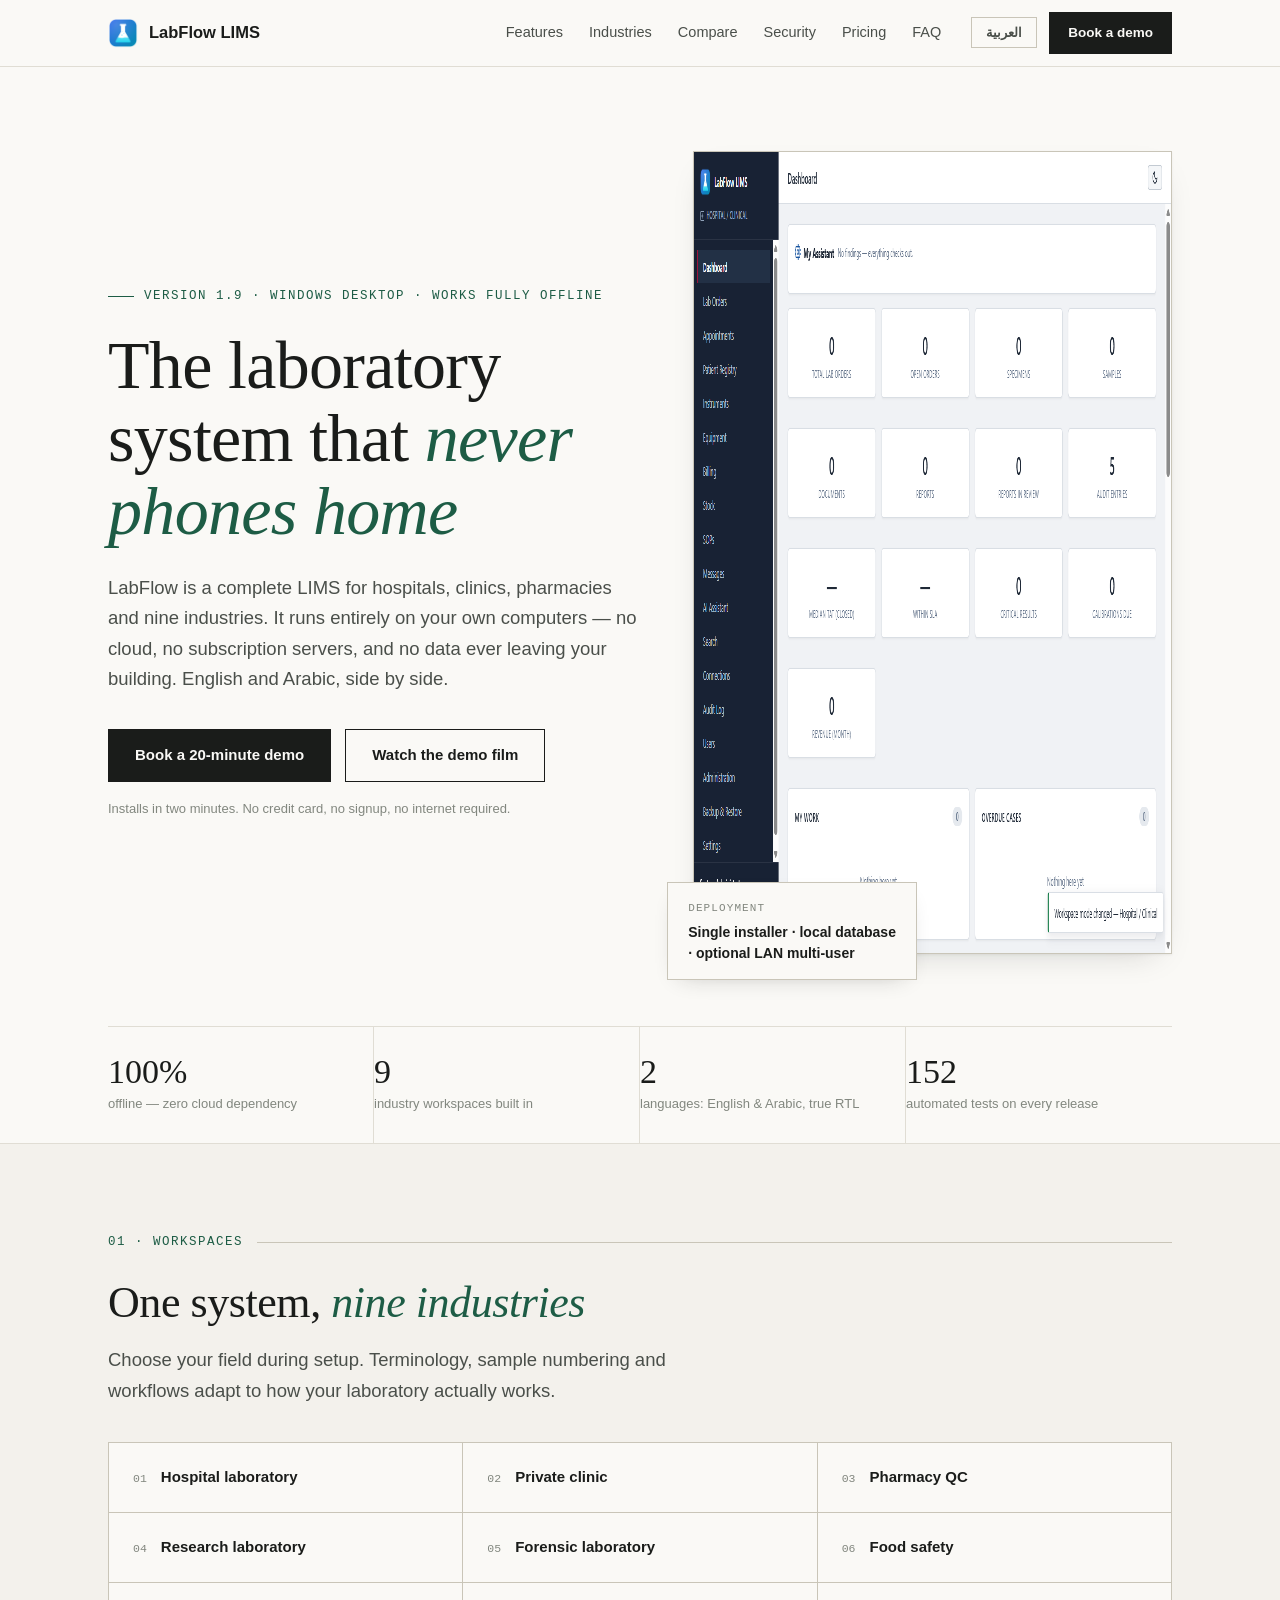
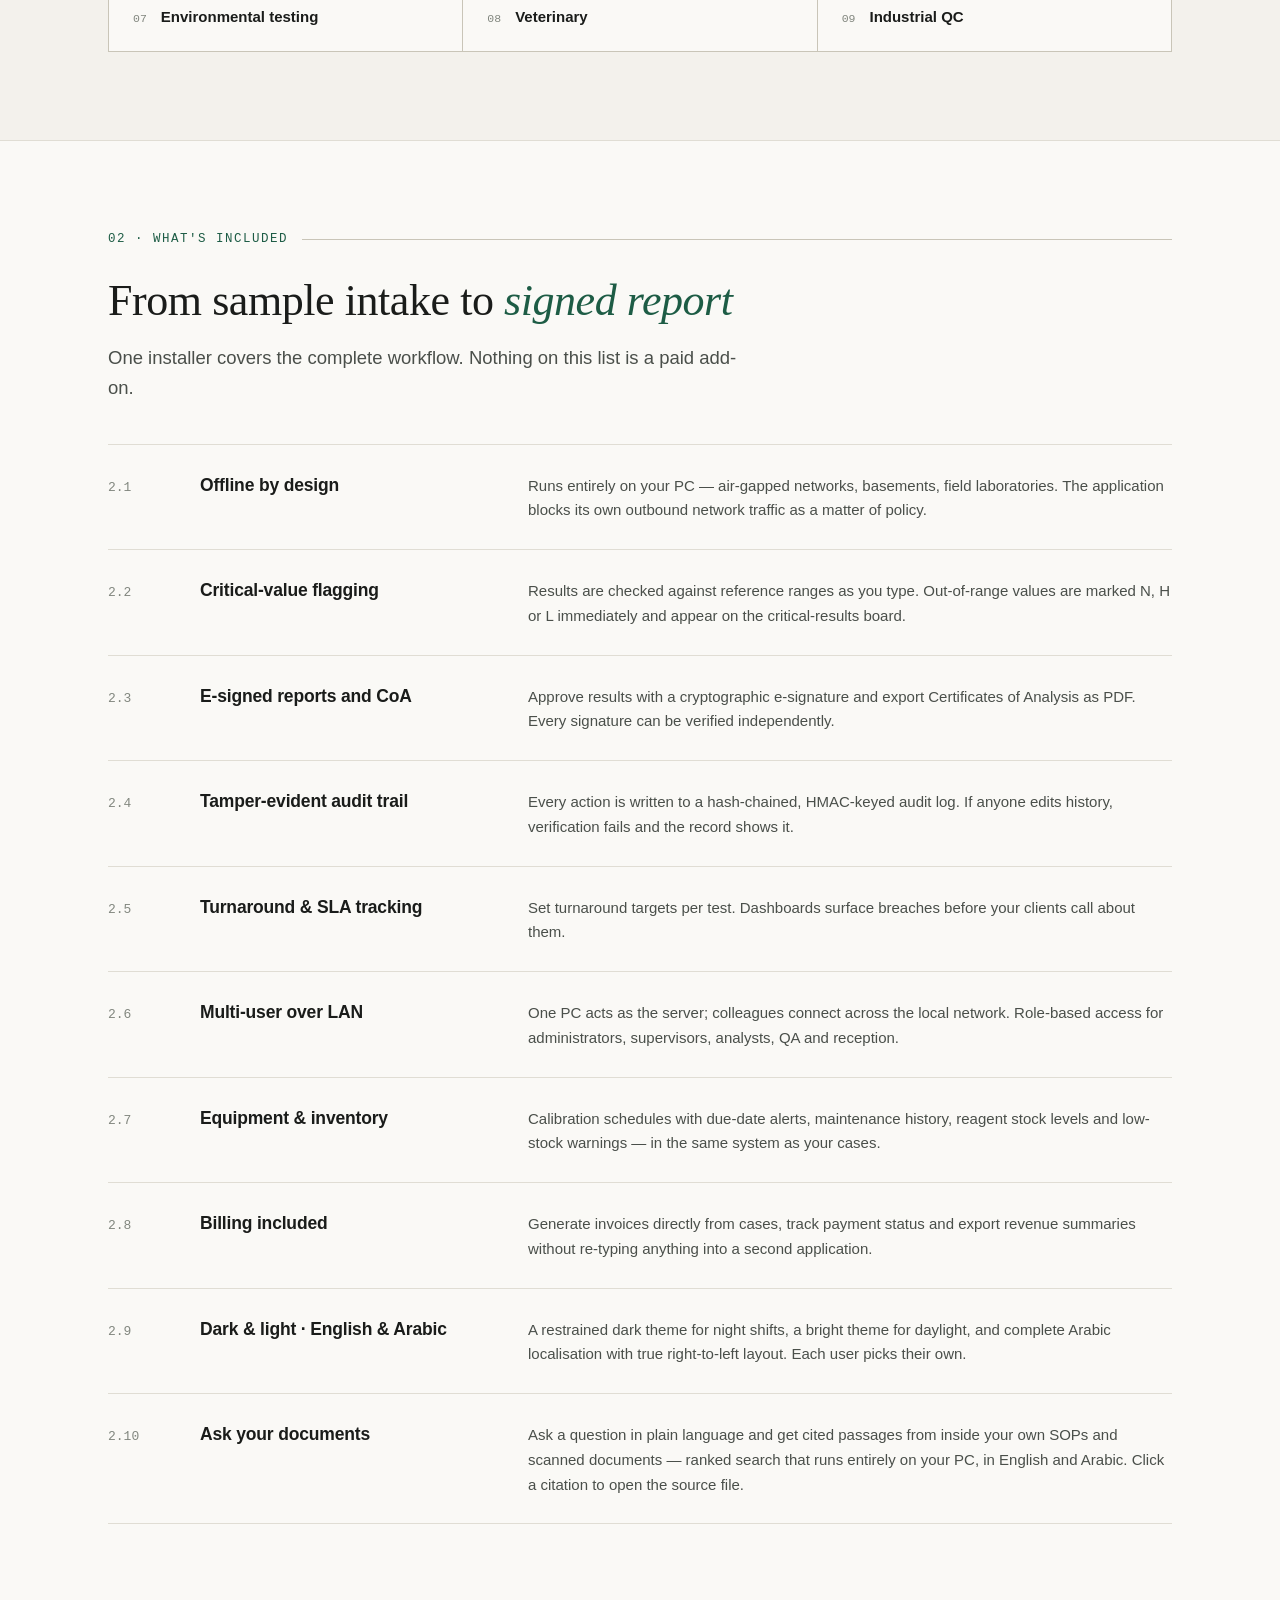
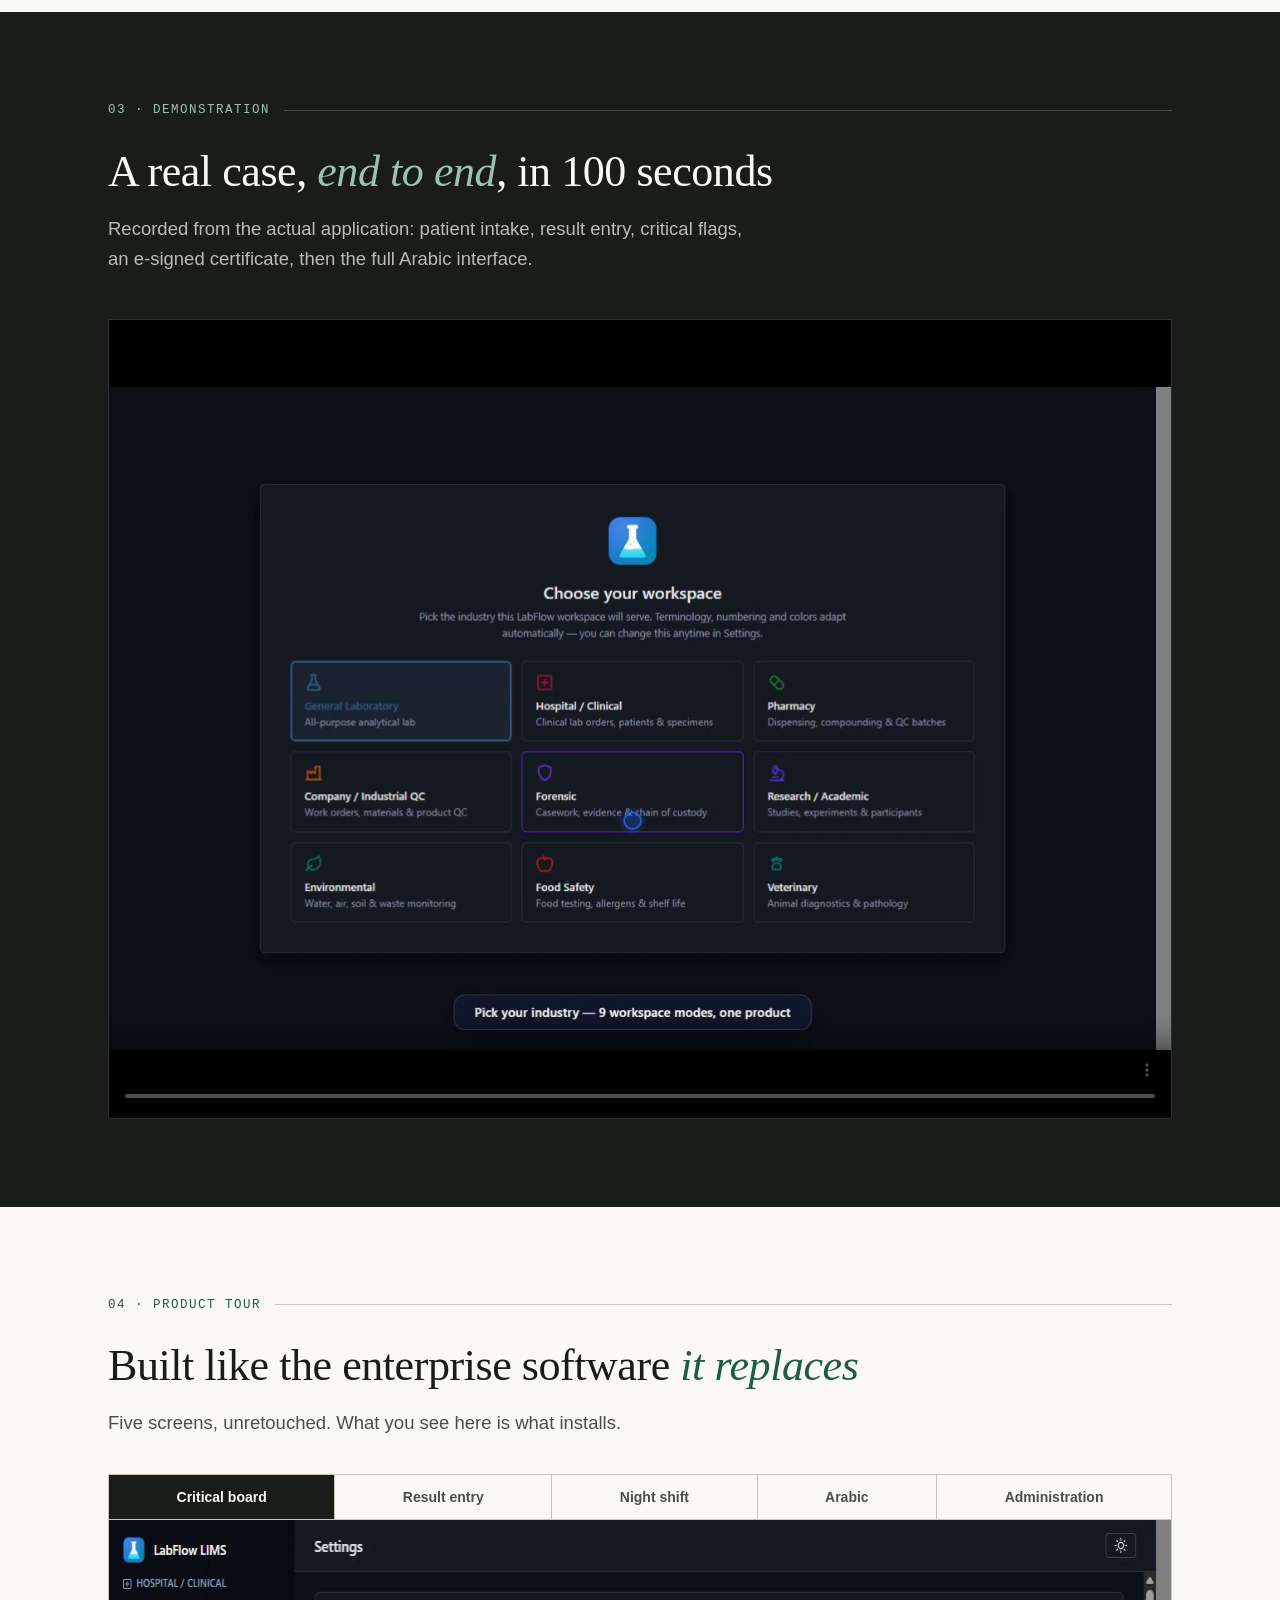
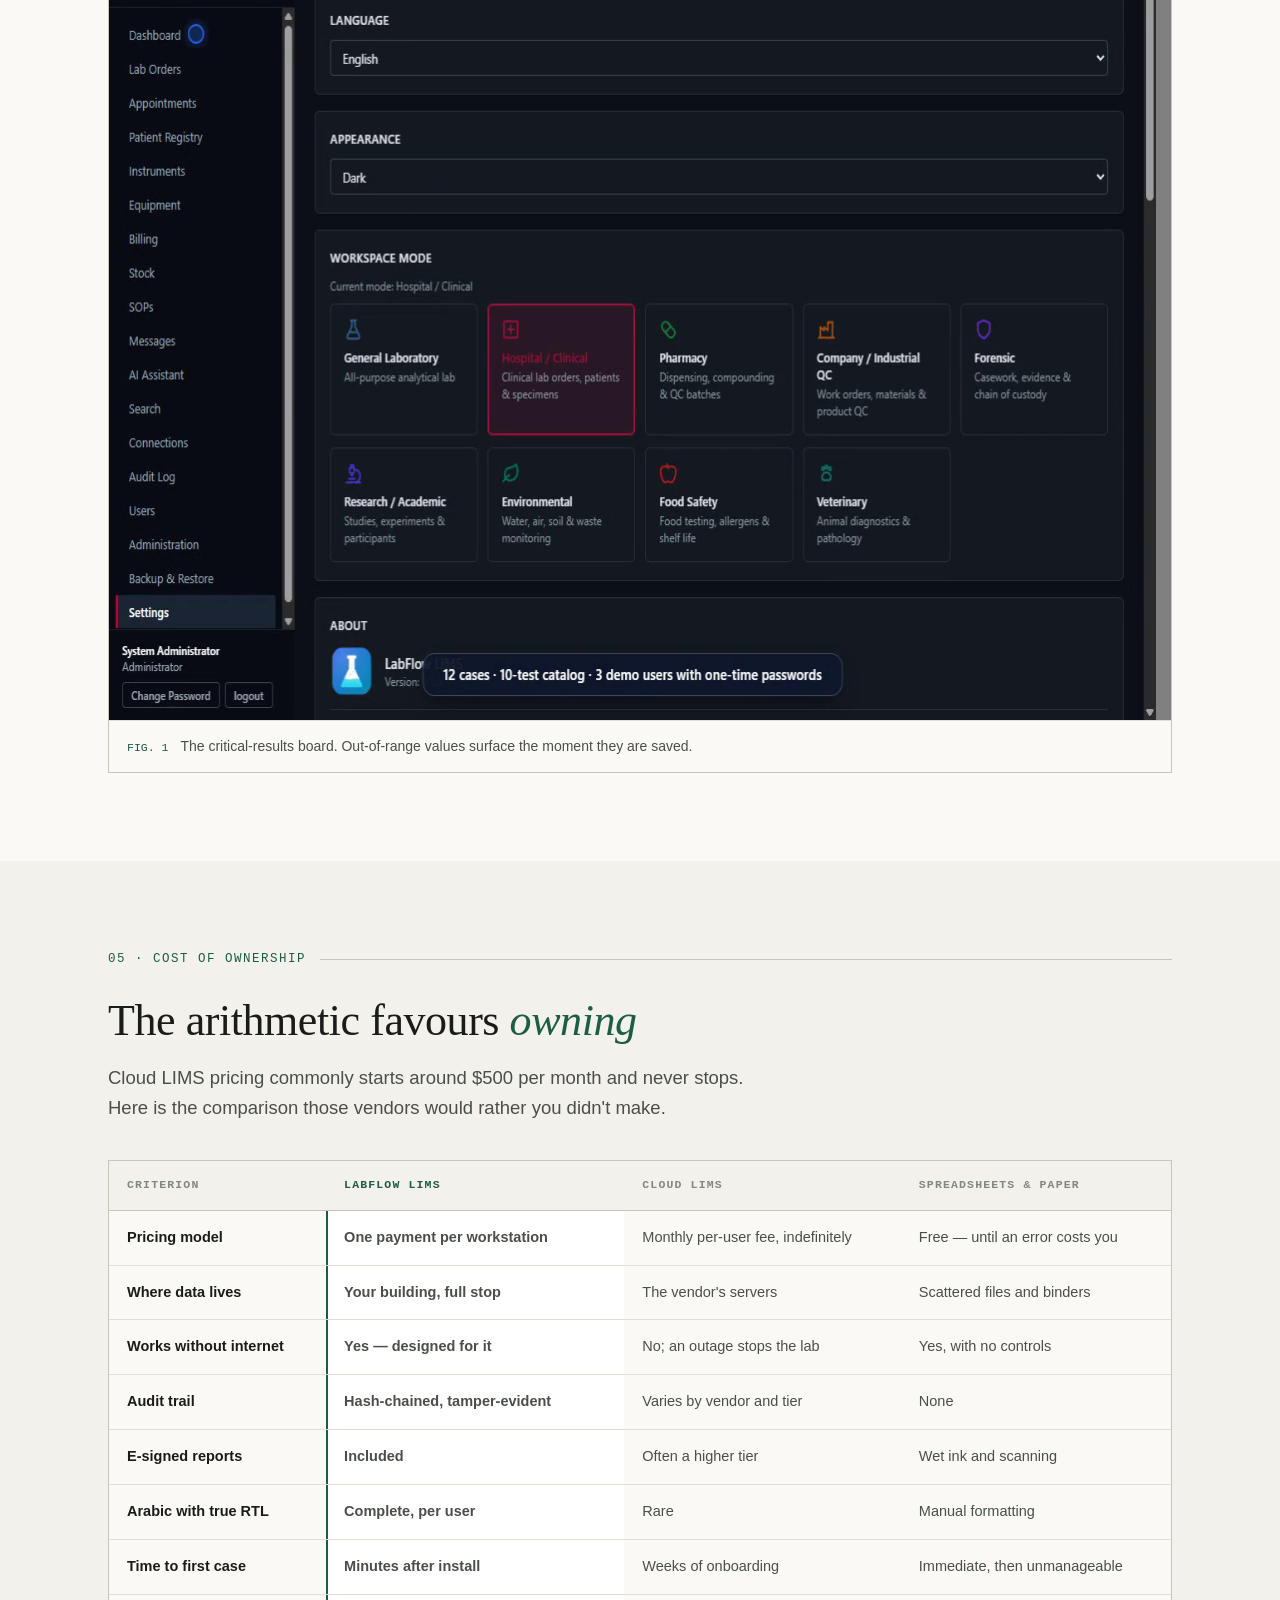
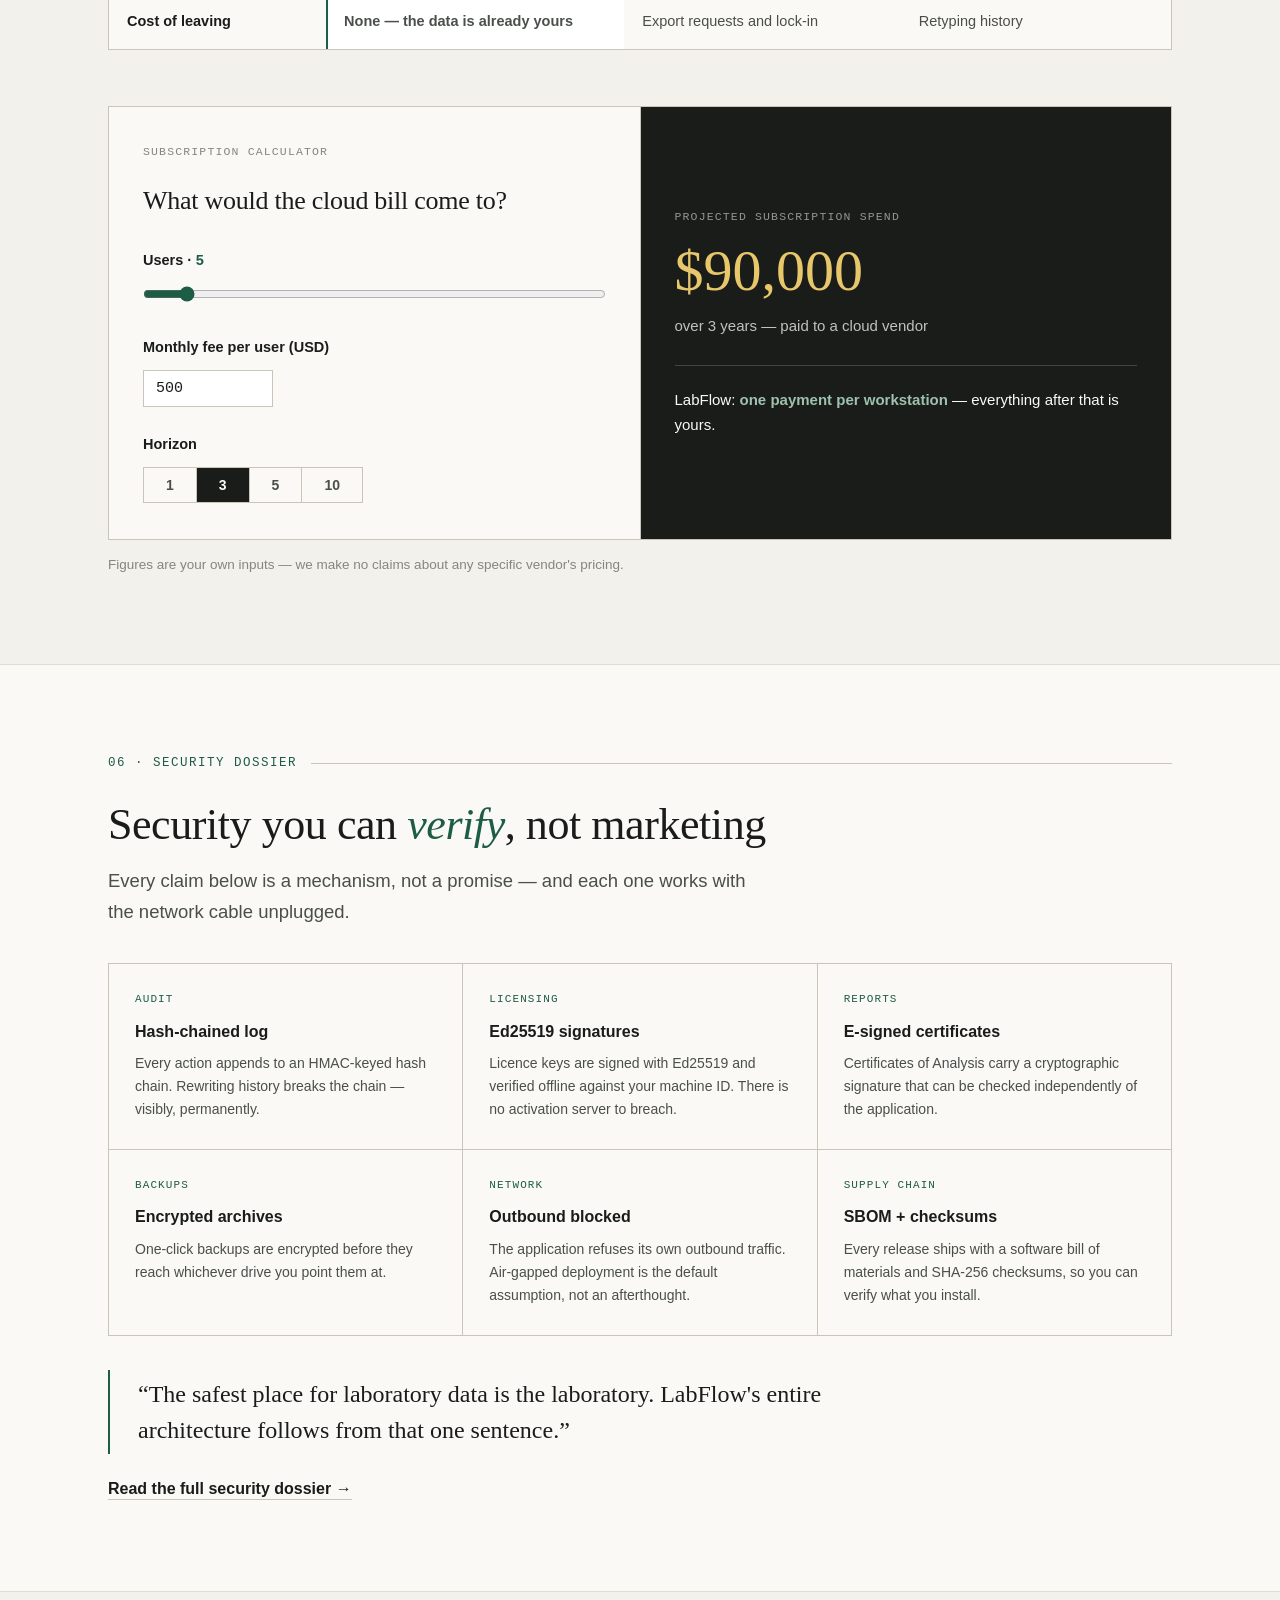
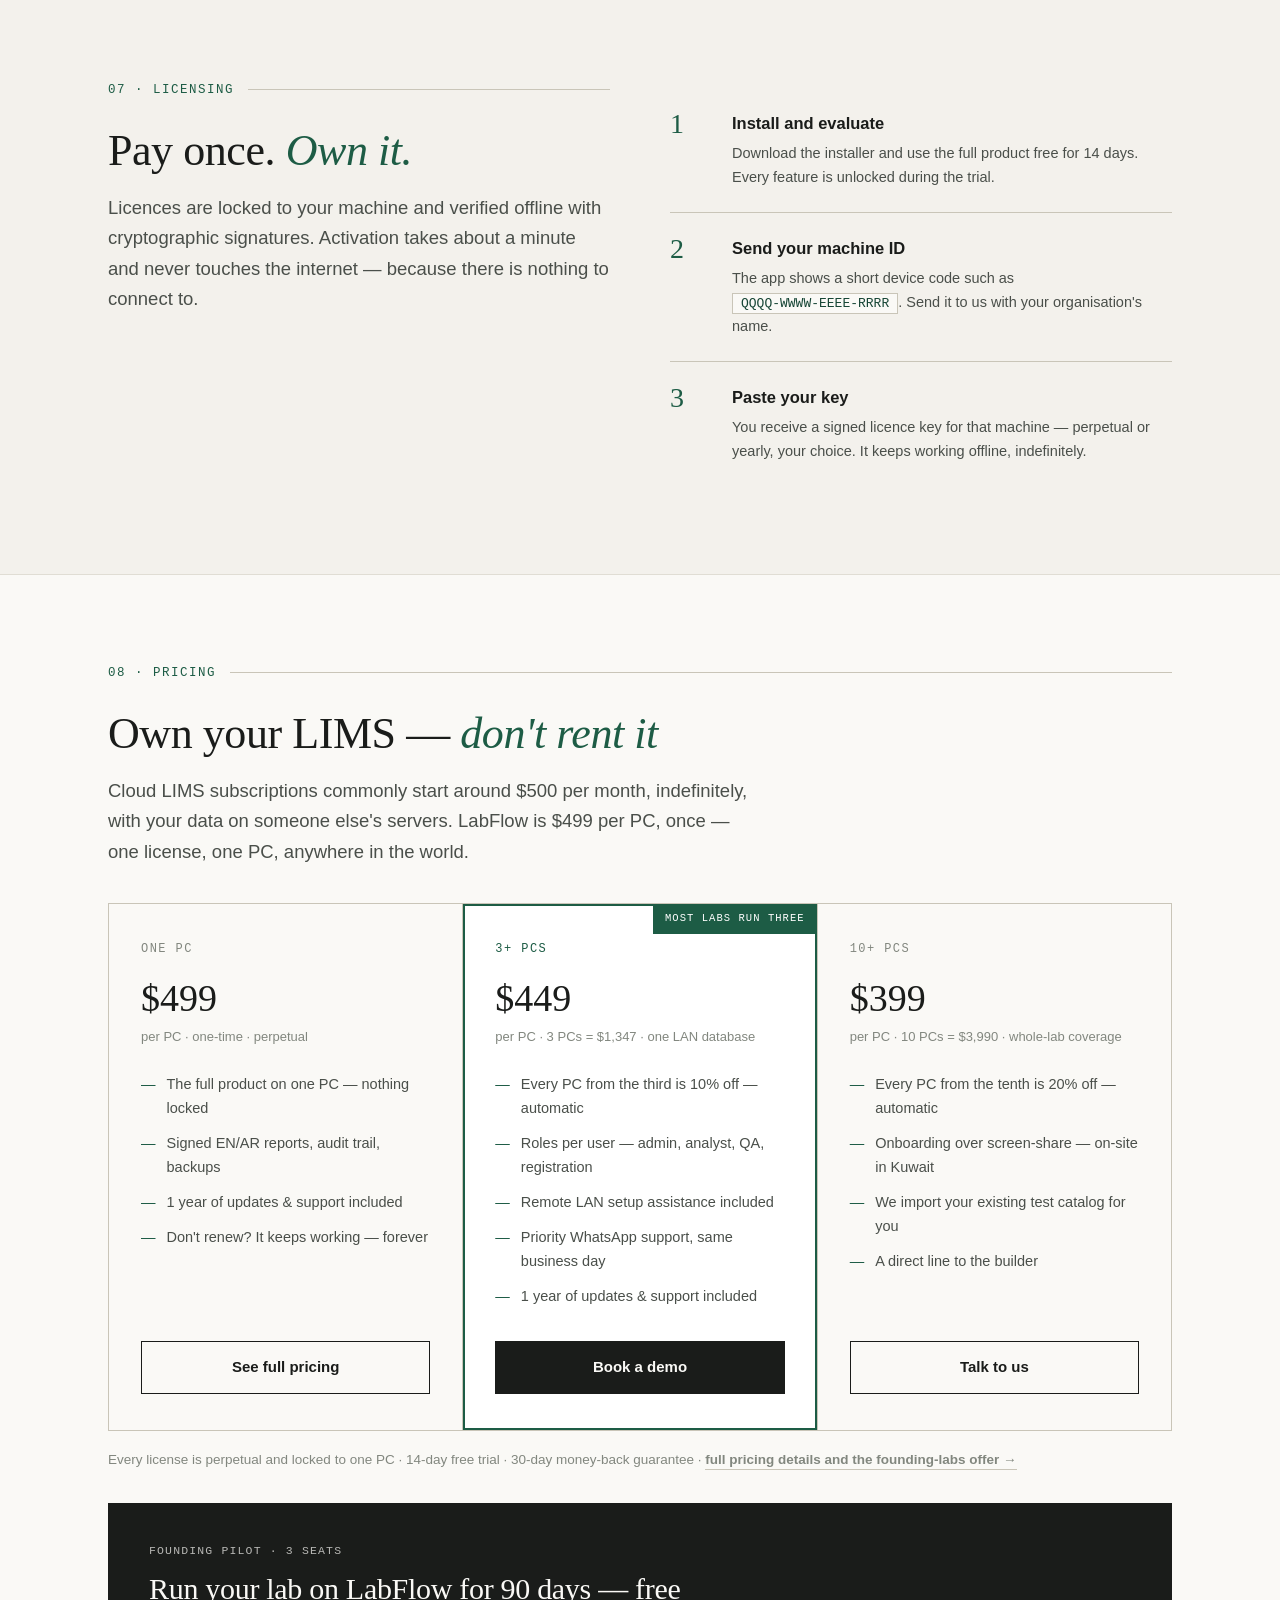
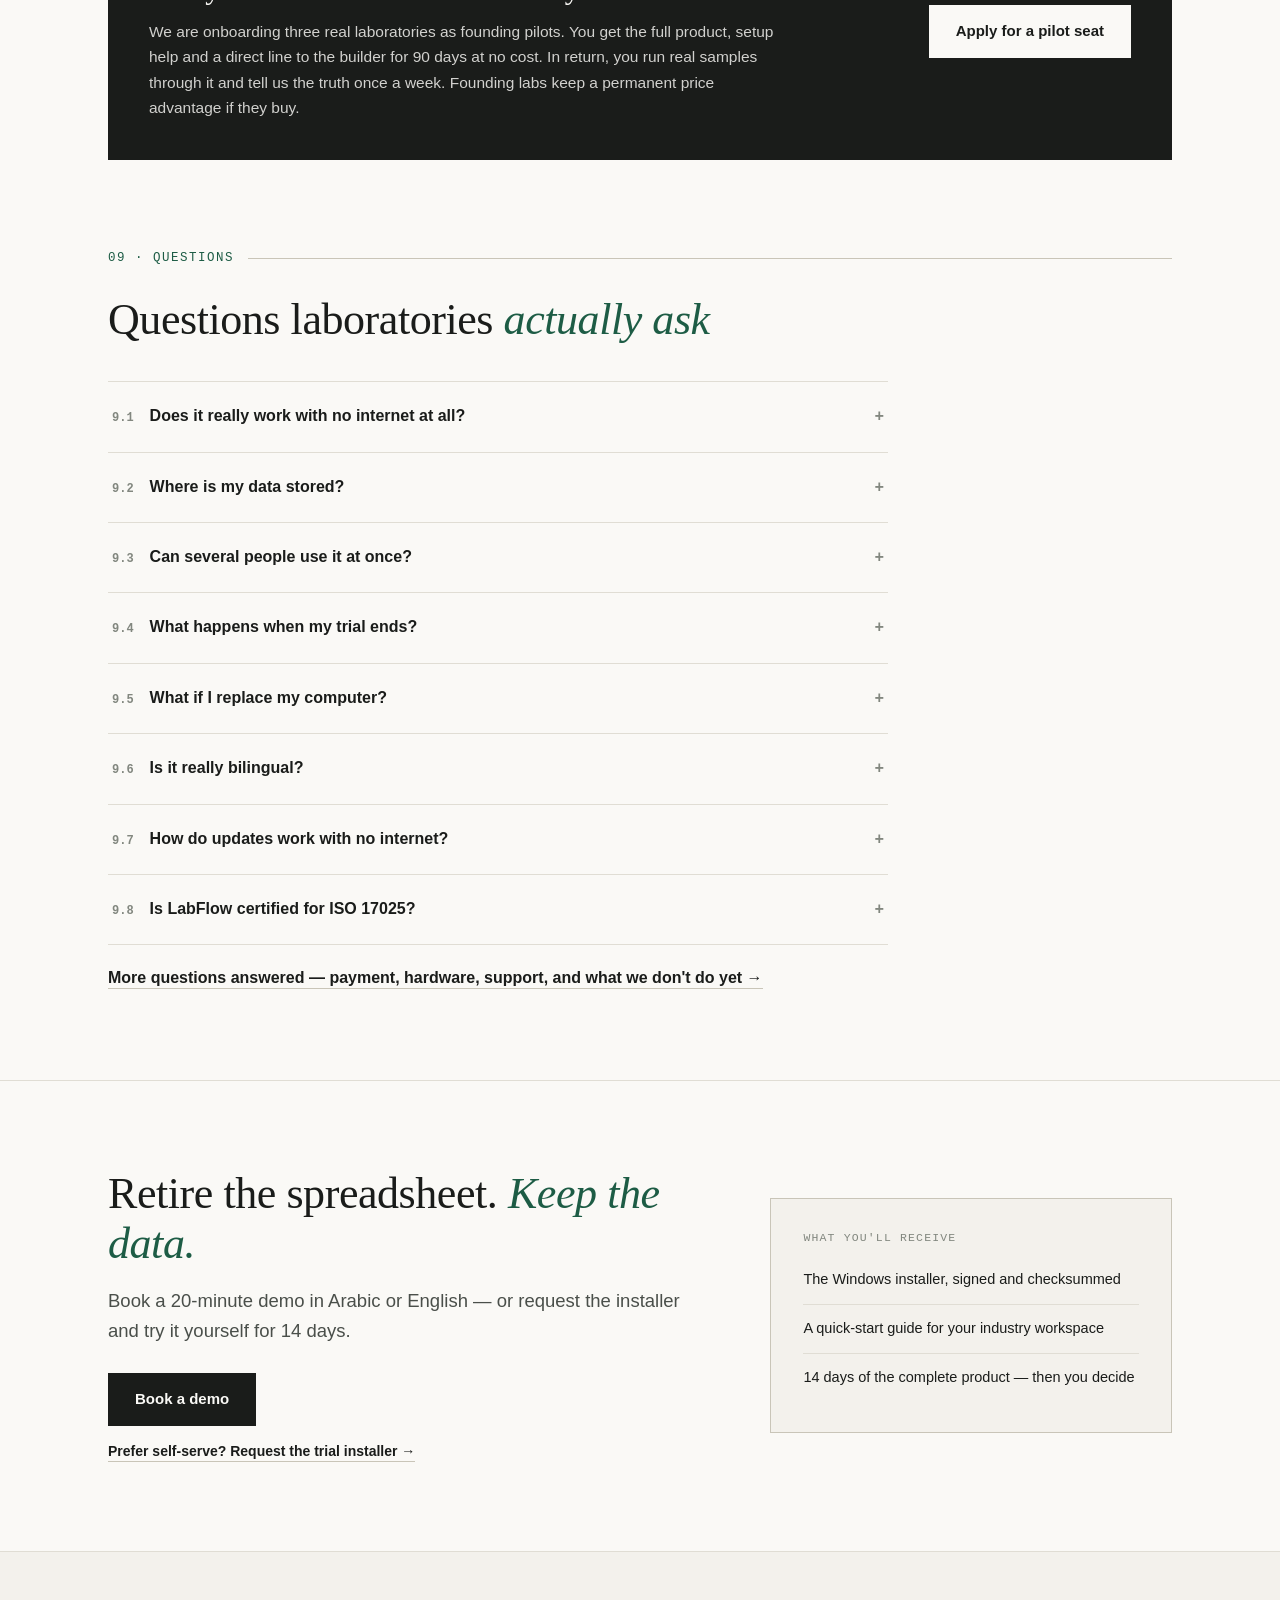
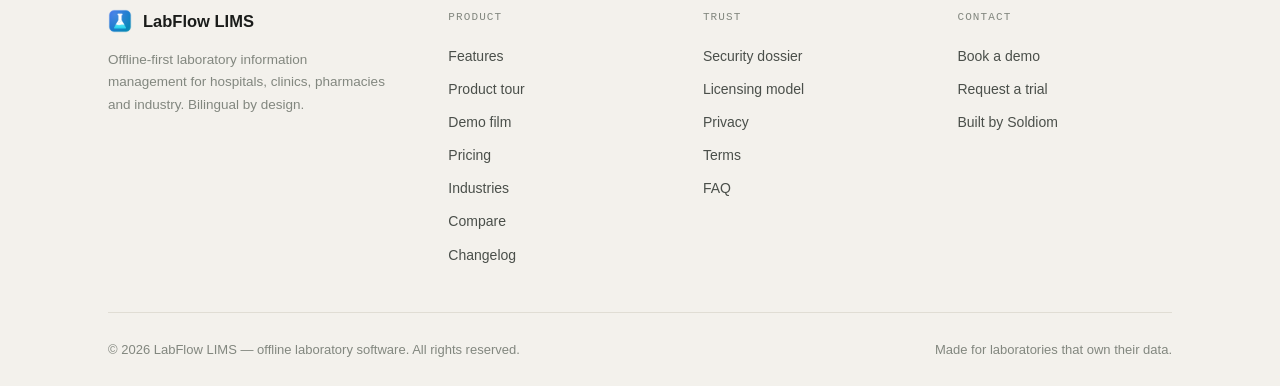
<file: index.html>
<!DOCTYPE html>
<html lang="en" dir="ltr">
<head>
<meta charset="UTF-8">
<meta name="viewport" content="width=device-width, initial-scale=1.0">
<title>LabFlow LIMS — Offline laboratory software for hospitals, clinics and industry</title>
<meta name="description" content="A complete LIMS for hospitals, clinics, pharmacies and 9 industries. 100% offline, bilingual English/Arabic, device-locked licensing. Your data never leaves your building.">
<link rel="canonical" href="https://soldiomai.github.io/labflow-site/">
<link rel="alternate" hreflang="en" href="https://soldiomai.github.io/labflow-site/">
<link rel="alternate" hreflang="ar" href="https://soldiomai.github.io/labflow-site/?lang=ar">
<link rel="icon" type="image/png" href="assets/logo.png">
<meta name="theme-color" content="#faf9f6">
<meta property="og:type" content="website">
<meta property="og:title" content="LabFlow LIMS — Offline laboratory software">
<meta property="og:description" content="Replace Excel and paper with a real LIMS. 100% offline, 9 industry workspaces, English/Arabic, e-signed reports, tamper-evident audit. Free 14-day trial.">
<meta property="og:image" content="https://soldiomai.github.io/labflow-site/assets/dashboard-light.png">
<meta property="og:url" content="https://soldiomai.github.io/labflow-site/">
<meta name="twitter:card" content="summary_large_image">
<meta name="twitter:title" content="LabFlow LIMS — offline laboratory software">
<meta name="twitter:description" content="100% offline · English/Arabic · e-signed CoA · tamper-evident audit · 14-day free trial">
<meta name="twitter:image" content="https://soldiomai.github.io/labflow-site/assets/dashboard-light.png">
<link rel="preload" as="image" href="assets/dashboard-light.png" fetchpriority="high">
<link rel="stylesheet" href="assets/site.css">
<script type="application/ld+json">
{
  "@context": "https://schema.org",
  "@type": "SoftwareApplication",
  "name": "LabFlow LIMS",
  "operatingSystem": "Windows 10, Windows 11",
  "applicationCategory": "BusinessApplication",
  "applicationSubCategory": "Laboratory Information Management System",
  "description": "Offline-first laboratory information management system for hospitals, clinics, pharmacies and nine industries. Bilingual English/Arabic with true RTL, e-signed reports, tamper-evident audit trail and device-locked offline licensing.",
  "url": "https://soldiomai.github.io/labflow-site/",
  "image": "https://soldiomai.github.io/labflow-site/assets/dashboard-light.png",
  "softwareVersion": "1.9.0",
  "inLanguage": ["en", "ar"],
  "offers": [
    {"@type":"Offer","name":"Per-PC license","price":"499","priceCurrency":"USD","description":"One PC — one-time perpetual license"},
    {"@type":"Offer","name":"Volume — 3+ PCs","price":"449","priceCurrency":"USD","description":"Per PC from 3 PCs — shared LAN database"},
    {"@type":"Offer","name":"Volume — 10+ PCs","price":"399","priceCurrency":"USD","description":"Per PC from 10 PCs — onboarding included"}
  ],
  "featureList": [
    "100% offline operation",
    "Nine industry workspaces",
    "E-signed reports and Certificates of Analysis",
    "Hash-chained tamper-evident audit trail",
    "Multi-user over LAN with role-based access and zero-config discovery",
    "Offline document search: ask questions across SOPs and scans",
    "Equipment calibration and inventory tracking",
    "Billing and invoicing",
    "Encrypted backups",
    "English and Arabic with right-to-left layout"
  ]
}
</script>
<script type="application/ld+json">
{
  "@context": "https://schema.org",
  "@type": "FAQPage",
  "mainEntity": [
    {"@type":"Question","name":"Does it really work with no internet at all?","acceptedAnswer":{"@type":"Answer","text":"Yes — completely. LabFlow was built for air-gapped environments: it stores everything in a local database on your PC and blocks its own outbound network requests. Internet is never required, not even for activation."}},
    {"@type":"Question","name":"Where is my data stored?","acceptedAnswer":{"@type":"Answer","text":"In a single database folder on your own machine, with one-click encrypted backups to any drive you choose. Nothing is uploaded anywhere."}},
    {"@type":"Question","name":"Can several people use it at once?","acceptedAnswer":{"@type":"Answer","text":"Yes. One PC runs as the server and colleagues connect over your local network with their own accounts and roles — administrator, supervisor, analyst, QA, registration."}},
    {"@type":"Question","name":"What happens when my trial ends?","acceptedAnswer":{"@type":"Answer","text":"The application locks, but your data stays untouched. Activate with a licence key and you continue exactly where you left off."}},
    {"@type":"Question","name":"What if I replace my computer?","acceptedAnswer":{"@type":"Answer","text":"Licences are locked per device, so you receive a replacement key for the new machine. Restore your encrypted backup and you are running again in minutes."}},
    {"@type":"Question","name":"Is it really bilingual?","acceptedAnswer":{"@type":"Answer","text":"Fully. Every screen, report and label works in English and Arabic with true right-to-left layout. Each user switches from Settings."}},
    {"@type":"Question","name":"How do updates work with no internet?","acceptedAnswer":{"@type":"Answer","text":"Each release is a fresh installer published with SHA-256 checksums and a software bill of materials. Download it on any connected machine, carry it over, install — your database and settings are preserved."}},
    {"@type":"Question","name":"Is LabFlow certified for ISO 17025?","acceptedAnswer":{"@type":"Answer","text":"Accreditation applies to laboratories, not to software. LabFlow is built around ISO 17025-minded workflows — audit trails, signed reports, calibration records — and we will gladly walk your quality team through the controls."}}
  ]
}
</script>
</head>
<body>

<a class="skip" href="#main">Skip to content</a>

<nav class="site" aria-label="Main">
  <div class="nav-in">
    <a class="brand" href="#"><img src="assets/logo.png" alt="LabFlow logo" width="30" height="30"><span>LabFlow&nbsp;LIMS</span></a>
    <div class="nav-links">
      <a href="#features" data-i18n="navFeatures">Features</a>
      <a href="industries.html" data-i18n="navIndustries">Industries</a>
      <a href="compare.html" data-i18n="navCompare">Compare</a>
      <a href="security.html" data-i18n="navSecurity">Security</a>
      <a href="pricing.html" data-i18n="navPricing">Pricing</a>
      <a href="faq.html" data-i18n="navFaq">FAQ</a>
    </div>
    <div class="nav-cta">
      <button class="lang-btn" id="langBtn" onclick="toggleLang()">العربية</button>
      <a class="btn small" href="demo.html" data-i18n="navCta">Book a demo</a>
    </div>
  </div>
</nav>

<main id="main">

<!-- HERO -->
<header class="hero">
  <div class="wrap hero-grid">
    <div>
      <div class="eyebrow"><span class="tick"></span><span data-i18n="pillText">Version 1.9 · Windows desktop · works fully offline</span></div>
      <h1 data-i18n-html="heroTitle">The laboratory system that <em>never phones home</em></h1>
      <p class="lead" data-i18n="heroSub">LabFlow is a complete LIMS for hospitals, clinics, pharmacies and nine industries. It runs entirely on your own computers — no cloud, no subscription servers, and no data ever leaving your building. English and Arabic, side by side.</p>
      <div class="hero-ctas">
        <a class="btn" href="demo.html" data-i18n="heroCta1">Book a 20-minute demo</a>
        <a class="btn alt" href="#demo" data-i18n="heroCta2">Watch the demo film</a>
      </div>
      <div class="hero-note" data-i18n="heroNote">Installs in two minutes. No credit card, no signup, no internet required.</div>
    </div>
    <div class="hero-visual rv">
      <div class="shot"><img src="assets/dashboard-light.png" alt="LabFlow LIMS operations dashboard" width="1264" height="801" fetchpriority="high" decoding="async"></div>
      <div class="spec-card">
        <div class="k" data-i18n="specK">Deployment</div>
        <div class="v" data-i18n="specV">Single installer · local database · optional LAN multi-user</div>
      </div>
    </div>
  </div>
  <div class="wrap">
    <div class="stats">
      <div class="stat"><b>100%</b><span data-i18n="stat1">offline — zero cloud dependency</span></div>
      <div class="stat"><b>9</b><span data-i18n="stat2">industry workspaces built in</span></div>
      <div class="stat"><b>2</b><span data-i18n="stat3">languages: English &amp; Arabic, true RTL</span></div>
      <div class="stat"><b>152</b><span data-i18n="stat4">automated tests on every release</span></div>
    </div>
  </div>
</header>

<!-- 01 INDUSTRIES -->
<section class="ind" id="industries">
  <div class="wrap">
    <div class="sec-label"><span data-i18n="indLabel">01 · Workspaces</span></div>
    <h2 data-i18n-html="indTitle">One system, <em>nine industries</em></h2>
    <p class="lead" style="margin-bottom:36px" data-i18n="indSub">Choose your field during setup. Terminology, sample numbering and workflows adapt to how your laboratory actually works.</p>
    <div class="ind-grid rv">
      <div class="ind-cell"><span class="n">01</span><span class="t" data-i18n="ind1">Hospital laboratory</span></div>
      <div class="ind-cell"><span class="n">02</span><span class="t" data-i18n="ind2">Private clinic</span></div>
      <div class="ind-cell"><span class="n">03</span><span class="t" data-i18n="ind3">Pharmacy QC</span></div>
      <div class="ind-cell"><span class="n">04</span><span class="t" data-i18n="ind4">Research laboratory</span></div>
      <div class="ind-cell"><span class="n">05</span><span class="t" data-i18n="ind5">Forensic laboratory</span></div>
      <div class="ind-cell"><span class="n">06</span><span class="t" data-i18n="ind6">Food safety</span></div>
      <div class="ind-cell"><span class="n">07</span><span class="t" data-i18n="ind7">Environmental testing</span></div>
      <div class="ind-cell"><span class="n">08</span><span class="t" data-i18n="ind8">Veterinary</span></div>
      <div class="ind-cell"><span class="n">09</span><span class="t" data-i18n="ind9">Industrial QC</span></div>
    </div>
  </div>
</section>

<!-- 02 FEATURES -->
<section id="features">
  <div class="wrap">
    <div class="sec-label"><span data-i18n="featLabel">02 · What's included</span></div>
    <h2 data-i18n-html="featTitle">From sample intake to <em>signed report</em></h2>
    <p class="lead" style="margin-bottom:40px" data-i18n="featSub">One installer covers the complete workflow. Nothing on this list is a paid add-on.</p>
    <div class="feat-rows">
      <div class="feat-row rv"><span class="no">2.1</span><h3 data-i18n="f1t">Offline by design</h3><p data-i18n="f1p">Runs entirely on your PC — air-gapped networks, basements, field laboratories. The application blocks its own outbound network traffic as a matter of policy.</p></div>
      <div class="feat-row rv"><span class="no">2.2</span><h3 data-i18n="f2t">Critical-value flagging</h3><p data-i18n="f2p">Results are checked against reference ranges as you type. Out-of-range values are marked N, H or L immediately and appear on the critical-results board.</p></div>
      <div class="feat-row rv"><span class="no">2.3</span><h3 data-i18n="f3t">E-signed reports and CoA</h3><p data-i18n="f3p">Approve results with a cryptographic e-signature and export Certificates of Analysis as PDF. Every signature can be verified independently.</p></div>
      <div class="feat-row rv"><span class="no">2.4</span><h3 data-i18n="f4t">Tamper-evident audit trail</h3><p data-i18n="f4p">Every action is written to a hash-chained, HMAC-keyed audit log. If anyone edits history, verification fails and the record shows it.</p></div>
      <div class="feat-row rv"><span class="no">2.5</span><h3 data-i18n="f5t">Turnaround &amp; SLA tracking</h3><p data-i18n="f5p">Set turnaround targets per test. Dashboards surface breaches before your clients call about them.</p></div>
      <div class="feat-row rv"><span class="no">2.6</span><h3 data-i18n="f6t">Multi-user over LAN</h3><p data-i18n="f6p">One PC acts as the server; colleagues connect across the local network. Role-based access for administrators, supervisors, analysts, QA and reception.</p></div>
      <div class="feat-row rv"><span class="no">2.7</span><h3 data-i18n="f7t">Equipment &amp; inventory</h3><p data-i18n="f7p">Calibration schedules with due-date alerts, maintenance history, reagent stock levels and low-stock warnings — in the same system as your cases.</p></div>
      <div class="feat-row rv"><span class="no">2.8</span><h3 data-i18n="f8t">Billing included</h3><p data-i18n="f8p">Generate invoices directly from cases, track payment status and export revenue summaries without re-typing anything into a second application.</p></div>
      <div class="feat-row rv"><span class="no">2.9</span><h3 data-i18n="f9t">Dark &amp; light · English &amp; Arabic</h3><p data-i18n="f9p">A restrained dark theme for night shifts, a bright theme for daylight, and complete Arabic localisation with true right-to-left layout. Each user picks their own.</p></div>
      <div class="feat-row rv"><span class="no">2.10</span><h3 data-i18n="f10t">Ask your documents</h3><p data-i18n="f10p">Ask a question in plain language and get cited passages from inside your own SOPs and scanned documents — ranked search that runs entirely on your PC, in English and Arabic. Click a citation to open the source file.</p></div>
    </div>
  </div>
</section>

<!-- 03 DEMO -->
<section class="demo" id="demo">
  <div class="wrap">
    <div class="sec-label"><span data-i18n="demoLabel">03 · Demonstration</span></div>
    <h2 data-i18n-html="demoTitle">A real case, <em>end to end</em>, in 100 seconds</h2>
    <p class="lead" data-i18n="demoSub">Recorded from the actual application: patient intake, result entry, critical flags, an e-signed certificate, then the full Arabic interface.</p>
    <video controls preload="metadata" poster="assets/poster.png" class="rv" width="1280" height="800">
      <source src="assets/demo.mp4" type="video/mp4">
    </video>
  </div>
</section>

<!-- 04 PRODUCT TOUR -->
<section id="tour">
  <div class="wrap">
    <div class="sec-label"><span data-i18n="tourLabel">04 · Product tour</span></div>
    <h2 data-i18n-html="tourTitle">Built like the enterprise software <em>it replaces</em></h2>
    <p class="lead" data-i18n="tourSub">Five screens, unretouched. What you see here is what installs.</p>
    <div class="tour-tabs rv" role="tablist" aria-label="Product screens">
      <button class="tour-tab" role="tab" aria-selected="true" data-i18n="tt1">Critical board</button>
      <button class="tour-tab" role="tab" aria-selected="false" data-i18n="tt2">Result entry</button>
      <button class="tour-tab" role="tab" aria-selected="false" data-i18n="tt3">Night shift</button>
      <button class="tour-tab" role="tab" aria-selected="false" data-i18n="tt4">Arabic</button>
      <button class="tour-tab" role="tab" aria-selected="false" data-i18n="tt5">Administration</button>
    </div>
    <figure class="tour-panel active"><img src="assets/shot-critical.png" alt="Critical results board" loading="lazy" width="1280" height="800"><figcaption><span class="fig-n">FIG. 1</span><span data-i18n="g1">The critical-results board. Out-of-range values surface the moment they are saved.</span></figcaption></figure>
    <figure class="tour-panel"><img src="assets/shot-tests.png" alt="Result entry with live flags" loading="lazy" width="1280" height="800"><figcaption><span class="fig-n">FIG. 2</span><span data-i18n="g2">Result entry with live N/H/L flagging against each test's reference range.</span></figcaption></figure>
    <figure class="tour-panel"><img src="assets/dashboard-dark.png" alt="Dark mode dashboard" loading="lazy" width="1264" height="801"><figcaption><span class="fig-n">FIG. 3</span><span data-i18n="g3">The same dashboard in dark mode — designed for night-shift work.</span></figcaption></figure>
    <figure class="tour-panel"><img src="assets/shot-arabic.png" alt="Arabic RTL interface" loading="lazy" width="1280" height="800"><figcaption><span class="fig-n">FIG. 4</span><span data-i18n="g4">The complete Arabic interface. True right-to-left layout, not a bolted-on translation.</span></figcaption></figure>
    <figure class="tour-panel"><img src="assets/settings-dark.png" alt="Settings and administration" loading="lazy" width="1264" height="801"><figcaption><span class="fig-n">FIG. 5</span><span data-i18n="g5">Settings: users and roles, encrypted backups, licence, language — administration without a manual.</span></figcaption></figure>
  </div>
</section>

<!-- 05 COST OF OWNERSHIP -->
<section class="ind" id="cost">
  <div class="wrap">
    <div class="sec-label"><span data-i18n="costLabel">05 · Cost of ownership</span></div>
    <h2 data-i18n-html="costTitle">The arithmetic favours <em>owning</em></h2>
    <p class="lead" style="margin-bottom:36px" data-i18n="costSub">Cloud LIMS pricing commonly starts around $500 per month and never stops. Here is the comparison those vendors would rather you didn't make.</p>

    <div class="tbl-scroll rv">
      <table class="compare">
        <thead>
          <tr>
            <th data-i18n="cmpH0">Criterion</th>
            <th class="hl">LabFlow LIMS</th>
            <th data-i18n="cmpH2">Cloud LIMS</th>
            <th data-i18n="cmpH3">Spreadsheets &amp; paper</th>
          </tr>
        </thead>
        <tbody>
          <tr><td data-i18n="cmpR1">Pricing model</td><td class="hl" data-i18n="cmpR1a">One payment per workstation</td><td data-i18n="cmpR1b">Monthly per-user fee, indefinitely</td><td data-i18n="cmpR1c">Free — until an error costs you</td></tr>
          <tr><td data-i18n="cmpR2">Where data lives</td><td class="hl" data-i18n="cmpR2a">Your building, full stop</td><td data-i18n="cmpR2b">The vendor's servers</td><td data-i18n="cmpR2c">Scattered files and binders</td></tr>
          <tr><td data-i18n="cmpR3">Works without internet</td><td class="hl" data-i18n="cmpR3a">Yes — designed for it</td><td data-i18n="cmpR3b">No; an outage stops the lab</td><td data-i18n="cmpR3c">Yes, with no controls</td></tr>
          <tr><td data-i18n="cmpR4">Audit trail</td><td class="hl" data-i18n="cmpR4a">Hash-chained, tamper-evident</td><td data-i18n="cmpR4b">Varies by vendor and tier</td><td data-i18n="cmpR4c">None</td></tr>
          <tr><td data-i18n="cmpR5">E-signed reports</td><td class="hl" data-i18n="cmpR5a">Included</td><td data-i18n="cmpR5b">Often a higher tier</td><td data-i18n="cmpR5c">Wet ink and scanning</td></tr>
          <tr><td data-i18n="cmpR6">Arabic with true RTL</td><td class="hl" data-i18n="cmpR6a">Complete, per user</td><td data-i18n="cmpR6b">Rare</td><td data-i18n="cmpR6c">Manual formatting</td></tr>
          <tr><td data-i18n="cmpR7">Time to first case</td><td class="hl" data-i18n="cmpR7a">Minutes after install</td><td data-i18n="cmpR7b">Weeks of onboarding</td><td data-i18n="cmpR7c">Immediate, then unmanageable</td></tr>
          <tr><td data-i18n="cmpR8">Cost of leaving</td><td class="hl" data-i18n="cmpR8a">None — the data is already yours</td><td data-i18n="cmpR8b">Export requests and lock-in</td><td data-i18n="cmpR8c">Retyping history</td></tr>
        </tbody>
      </table>
    </div>

    <div class="calc rv" id="calc" style="margin-top:56px">
      <div>
        <div class="mono-label" style="margin-bottom:18px" data-i18n="calcK">Subscription calculator</div>
        <h3 class="serif" style="font-size:26px;margin-bottom:26px" data-i18n="calcTitle">What would the cloud bill come to?</h3>
        <div class="row">
          <label for="calcUsers"><span data-i18n="calcUsersL">Users</span> · <span class="val" id="calcUsersVal">5</span></label>
          <input type="range" id="calcUsers" min="1" max="50" value="5">
        </div>
        <div class="row">
          <label for="calcFee" data-i18n="calcFeeL">Monthly fee per user (USD)</label>
          <input type="number" id="calcFee" min="0" step="50" value="500">
        </div>
        <div class="row" style="margin-bottom:0">
          <label data-i18n="calcYearsL">Horizon</label>
          <div class="yr-btns">
            <button type="button" data-years="1" aria-pressed="false">1</button>
            <button type="button" data-years="3" aria-pressed="true">3</button>
            <button type="button" data-years="5" aria-pressed="false">5</button>
            <button type="button" data-years="10" aria-pressed="false">10</button>
          </div>
        </div>
      </div>
      <div class="out">
        <div class="k" data-i18n="calcOutK">Projected subscription spend</div>
        <div class="big" id="calcCloud">$90,000</div>
        <div class="sub" id="calcYearsOut">over 3 years — paid to a cloud vendor</div>
        <div class="vs" id="calcVs">LabFlow: <b>one payment per workstation</b> — everything after that is yours.</div>
      </div>
    </div>
    <p class="small" style="margin-top:14px" data-i18n="calcFoot">Figures are your own inputs — we make no claims about any specific vendor's pricing.</p>
  </div>
</section>

<!-- 06 SECURITY -->
<section id="security">
  <div class="wrap">
    <div class="sec-label"><span data-i18n="secLabel">06 · Security dossier</span></div>
    <h2 data-i18n-html="secTitle">Security you can <em>verify</em>, not marketing</h2>
    <p class="lead" style="margin-bottom:36px" data-i18n="secSub">Every claim below is a mechanism, not a promise — and each one works with the network cable unplugged.</p>
    <div class="sec-grid rv">
      <div class="sec-cell"><div class="k" data-i18n="sc1k">Audit</div><h3 data-i18n="sc1h">Hash-chained log</h3><p data-i18n="sc1p">Every action appends to an HMAC-keyed hash chain. Rewriting history breaks the chain — visibly, permanently.</p></div>
      <div class="sec-cell"><div class="k" data-i18n="sc2k">Licensing</div><h3 data-i18n="sc2h">Ed25519 signatures</h3><p data-i18n="sc2p">Licence keys are signed with Ed25519 and verified offline against your machine ID. There is no activation server to breach.</p></div>
      <div class="sec-cell"><div class="k" data-i18n="sc3k">Reports</div><h3 data-i18n="sc3h">E-signed certificates</h3><p data-i18n="sc3p">Certificates of Analysis carry a cryptographic signature that can be checked independently of the application.</p></div>
      <div class="sec-cell"><div class="k" data-i18n="sc4k">Backups</div><h3 data-i18n="sc4h">Encrypted archives</h3><p data-i18n="sc4p">One-click backups are encrypted before they reach whichever drive you point them at.</p></div>
      <div class="sec-cell"><div class="k" data-i18n="sc5k">Network</div><h3 data-i18n="sc5h">Outbound blocked</h3><p data-i18n="sc5p">The application refuses its own outbound traffic. Air-gapped deployment is the default assumption, not an afterthought.</p></div>
      <div class="sec-cell"><div class="k" data-i18n="sc6k">Supply chain</div><h3 data-i18n="sc6h">SBOM + checksums</h3><p data-i18n="sc6p">Every release ships with a software bill of materials and SHA-256 checksums, so you can verify what you install.</p></div>
    </div>
    <div class="pull rv">
      <p data-i18n="secQuote">“The safest place for laboratory data is the laboratory. LabFlow's entire architecture follows from that one sentence.”</p>
    </div>
    <p style="margin-top:22px"><a class="textlink" href="security.html" data-i18n="secMore">Read the full security dossier →</a></p>
  </div>
</section>

<!-- 07 LICENSING -->
<section class="lic" id="licensing">
  <div class="wrap lic-grid">
    <div>
      <div class="sec-label"><span data-i18n="licLabel">07 · Licensing</span></div>
      <h2 data-i18n-html="licTitle">Pay once. <em>Own it.</em></h2>
      <p class="lead" data-i18n="licSub">Licences are locked to your machine and verified offline with cryptographic signatures. Activation takes about a minute and never touches the internet — because there is nothing to connect to.</p>
    </div>
    <div class="lic-steps rv">
      <div class="lic-step"><span class="sn">1</span><div><h3 data-i18n="s1t">Install and evaluate</h3><p data-i18n="s1p">Download the installer and use the full product free for 14 days. Every feature is unlocked during the trial.</p></div></div>
      <div class="lic-step"><span class="sn">2</span><div><h3 data-i18n="s2t">Send your machine ID</h3><p data-i18n-html="s2p">The app shows a short device code such as <span class="machine-chip">QQQQ-WWWW-EEEE-RRRR</span>. Send it to us with your organisation's name.</p></div></div>
      <div class="lic-step"><span class="sn">3</span><div><h3 data-i18n="s3t">Paste your key</h3><p data-i18n="s3p">You receive a signed licence key for that machine — perpetual or yearly, your choice. It keeps working offline, indefinitely.</p></div></div>
    </div>
  </div>
</section>

<!-- 08 PRICING -->
<section id="pricing">
  <div class="wrap">
    <div class="sec-label"><span data-i18n="prLabel">08 · Pricing</span></div>
    <h2 data-i18n-html="prTitle">Own your LIMS — <em>don't rent it</em></h2>
    <p class="lead" style="margin-bottom:36px" data-i18n="prSub">Cloud LIMS subscriptions commonly start around $500 per month, indefinitely, with your data on someone else's servers. LabFlow is $499 per PC, once — one license, one PC, anywhere in the world.</p>
    <div class="price-grid rv">
      <div class="price">
        <div class="plan" data-i18n="p1n">ONE PC</div>
        <div class="amt" data-i18n="p1a">$499</div>
        <div class="per" data-i18n="p1per">per PC · one-time · perpetual</div>
        <ul>
          <li data-i18n="p1f1">The full product on one PC — nothing locked</li>
          <li data-i18n="p1f2">Signed EN/AR reports, audit trail, backups</li>
          <li data-i18n="p1f3">1 year of updates &amp; support included</li>
          <li data-i18n="p1f4">Don't renew? It keeps working — forever</li>
        </ul>
        <a class="btn alt" href="pricing.html" data-i18n="p1cta">See full pricing</a>
      </div>
      <div class="price hot">
        <div class="hot-tag" data-i18n="p2tag">Most labs run three</div>
        <div class="plan" data-i18n="p2n">3+ PCS</div>
        <div class="amt" data-i18n="p2a">$449</div>
        <div class="per" data-i18n="p2per">per PC · 3 PCs = $1,347 · one LAN database</div>
        <ul>
          <li data-i18n="p2f1">Every PC from the third is 10% off — automatic</li>
          <li data-i18n="p2f2">Roles per user — admin, analyst, QA, registration</li>
          <li data-i18n="p2f3">Remote LAN setup assistance included</li>
          <li data-i18n="p2f4">Priority WhatsApp support, same business day</li>
          <li data-i18n="p2f5">1 year of updates &amp; support included</li>
        </ul>
        <a class="btn" href="demo.html" data-i18n="p2cta">Book a demo</a>
      </div>
      <div class="price">
        <div class="plan" data-i18n="p3n">10+ PCS</div>
        <div class="amt" data-i18n="p3a">$399</div>
        <div class="per" data-i18n="p3per">per PC · 10 PCs = $3,990 · whole-lab coverage</div>
        <ul>
          <li data-i18n="p3f1">Every PC from the tenth is 20% off — automatic</li>
          <li data-i18n="p3f2">Onboarding over screen-share — on-site in Kuwait</li>
          <li data-i18n="p3f3">We import your existing test catalog for you</li>
          <li data-i18n="p3f4">A direct line to the builder</li>
        </ul>
        <a class="btn alt" href="demo.html" data-i18n="p3cta">Talk to us</a>
      </div>
    </div>
    <p class="price-foot rv" data-i18n-html="prFoot">Every license is perpetual and locked to one PC · 14-day free trial · 30-day money-back guarantee · <a class="textlink" href="pricing.html">full pricing details and the founding-labs offer →</a></p>
    <div class="pilot-cta rv" id="pilot">
      <div class="pilot-cta-txt">
        <div class="mono-label" style="color:inherit;opacity:.7;margin-bottom:10px" data-i18n="piTag">Founding pilot · 3 seats</div>
        <h3 class="serif" data-i18n="piTitle">Run your lab on LabFlow for 90 days — free</h3>
        <p data-i18n="piSub">We are onboarding three real laboratories as founding pilots. You get the full product, setup help and a direct line to the builder for 90 days at no cost. In return, you run real samples through it and tell us the truth once a week. Founding labs keep a permanent price advantage if they buy.</p>
      </div>
      <a class="btn pilot-btn" href="https://github.com/SoldiomAI/labflow-site/issues/new?template=pilot-request.yml" target="_blank" rel="noopener" data-i18n="piCta">Apply for a pilot seat</a>
    </div>
  </div>
</section>

<!-- 09 FAQ -->
<section id="faq" style="padding-top:0">
  <div class="wrap">
    <div class="sec-label"><span data-i18n="faqLabel">09 · Questions</span></div>
    <h2 style="margin-bottom:36px" data-i18n-html="faqTitle">Questions laboratories <em>actually ask</em></h2>
    <div class="faq">
      <details><summary><span class="q-n">9.1</span><span class="q-t" data-i18n="q1">Does it really work with no internet at all?</span><span class="q-m"></span></summary><div class="a" data-i18n="a1">Yes — completely. LabFlow was built for air-gapped environments: it stores everything in a local database on your PC and blocks its own outbound network requests. Internet is never required, not even for activation.</div></details>
      <details><summary><span class="q-n">9.2</span><span class="q-t" data-i18n="q2">Where is my data stored?</span><span class="q-m"></span></summary><div class="a" data-i18n="a2">In a single database folder on your own machine, with one-click encrypted backups to any drive you choose. You can open the folder from Settings. Nothing is uploaded anywhere.</div></details>
      <details><summary><span class="q-n">9.3</span><span class="q-t" data-i18n="q3">Can several people use it at once?</span><span class="q-m"></span></summary><div class="a" data-i18n="a3">Yes. One PC runs as the server and colleagues connect over your local network with their own accounts and roles — administrator, supervisor, analyst, QA, registration. Still no internet involved.</div></details>
      <details><summary><span class="q-n">9.4</span><span class="q-t" data-i18n="q4">What happens when my trial ends?</span><span class="q-m"></span></summary><div class="a" data-i18n="a4">The application locks, but your data stays untouched. Activate with a licence key and you continue exactly where you left off — nothing is deleted.</div></details>
      <details><summary><span class="q-n">9.5</span><span class="q-t" data-i18n="q5">What if I replace my computer?</span><span class="q-m"></span></summary><div class="a" data-i18n="a5">Licences are locked per device, so you receive a replacement key for the new machine. Restore your encrypted backup and you are running again in minutes.</div></details>
      <details><summary><span class="q-n">9.6</span><span class="q-t" data-i18n="q6">Is it really bilingual?</span><span class="q-m"></span></summary><div class="a" data-i18n="a6">Fully. Every screen, report and label works in English and Arabic with true right-to-left layout. Each user switches from Settings — per account, not per installation.</div></details>
      <details><summary><span class="q-n">9.7</span><span class="q-t" data-i18n="q7">How do updates work with no internet?</span><span class="q-m"></span></summary><div class="a" data-i18n="a7">Each release is a fresh installer published with SHA-256 checksums and a software bill of materials. Download it on any connected machine, carry it over on a USB drive, and install — your database and settings are preserved.</div></details>
      <details><summary><span class="q-n">9.8</span><span class="q-t" data-i18n="q8">Is LabFlow certified for ISO 17025?</span><span class="q-m"></span></summary><div class="a" data-i18n="a8">Accreditation applies to laboratories, not to software. LabFlow is built around ISO 17025-minded workflows — audit trails, signed reports, calibration records — and we will gladly walk your quality team through how each control maps to your requirements.</div></details>
    </div>
    <p style="margin-top:20px"><a class="textlink" href="faq.html" data-i18n="faqMore">More questions answered — payment, hardware, support, and what we don't do yet →</a></p>
  </div>
</section>

<!-- FINAL CTA -->
<section class="final" id="contact">
  <div class="wrap final-in">
    <div>
      <h2 data-i18n-html="finalTitle">Retire the spreadsheet. <em>Keep the data.</em></h2>
      <p class="lead" data-i18n="finalSub">Book a 20-minute demo in Arabic or English — or request the installer and try it yourself for 14 days.</p>
      <a class="btn" id="mailCta" href="demo.html" data-i18n="finalCta1">Book a demo</a>
      <p style="margin-top:14px;font-size:14px"><a class="textlink" href="https://github.com/SoldiomAI/labflow-site/issues/new?template=trial-request.yml" target="_blank" rel="noopener" data-i18n="finalCta2">Prefer self-serve? Request the trial installer →</a></p>
    </div>
    <div class="contact-box rv">
      <div class="k" data-i18n="cbK">What you'll receive</div>
      <div class="row" data-i18n="cb1">The Windows installer, signed and checksummed</div>
      <div class="row" data-i18n="cb2">A quick-start guide for your industry workspace</div>
      <div class="row" data-i18n="cb3">14 days of the complete product — then you decide</div>
    </div>
  </div>
</section>

</main>

<footer class="site">
  <div class="wrap">
    <div class="foot-grid">
      <div>
        <a class="brand" href="#"><img src="assets/logo.png" alt="" width="24" height="24"><span>LabFlow LIMS</span></a>
        <p class="foot-about" data-i18n="footAbout">Offline-first laboratory information management for hospitals, clinics, pharmacies and industry. Bilingual by design.</p>
      </div>
      <div class="foot-col">
        <div class="k" data-i18n="fcProdK">Product</div>
        <a href="#features" data-i18n="fcProd1">Features</a>
        <a href="#tour" data-i18n="fcProd2">Product tour</a>
        <a href="#demo" data-i18n="fcProd3">Demo film</a>
        <a href="pricing.html" data-i18n="fcProd4">Pricing</a>
        <a href="industries.html" data-i18n="fcProd6">Industries</a>
        <a href="compare.html" data-i18n="fcProd7">Compare</a>
        <a href="changelog.html" data-i18n="fcProd5">Changelog</a>
      </div>
      <div class="foot-col">
        <div class="k" data-i18n="fcTrustK">Trust</div>
        <a href="security.html" data-i18n="fcTrust1">Security dossier</a>
        <a href="#licensing" data-i18n="fcTrust2">Licensing model</a>
        <a href="privacy.html" data-i18n="fcTrust3">Privacy</a>
        <a href="terms.html" data-i18n="fcTrust4">Terms</a>
        <a href="faq.html" data-i18n="fcTrust5">FAQ</a>
      </div>
      <div class="foot-col">
        <div class="k" data-i18n="fcContactK">Contact</div>
        <a href="demo.html" data-i18n="fcContact1">Book a demo</a>
        <a href="https://github.com/SoldiomAI/labflow-site/issues/new?template=trial-request.yml" target="_blank" rel="noopener" data-i18n="fcContact3">Request a trial</a>
        <a href="https://github.com/Soldiom" target="_blank" rel="noopener" data-i18n="fcContact2">Built by Soldiom</a>
      </div>
    </div>
    <div class="foot-base">
      <span data-i18n="footNote">© 2026 LabFlow LIMS — offline laboratory software. All rights reserved.</span>
      <span data-i18n="footTag">Made for laboratories that own their data.</span>
    </div>
  </div>
</footer>

<script>
window.I18N = {
  ar: {
    navFeatures:"المميزات", navIndustries:"القطاعات", navCompare:"المقارنة", navSecurity:"الأمان", navPricing:"الأسعار", navFaq:"الأسئلة",
    navCta:"احجز عرضاً",
    pillText:"الإصدار 1.9 · تطبيق ويندوز · يعمل دون اتصال بالكامل",
    heroTitle:"نظام المختبرات الذي <em>لا يتصل بأحد</em>",
    heroSub:"لابفلو نظام LIMS متكامل للمستشفيات والعيادات والصيدليات وتسع صناعات. يعمل بالكامل على أجهزتكم — لا سحابة، لا خوادم اشتراك، ولا تغادر بياناتكم مبناكم أبداً. عربي وإنجليزي جنباً إلى جنب.",
    heroCta1:"احجز عرضاً — ٢٠ دقيقة", heroCta2:"شاهد فيلم العرض",
    heroNote:"يُثبَّت في دقيقتين. دون بطاقة أو تسجيل أو إنترنت.",
    specK:"النشر", specV:"مثبّت واحد · قاعدة بيانات محلية · تعدد مستخدمين اختياري عبر الشبكة",
    stat1:"دون إنترنت — صفر اعتماد على السحابة", stat2:"مساحات عمل صناعية جاهزة",
    stat3:"لغتان: العربية والإنجليزية بتخطيط يميني", stat4:"اختباراً آلياً مع كل إصدار",
    indLabel:"٠١ · مساحات العمل",
    indTitle:"نظام واحد، <em>تسع صناعات</em>",
    indSub:"اختر مجالك أثناء الإعداد. تتكيف المصطلحات وترقيم العينات وسير العمل مع طريقة عمل مختبرك الفعلية.",
    ind1:"مختبر مستشفى", ind2:"عيادة خاصة", ind3:"جودة صيدلانية", ind4:"مختبر أبحاث", ind5:"مختبر جنائي",
    ind6:"سلامة الغذاء", ind7:"فحوصات بيئية", ind8:"بيطري", ind9:"جودة صناعية",
    featLabel:"٠٢ · ما المشمول",
    featTitle:"من استلام العينة إلى <em>التقرير الموقّع</em>",
    featSub:"مثبّت واحد يغطي سير العمل كاملاً. لا شيء في هذه القائمة إضافة مدفوعة.",
    f1t:"دون اتصال بالتصميم", f1p:"يعمل بالكامل على جهازك — شبكات معزولة، أقبية، مختبرات ميدانية. بل يحجب التطبيق اتصالاته الخارجية كسياسة ثابتة.",
    f2t:"إنذار القيم الحرجة", f2p:"تُفحص النتائج مقابل المدى المرجعي أثناء الكتابة. القيم الشاذة تُعلَّم N أو H أو L فوراً وتظهر في لوحة النتائج الحرجة.",
    f3t:"تقارير وشهادات موقّعة إلكترونياً", f3p:"اعتمد النتائج بتوقيع إلكتروني مشفّر وصدّر شهادات التحليل PDF. كل توقيع قابل للتحقق باستقلالية.",
    f4t:"سجل تدقيق مضاد للتلاعب", f4p:"كل إجراء يُكتب في سجل مسلسل التجزئة ومفتاح HMAC. إن عدّل أحدهم التاريخ يفشل التحقق ويظهر ذلك في السجل.",
    f5t:"تتبع زمن الإنجاز والاتفاقيات", f5p:"حدد أهداف إنجاز لكل فحص. تُظهر اللوحات التجاوزات قبل أن يتصل عملاؤك بشأنها.",
    f6t:"تعدد مستخدمين عبر الشبكة المحلية", f6p:"جهاز واحد يعمل خادماً ويتصل الزملاء عبر الشبكة المحلية. صلاحيات لكل دور: مدير، مشرف، محلل، جودة، استقبال.",
    f7t:"الأجهزة والمخزون", f7p:"جداول معايرة بتنبيهات استحقاق، سجل صيانة، مستويات الكواشف وتحذيرات النقص — في النظام نفسه مع حالاتك.",
    f8t:"فوترة مدمجة", f8p:"أنشئ الفواتير مباشرة من الحالات وتتبّع السداد وصدّر ملخصات الإيرادات دون إعادة إدخال في تطبيق ثانٍ.",
    f9t:"داكن وفاتح · عربي وإنجليزي", f9p:"سمة داكنة هادئة للمناوبات الليلية وأخرى فاتحة للنهار، وتعريب كامل بتخطيط يميني حقيقي. كل مستخدم يختار بنفسه.",
    f10t:"اسأل وثائقك", f10p:"اسأل بلغة عادية واحصل على مقاطع مقتبسة من داخل إجراءات عملك ومستنداتك الممسوحة — بحث مرتب يعمل بالكامل على جهازك، بالعربية والإنجليزية. اضغط الاقتباس لفتح الملف المصدر.",
    demoLabel:"٠٣ · العرض",
    demoTitle:"حالة حقيقية <em>من البداية للنهاية</em> في 100 ثانية",
    demoSub:"مسجَّل من التطبيق الفعلي: استلام مريض، إدخال نتائج، قيم حرجة، شهادة موقّعة، ثم الواجهة العربية الكاملة.",
    tourLabel:"٠٤ · جولة في المنتج",
    tourTitle:"مبني كبرمجيات المؤسسات <em>التي يحل محلها</em>",
    tourSub:"خمس شاشات دون رتوش. ما تراه هنا هو ما يُثبَّت.",
    tt1:"النتائج الحرجة", tt2:"إدخال النتائج", tt3:"المناوبة الليلية", tt4:"العربية", tt5:"الإدارة",
    g1:"لوحة النتائج الحرجة. القيم الشاذة تظهر لحظة حفظها.",
    g2:"إدخال النتائج مع تعليم N/H/L لحظياً مقابل المدى المرجعي لكل فحص.",
    g3:"اللوحة نفسها بالوضع الداكن — مصمّم لعمل المناوبات الليلية.",
    g4:"الواجهة العربية الكاملة. تخطيط يميني حقيقي لا ترجمة ملصقة.",
    g5:"الإعدادات: المستخدمون والأدوار، النسخ المشفّرة، الترخيص، اللغة — إدارة دون كتيّب.",
    costLabel:"٠٥ · كلفة الملكية",
    costTitle:"الحساب يرجّح كفة <em>الامتلاك</em>",
    costSub:"أسعار LIMS السحابية تبدأ عادة من نحو 500$ شهرياً ولا تتوقف. إليك المقارنة التي يفضّل أولئك المزوّدون ألا تجريها.",
    cmpH0:"المعيار", cmpH2:"LIMS سحابي", cmpH3:"جداول وورق",
    cmpR1:"نموذج التسعير", cmpR1a:"دفعة واحدة لكل جهاز", cmpR1b:"رسم شهري لكل مستخدم، بلا نهاية", cmpR1c:"مجاني — حتى يكلّفك خطأ",
    cmpR2:"أين تعيش البيانات", cmpR2a:"في مبناك، وكفى", cmpR2b:"على خوادم المزوّد", cmpR2c:"ملفات ومجلدات مبعثرة",
    cmpR3:"يعمل دون إنترنت", cmpR3a:"نعم — صُمم لذلك", cmpR3b:"لا؛ الانقطاع يوقف المختبر", cmpR3c:"نعم، لكن دون أي ضوابط",
    cmpR4:"سجل التدقيق", cmpR4a:"مسلسل التجزئة، مضاد للتلاعب", cmpR4b:"يختلف حسب المزوّد والفئة", cmpR4c:"لا يوجد",
    cmpR5:"تقارير موقّعة إلكترونياً", cmpR5a:"مشمولة", cmpR5b:"غالباً في فئة أعلى", cmpR5c:"حبر ومسح ضوئي",
    cmpR6:"العربية بتخطيط يميني", cmpR6a:"كاملة، لكل مستخدم", cmpR6b:"نادرة", cmpR6c:"تنسيق يدوي",
    cmpR7:"الوقت حتى أول حالة", cmpR7a:"دقائق بعد التثبيت", cmpR7b:"أسابيع من التهيئة", cmpR7c:"فوري، ثم يخرج عن السيطرة",
    cmpR8:"كلفة المغادرة", cmpR8a:"لا شيء — البيانات ملكك أصلاً", cmpR8b:"طلبات تصدير واحتجاز", cmpR8c:"إعادة إدخال التاريخ",
    calcK:"حاسبة الاشتراكات",
    calcTitle:"كم ستبلغ فاتورة السحابة؟",
    calcUsersL:"المستخدمون", calcFeeL:"الرسم الشهري لكل مستخدم (دولار)", calcYearsL:"المدى الزمني",
    calcOutK:"الإنفاق المتوقع على الاشتراك",
    calcFoot:"الأرقام من مدخلاتك أنت — ولا نزعم شيئاً عن تسعير أي مزوّد بعينه.",
    secLabel:"٠٦ · ملف الأمان",
    secTitle:"أمان <em>يمكن التحقق منه</em>، لا كلام تسويقي",
    secSub:"كل بند أدناه آلية لا وعد — وكلها تعمل وكابل الشبكة مفصول.",
    sc1k:"التدقيق", sc1h:"سجل مسلسل التجزئة", sc1p:"كل إجراء يُلحق بسلسلة تجزئة بمفتاح HMAC. إعادة كتابة التاريخ تكسر السلسلة — بشكل ظاهر ودائم.",
    sc2k:"الترخيص", sc2h:"توقيعات Ed25519", sc2p:"مفاتيح الترخيص موقّعة بخوارزمية Ed25519 وتُتحقق دون اتصال مقابل معرّف جهازك. لا يوجد خادم تفعيل ليُخترق.",
    sc3k:"التقارير", sc3h:"شهادات موقّعة إلكترونياً", sc3p:"تحمل شهادات التحليل توقيعاً مشفّراً يمكن فحصه باستقلال عن التطبيق.",
    sc4k:"النسخ الاحتياطي", sc4h:"أرشيفات مشفّرة", sc4p:"النسخ بنقرة واحدة تُشفَّر قبل أن تصل إلى أي قرص تختاره.",
    sc5k:"الشبكة", sc5h:"الاتصال الخارجي محجوب", sc5p:"يرفض التطبيق اتصالاته الخارجية بنفسه. النشر المعزول هو الافتراض الأساسي لا فكرة لاحقة.",
    sc6k:"سلسلة التوريد", sc6h:"SBOM ومجاميع تحقق", sc6p:"كل إصدار يصدر مع قائمة مكوّنات برمجية ومجاميع SHA-256 لتتحقق مما تثبّته.",
    secQuote:"«أسلم مكان لبيانات المختبر هو المختبر. عمارة لابفلو كلها تنبع من هذه الجملة الواحدة.»",
    secMore:"اقرأ ملف الأمان الكامل ←",
    licLabel:"٠٧ · الترخيص",
    licTitle:"ادفع مرة. <em>امتلكه.</em>",
    licSub:"الرخص مرتبطة بجهازك وتُتحقق دون إنترنت بتوقيعات مشفّرة. التفعيل يستغرق نحو دقيقة ولا يلمس الشبكة أبداً — إذ لا يوجد ما يتصل به أصلاً.",
    s1t:"ثبّت وقيّم", s1p:"حمّل المثبّت واستخدم المنتج كاملاً مجاناً 14 يوماً. كل الميزات مفتوحة أثناء التجربة.",
    s2t:"أرسل معرّف جهازك", s2p:"يعرض التطبيق رمزاً قصيراً مثل <span class='machine-chip'>QQQQ-WWWW-EEEE-RRRR</span>. أرسله لنا مع اسم منشأتك.",
    s3t:"الصق مفتاحك", s3p:"تستلم مفتاح ترخيص موقّعاً لذلك الجهاز — دائم أو سنوي كما تختار. يستمر بالعمل دون اتصال، إلى أجل غير مسمى.",
    prLabel:"٠٨ · الأسعار",
    prTitle:"امتلك نظامك — <em>لا تستأجره</em>",
    prSub:"اشتراكات LIMS السحابية تبدأ عادة من نحو 500$ شهرياً، إلى ما لا نهاية، وبياناتك على خوادم غيرك. لابفلو ٤٩٩ دولاراً للجهاز، مرة واحدة — رخصة واحدة، جهاز واحد، في أي مكان في العالم.",
    p1n:"جهاز واحد", p1a:"٤٩٩ دولاراً", p1per:"للجهاز · دفعة واحدة · رخصة دائمة",
    p1f1:"المنتج كاملاً على جهاز واحد — دون أي قفل", p1f2:"تقارير موقّعة عربي/إنجليزي وسجل تدقيق ونسخ احتياطية", p1f3:"سنة من التحديثات والدعم مشمولة", p1f4:"لم تجدد؟ يستمر بالعمل — للأبد",
    p1cta:"كل تفاصيل الأسعار",
    p2tag:"معظم المختبرات تشغّل ٣ أجهزة", p2n:"٣ أجهزة فأكثر", p2a:"٤٤٩ دولاراً", p2per:"للجهاز · ٣ أجهزة = ١,٣٤٧ دولاراً · قاعدة بيانات واحدة",
    p2f1:"كل جهاز ابتداءً من الثالث بخصم ١٠٪ — تلقائياً", p2f2:"أدوار لكل مستخدم — مدير ومحلل وجودة واستقبال", p2f3:"مساعدة إعداد الشبكة عن بُعد مشمولة",
    p2f4:"دعم واتساب بأولوية، نفس يوم العمل", p2f5:"سنة من التحديثات والدعم مشمولة", p2cta:"احجز عرضاً",
    p3n:"١٠ أجهزة فأكثر", p3a:"٣٩٩ دولاراً", p3per:"للجهاز · ١٠ أجهزة = ٣,٩٩٠ دولاراً · تغطية المختبر كاملاً",
    p3f1:"كل جهاز ابتداءً من العاشر بخصم ٢٠٪ — تلقائياً", p3f2:"جلسة تهيئة عبر مشاركة الشاشة — وحضورياً في الكويت", p3f3:"نستورد كتالوج فحوصاتكم الحالي بأنفسنا", p3f4:"تواصل مباشر مع المطوّر",
    p3cta:"تحدث معنا",
    prFoot:"كل رخصة دائمة ومقفلة على جهاز واحد · تجربة ١٤ يوماً مجاناً · ضمان استرداد ٣٠ يوماً · <a class=\"textlink\" href=\"pricing.html\">كل تفاصيل الأسعار وعرض المختبرات المؤسِّسة ←</a>",
    piTag:"برنامج تجريبي تأسيسي · ٣ مقاعد",
    piTitle:"شغّل مختبرك على لابفلو ٩٠ يوماً — مجاناً",
    piSub:"نستقبل ثلاثة مختبرات حقيقية كشركاء تجربة تأسيسيين. تحصل على المنتج كاملاً ومساعدة في الإعداد وتواصلاً مباشراً مع المطوّر لمدة ٩٠ يوماً دون مقابل. في المقابل، تُشغّل عينات حقيقية عليه وتخبرنا الحقيقة مرة كل أسبوع. المختبرات التأسيسية تحتفظ بأفضلية سعرية دائمة عند الشراء.",
    piCta:"قدّم لمقعد التجربة",
    faqLabel:"٠٩ · أسئلة",
    faqTitle:"أسئلة تطرحها المختبرات <em>فعلاً</em>",
    q1:"هل يعمل حقاً دون أي إنترنت؟", a1:"نعم — تماماً. صُمم لابفلو للبيئات المعزولة: يخزّن كل شيء في قاعدة بيانات محلية على جهازك ويحجب طلباته الخارجية بنفسه. الإنترنت غير مطلوب أبداً، حتى للتفعيل.",
    q2:"أين تُخزَّن بياناتي؟", a2:"في مجلد قاعدة بيانات واحد على جهازك، مع نسخ احتياطية مشفّرة بنقرة إلى أي قرص تختاره. يمكنك فتح المجلد من الإعدادات. لا يُرفع شيء إلى أي مكان.",
    q3:"هل يستخدمه عدة أشخاص معاً؟", a3:"نعم. جهاز واحد يعمل خادماً ويتصل الزملاء عبر الشبكة المحلية بحساباتهم وأدوارهم — مدير، مشرف، محلل، جودة، استقبال. ودون إنترنت أيضاً.",
    q4:"ماذا يحدث عند انتهاء التجربة؟", a4:"يُقفل التطبيق لكن بياناتك تبقى سليمة. فعّل بمفتاح ترخيص وتابع من حيث توقفت تماماً — لا يُحذف شيء.",
    q5:"ماذا لو استبدلت جهازي؟", a5:"الرخص مرتبطة بالجهاز، فتستلم مفتاحاً بديلاً للجهاز الجديد. استعد نسختك الاحتياطية المشفّرة وستعود للعمل خلال دقائق.",
    q6:"هل هو ثنائي اللغة فعلاً؟", a6:"بالكامل. كل شاشة وتقرير وملصق يعمل بالعربية والإنجليزية بتخطيط يميني حقيقي. كل مستخدم يبدّل من الإعدادات — لكل حساب، لا لكل تثبيت.",
    q7:"كيف تعمل التحديثات دون إنترنت؟", a7:"كل إصدار مثبّت جديد يُنشر مع مجاميع SHA-256 وقائمة مكوّنات برمجية. حمّله على أي جهاز متصل، وانقله على قرص USB، وثبّت — قاعدة بياناتك وإعداداتك محفوظة.",
    q8:"هل لابفلو معتمد وفق ISO 17025؟", a8:"الاعتماد يخص المختبرات لا البرمجيات. لابفلو مبني حول تدفقات عمل بعقلية ISO 17025 — سجلات تدقيق وتقارير موقّعة وسجلات معايرة — ويسعدنا أن نستعرض مع فريق الجودة لديك كيف تطابق كل آلية متطلباتكم.",
    faqMore:"مزيد من الأسئلة والإجابات — الدفع والعتاد والدعم وما لا نفعله بعد ←",
    finalTitle:"أحل الجداول الممتدة على التقاعد. <em>واحتفظ بالبيانات.</em>",
    finalSub:"احجز عرضاً لمدة ٢٠ دقيقة بالعربية أو الإنجليزية — أو اطلب المثبّت وجرّبه بنفسك ١٤ يوماً.",
    finalCta1:"احجز عرضاً",
    finalCta2:"تفضّل الخدمة الذاتية؟ اطلب مثبّت التجربة ←",
    cbK:"ما الذي ستستلمه",
    cb1:"مثبّت ويندوز موقّع ومع مجاميع تحقق",
    cb2:"دليل بدء سريع لمساحة عمل صناعتك",
    cb3:"14 يوماً من المنتج الكامل — ثم القرار لك",
    footAbout:"إدارة معلومات مختبرات تعمل دون اتصال، للمستشفيات والعيادات والصيدليات والصناعة. ثنائية اللغة بالتصميم.",
    fcProdK:"المنتج", fcProd1:"المميزات", fcProd2:"جولة في المنتج", fcProd3:"فيلم العرض", fcProd4:"الأسعار", fcProd5:"سجل الإصدارات", fcProd6:"القطاعات", fcProd7:"المقارنة",
    fcTrustK:"الثقة", fcTrust1:"ملف الأمان", fcTrust2:"نموذج الترخيص", fcTrust3:"الخصوصية", fcTrust4:"الشروط", fcTrust5:"الأسئلة",
    fcContactK:"التواصل", fcContact1:"احجز عرضاً", fcContact2:"من تطوير Soldiom", fcContact3:"اطلب تجربة",
    footNote:"© 2026 لابفلو LIMS — برمجيات مختبرات دون اتصال. جميع الحقوق محفوظة.",
    footTag:"صُنع لمختبرات تمتلك بياناتها."
  }
};
</script>
<script src="assets/site.js"></script>
</body>
</html>
</file>
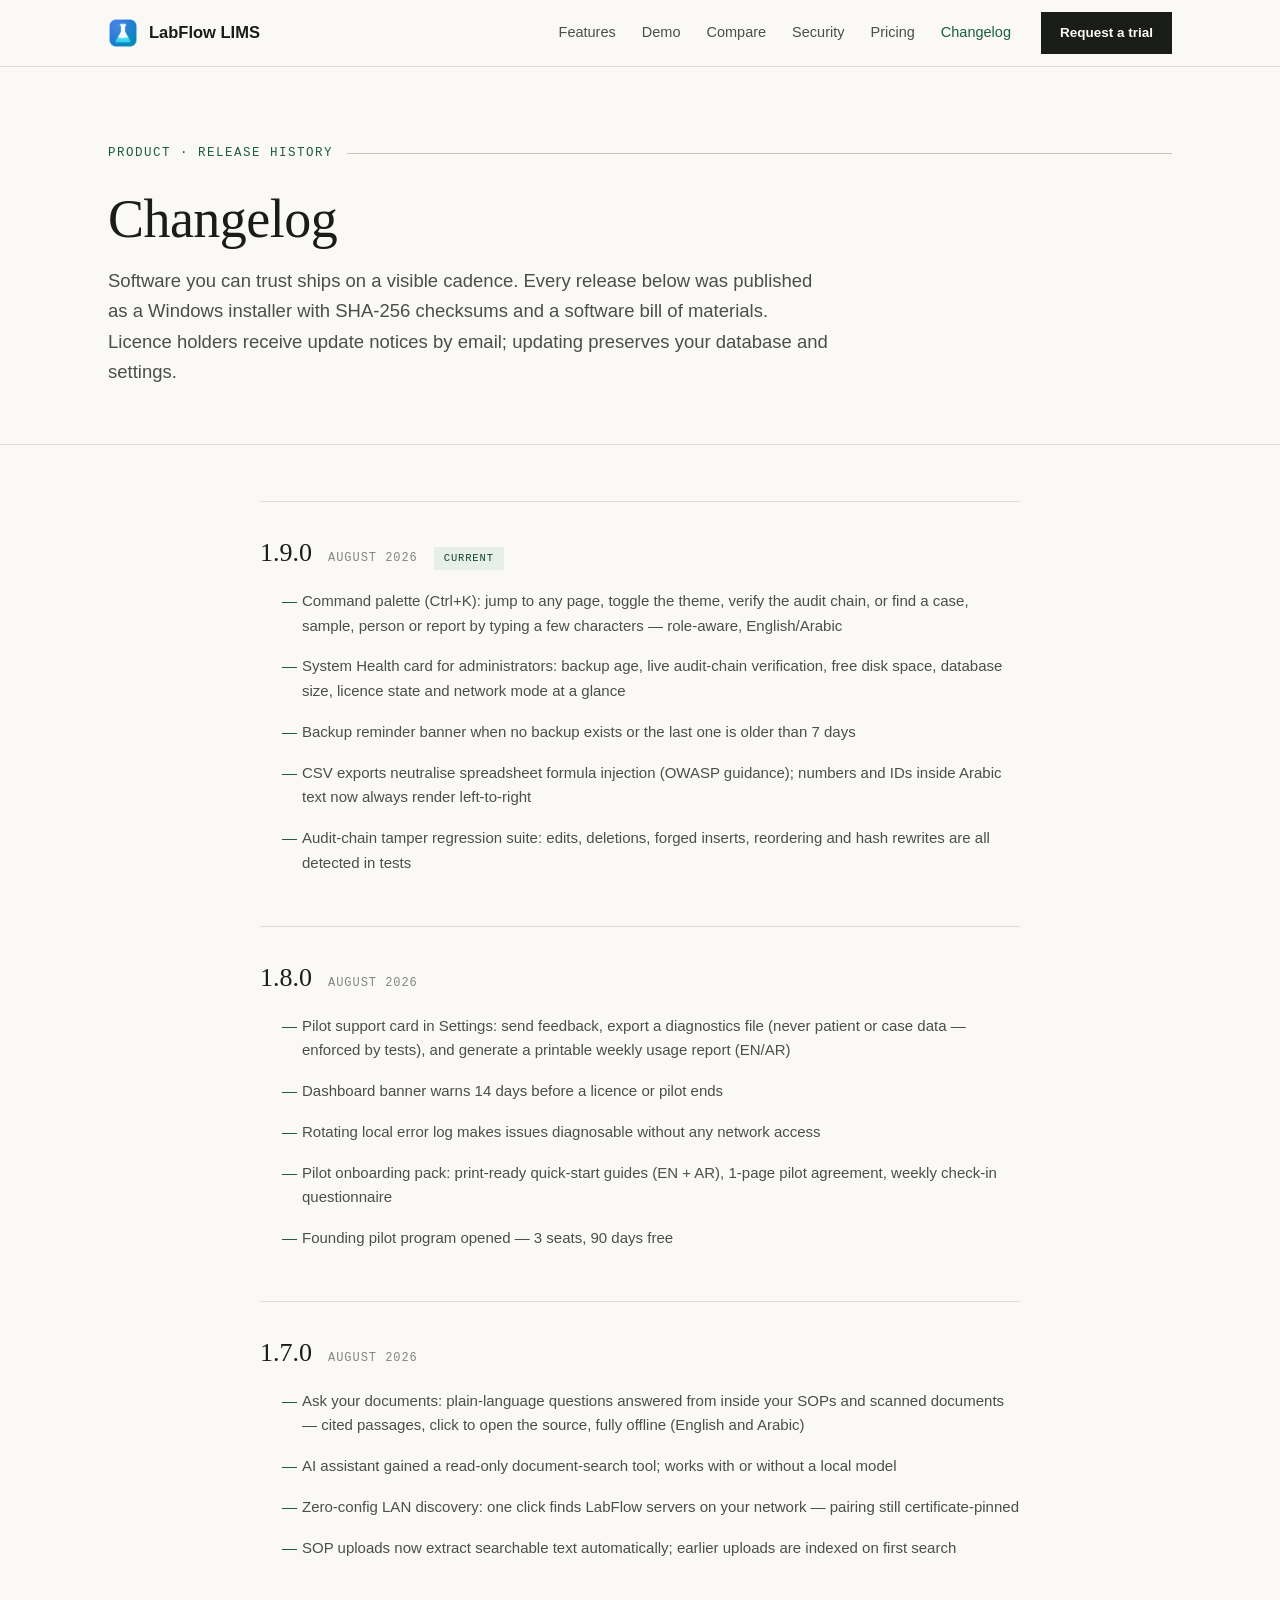
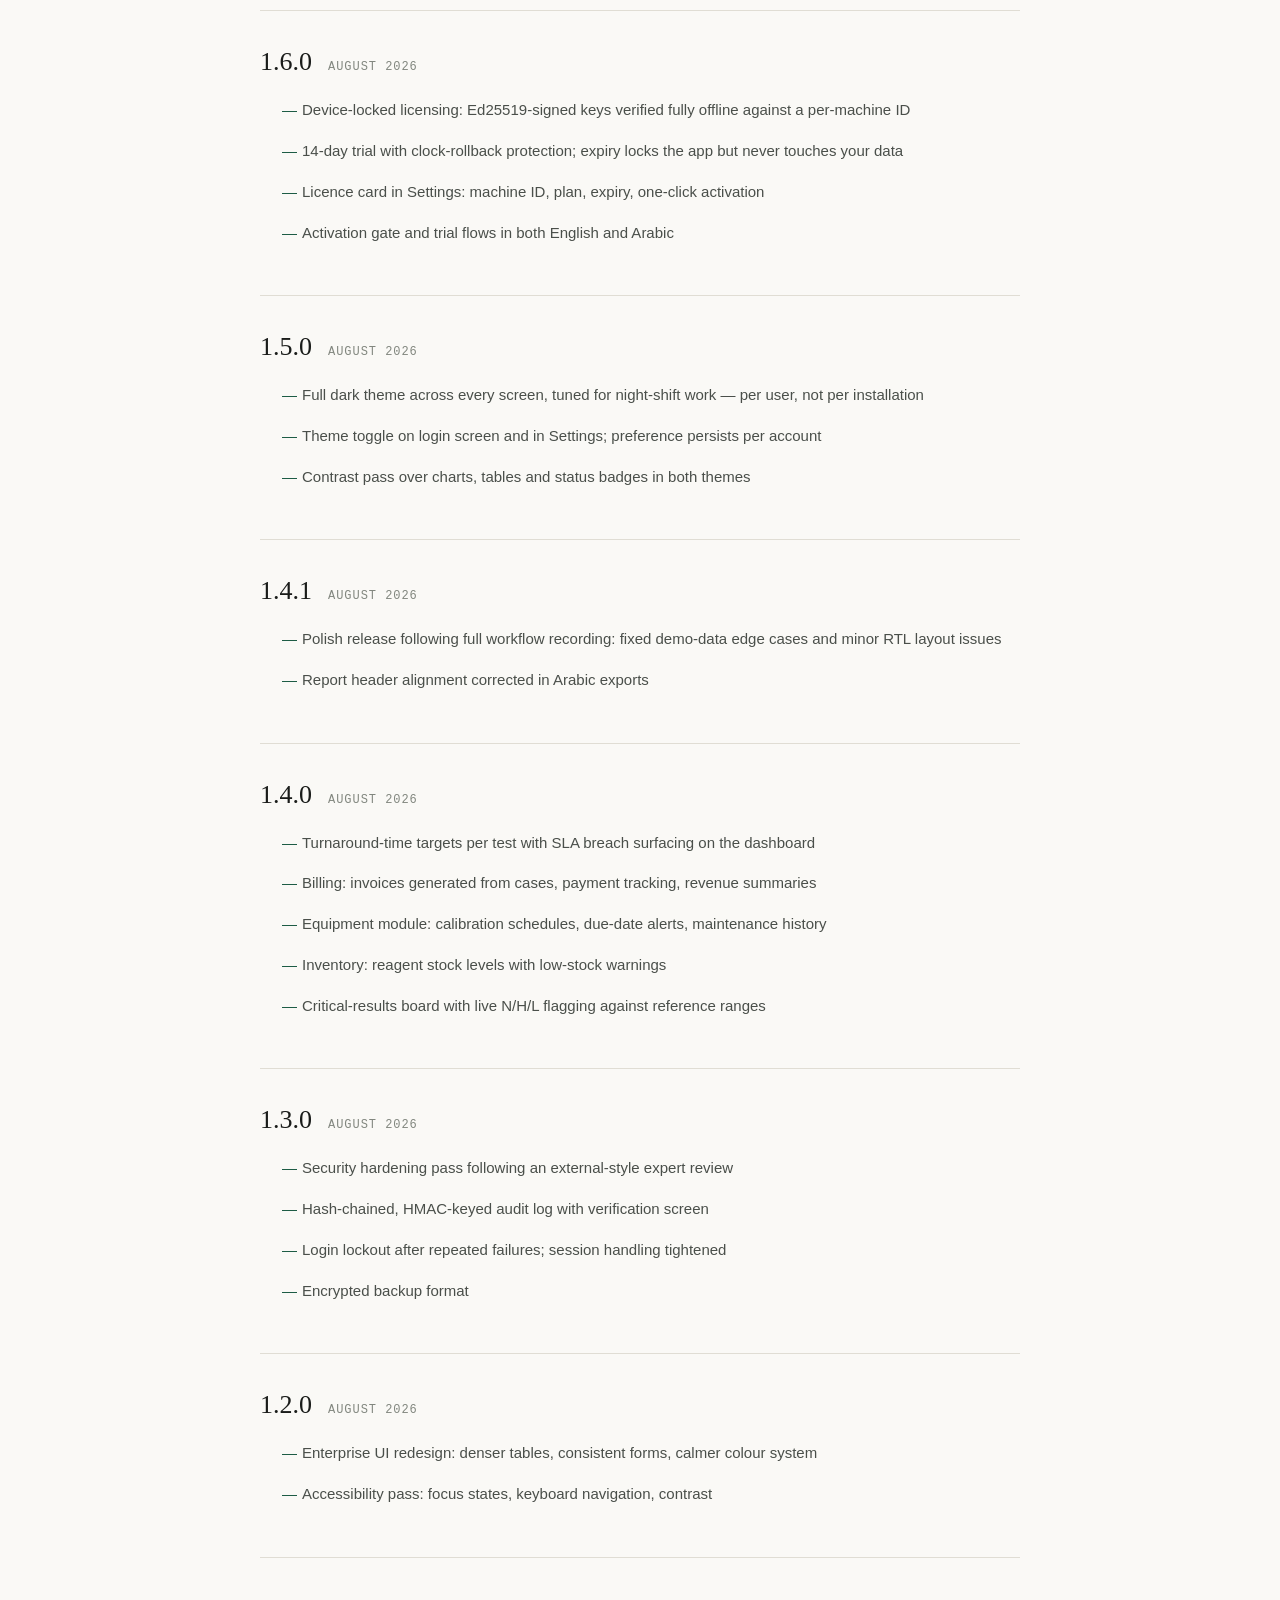
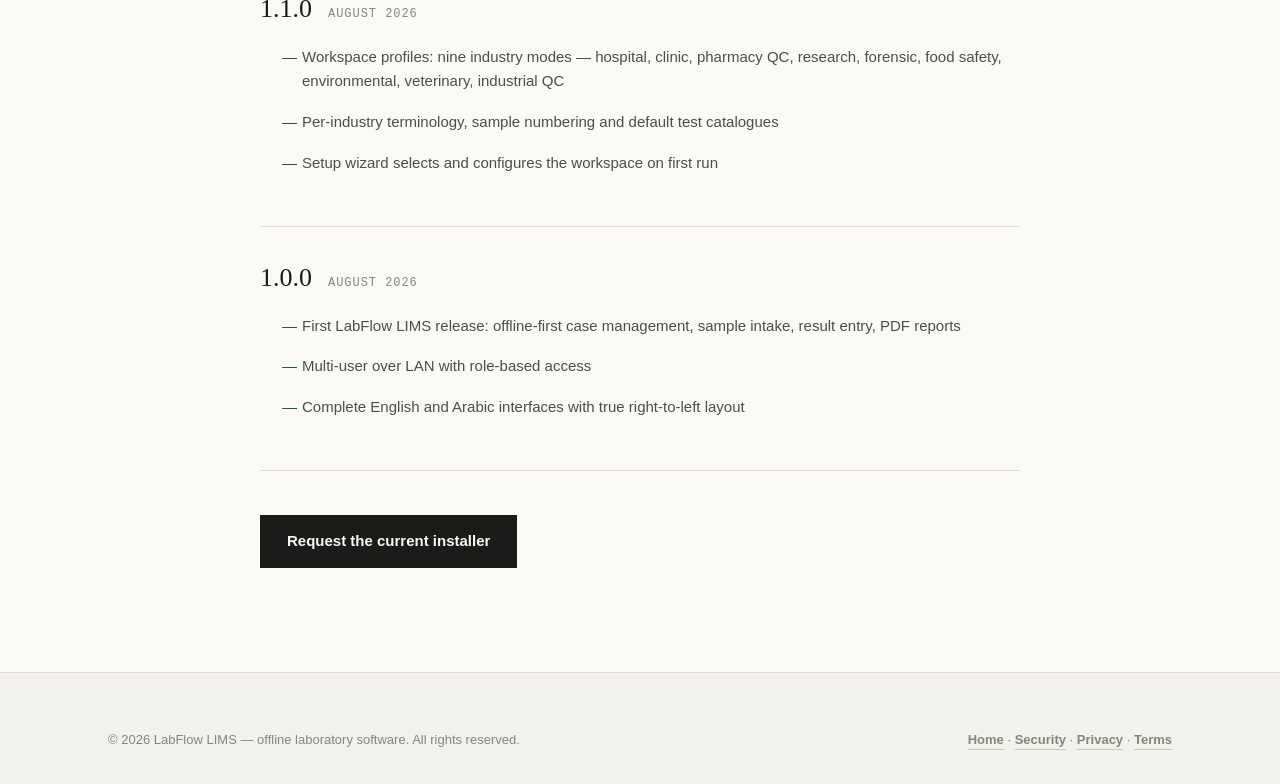
<file: changelog.html>
<!DOCTYPE html>
<html lang="en" dir="ltr">
<head>
<meta charset="UTF-8">
<meta name="viewport" content="width=device-width, initial-scale=1.0">
<title>Changelog — LabFlow LIMS</title>
<meta name="description" content="Release history of LabFlow LIMS. Every release ships as a signed installer with SHA-256 checksums and a software bill of materials.">
<link rel="canonical" href="https://soldiomai.github.io/labflow-site/changelog.html">
<link rel="icon" type="image/png" href="assets/logo.png">
<meta name="theme-color" content="#faf9f6">
<link rel="stylesheet" href="assets/site.css">
</head>
<body>

<a class="skip" href="#main">Skip to content</a>

<nav class="site" aria-label="Main">
  <div class="nav-in">
    <a class="brand" href="index.html"><img src="assets/logo.png" alt="LabFlow logo" width="30" height="30"><span>LabFlow&nbsp;LIMS</span></a>
    <div class="nav-links">
      <a href="index.html#features">Features</a>
      <a href="index.html#demo">Demo</a>
      <a href="index.html#cost">Compare</a>
      <a href="security.html">Security</a>
      <a href="index.html#pricing">Pricing</a>
      <a href="changelog.html" style="color:var(--pine)">Changelog</a>
    </div>
    <div class="nav-cta">
      <a class="btn small" href="index.html#contact">Request a trial</a>
    </div>
  </div>
</nav>

<main id="main">

<header class="page-head">
  <div class="wrap">
    <div class="sec-label"><span>Product · Release history</span></div>
    <h1>Changelog</h1>
    <p class="lead">Software you can trust ships on a visible cadence. Every release below was published as a Windows installer with SHA-256 checksums and a software bill of materials. Licence holders receive update notices by email; updating preserves your database and settings.</p>
  </div>
</header>

<div class="wrap prose">

  <div class="rel">
    <div class="rel-head"><span class="v">1.9.0</span><span class="d">August 2026</span><span class="tagx">Current</span></div>
    <ul>
      <li>Command palette (Ctrl+K): jump to any page, toggle the theme, verify the audit chain, or find a case, sample, person or report by typing a few characters — role-aware, English/Arabic</li>
      <li>System Health card for administrators: backup age, live audit-chain verification, free disk space, database size, licence state and network mode at a glance</li>
      <li>Backup reminder banner when no backup exists or the last one is older than 7 days</li>
      <li>CSV exports neutralise spreadsheet formula injection (OWASP guidance); numbers and IDs inside Arabic text now always render left-to-right</li>
      <li>Audit-chain tamper regression suite: edits, deletions, forged inserts, reordering and hash rewrites are all detected in tests</li>
    </ul>
  </div>

  <div class="rel">
    <div class="rel-head"><span class="v">1.8.0</span><span class="d">August 2026</span></div>
    <ul>
      <li>Pilot support card in Settings: send feedback, export a diagnostics file (never patient or case data — enforced by tests), and generate a printable weekly usage report (EN/AR)</li>
      <li>Dashboard banner warns 14 days before a licence or pilot ends</li>
      <li>Rotating local error log makes issues diagnosable without any network access</li>
      <li>Pilot onboarding pack: print-ready quick-start guides (EN + AR), 1-page pilot agreement, weekly check-in questionnaire</li>
      <li>Founding pilot program opened — 3 seats, 90 days free</li>
    </ul>
  </div>

  <div class="rel">
    <div class="rel-head"><span class="v">1.7.0</span><span class="d">August 2026</span></div>
    <ul>
      <li>Ask your documents: plain-language questions answered from inside your SOPs and scanned documents — cited passages, click to open the source, fully offline (English and Arabic)</li>
      <li>AI assistant gained a read-only document-search tool; works with or without a local model</li>
      <li>Zero-config LAN discovery: one click finds LabFlow servers on your network — pairing still certificate-pinned</li>
      <li>SOP uploads now extract searchable text automatically; earlier uploads are indexed on first search</li>
    </ul>
  </div>

  <div class="rel">
    <div class="rel-head"><span class="v">1.6.0</span><span class="d">August 2026</span></div>
    <ul>
      <li>Device-locked licensing: Ed25519-signed keys verified fully offline against a per-machine ID</li>
      <li>14-day trial with clock-rollback protection; expiry locks the app but never touches your data</li>
      <li>Licence card in Settings: machine ID, plan, expiry, one-click activation</li>
      <li>Activation gate and trial flows in both English and Arabic</li>
    </ul>
  </div>

  <div class="rel">
    <div class="rel-head"><span class="v">1.5.0</span><span class="d">August 2026</span></div>
    <ul>
      <li>Full dark theme across every screen, tuned for night-shift work — per user, not per installation</li>
      <li>Theme toggle on login screen and in Settings; preference persists per account</li>
      <li>Contrast pass over charts, tables and status badges in both themes</li>
    </ul>
  </div>

  <div class="rel">
    <div class="rel-head"><span class="v">1.4.1</span><span class="d">August 2026</span></div>
    <ul>
      <li>Polish release following full workflow recording: fixed demo-data edge cases and minor RTL layout issues</li>
      <li>Report header alignment corrected in Arabic exports</li>
    </ul>
  </div>

  <div class="rel">
    <div class="rel-head"><span class="v">1.4.0</span><span class="d">August 2026</span></div>
    <ul>
      <li>Turnaround-time targets per test with SLA breach surfacing on the dashboard</li>
      <li>Billing: invoices generated from cases, payment tracking, revenue summaries</li>
      <li>Equipment module: calibration schedules, due-date alerts, maintenance history</li>
      <li>Inventory: reagent stock levels with low-stock warnings</li>
      <li>Critical-results board with live N/H/L flagging against reference ranges</li>
    </ul>
  </div>

  <div class="rel">
    <div class="rel-head"><span class="v">1.3.0</span><span class="d">August 2026</span></div>
    <ul>
      <li>Security hardening pass following an external-style expert review</li>
      <li>Hash-chained, HMAC-keyed audit log with verification screen</li>
      <li>Login lockout after repeated failures; session handling tightened</li>
      <li>Encrypted backup format</li>
    </ul>
  </div>

  <div class="rel">
    <div class="rel-head"><span class="v">1.2.0</span><span class="d">August 2026</span></div>
    <ul>
      <li>Enterprise UI redesign: denser tables, consistent forms, calmer colour system</li>
      <li>Accessibility pass: focus states, keyboard navigation, contrast</li>
    </ul>
  </div>

  <div class="rel">
    <div class="rel-head"><span class="v">1.1.0</span><span class="d">August 2026</span></div>
    <ul>
      <li>Workspace profiles: nine industry modes — hospital, clinic, pharmacy QC, research, forensic, food safety, environmental, veterinary, industrial QC</li>
      <li>Per-industry terminology, sample numbering and default test catalogues</li>
      <li>Setup wizard selects and configures the workspace on first run</li>
    </ul>
  </div>

  <div class="rel">
    <div class="rel-head"><span class="v">1.0.0</span><span class="d">August 2026</span></div>
    <ul>
      <li>First LabFlow LIMS release: offline-first case management, sample intake, result entry, PDF reports</li>
      <li>Multi-user over LAN with role-based access</li>
      <li>Complete English and Arabic interfaces with true right-to-left layout</li>
    </ul>
  </div>

  <p style="margin-top:44px"><a class="btn" href="index.html#contact">Request the current installer</a></p>
</div>

</main>

<footer class="site">
  <div class="wrap">
    <div class="foot-base" style="border-top:0;padding-top:0">
      <span>© 2026 LabFlow LIMS — offline laboratory software. All rights reserved.</span>
      <span><a class="textlink" href="index.html">Home</a> · <a class="textlink" href="security.html">Security</a> · <a class="textlink" href="privacy.html">Privacy</a> · <a class="textlink" href="terms.html">Terms</a></span>
    </div>
  </div>
</footer>

<script src="assets/site.js"></script>
</body>
</html>
</file>
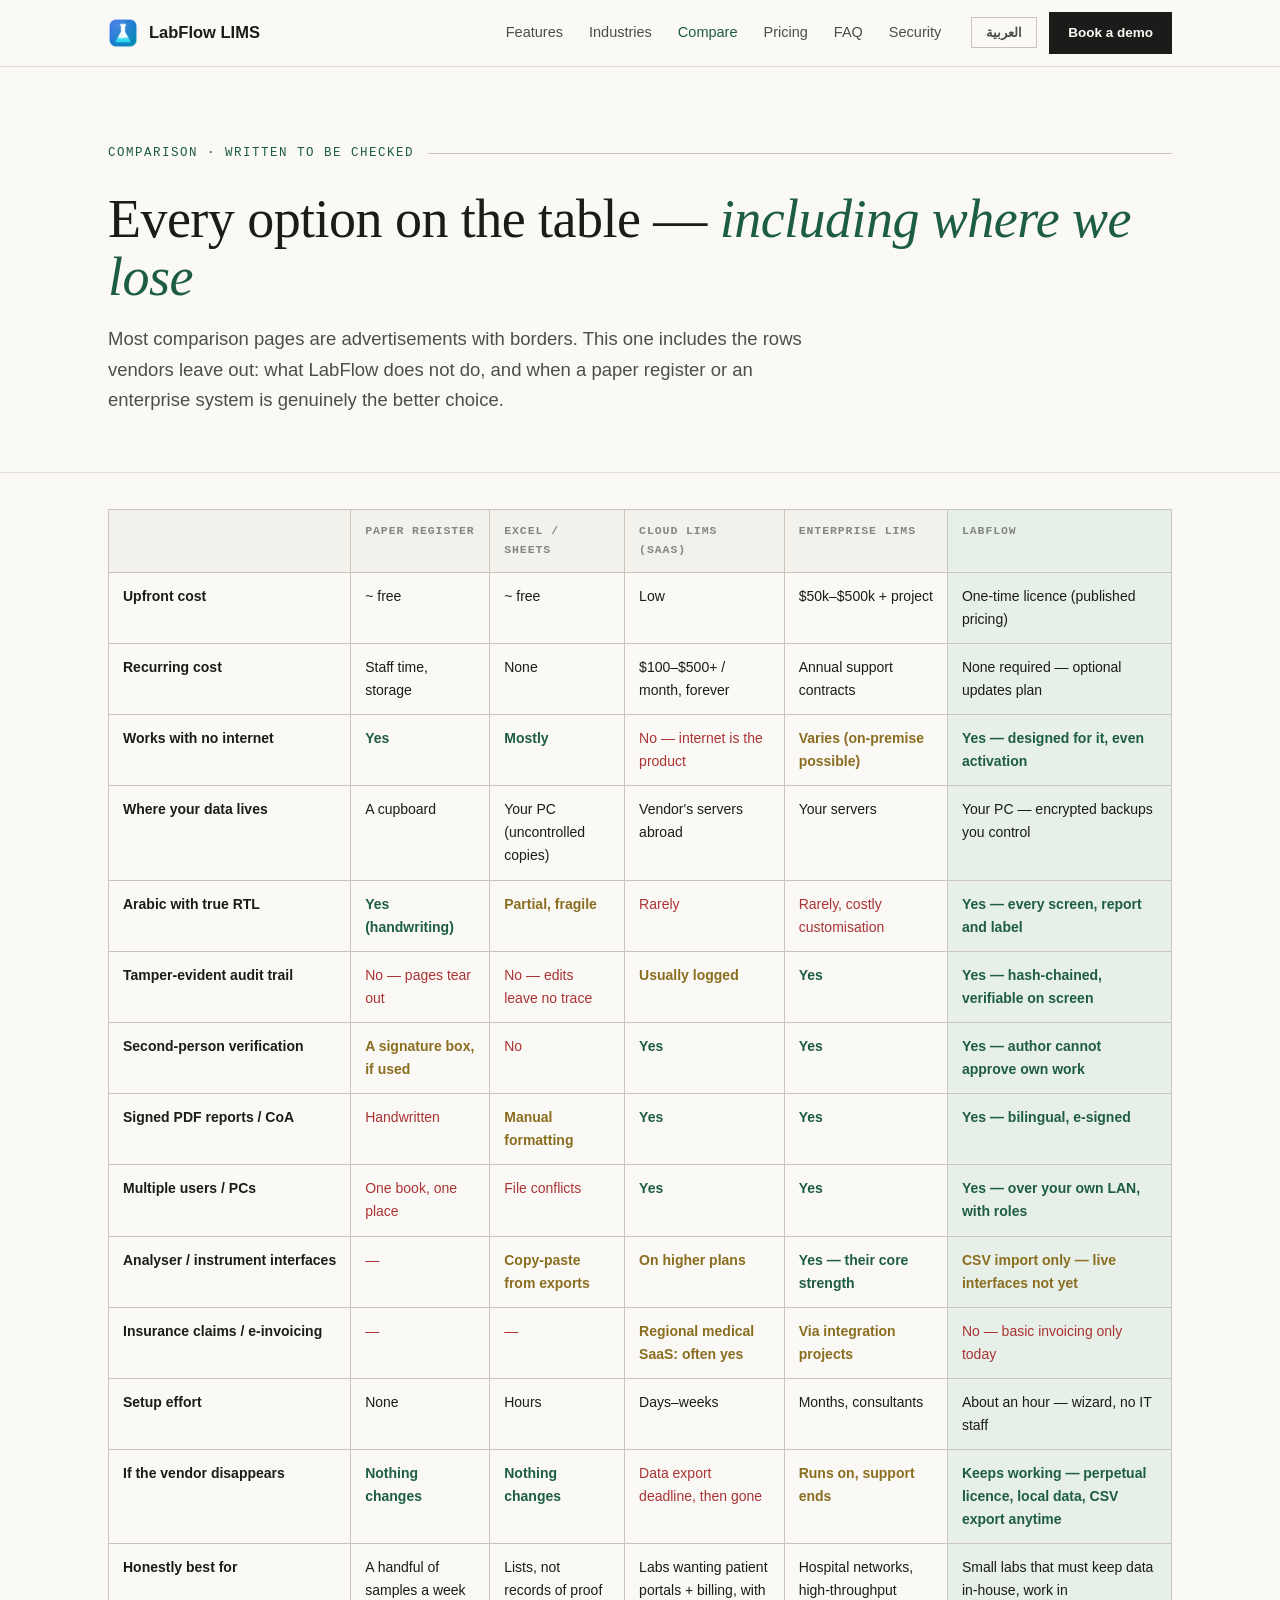
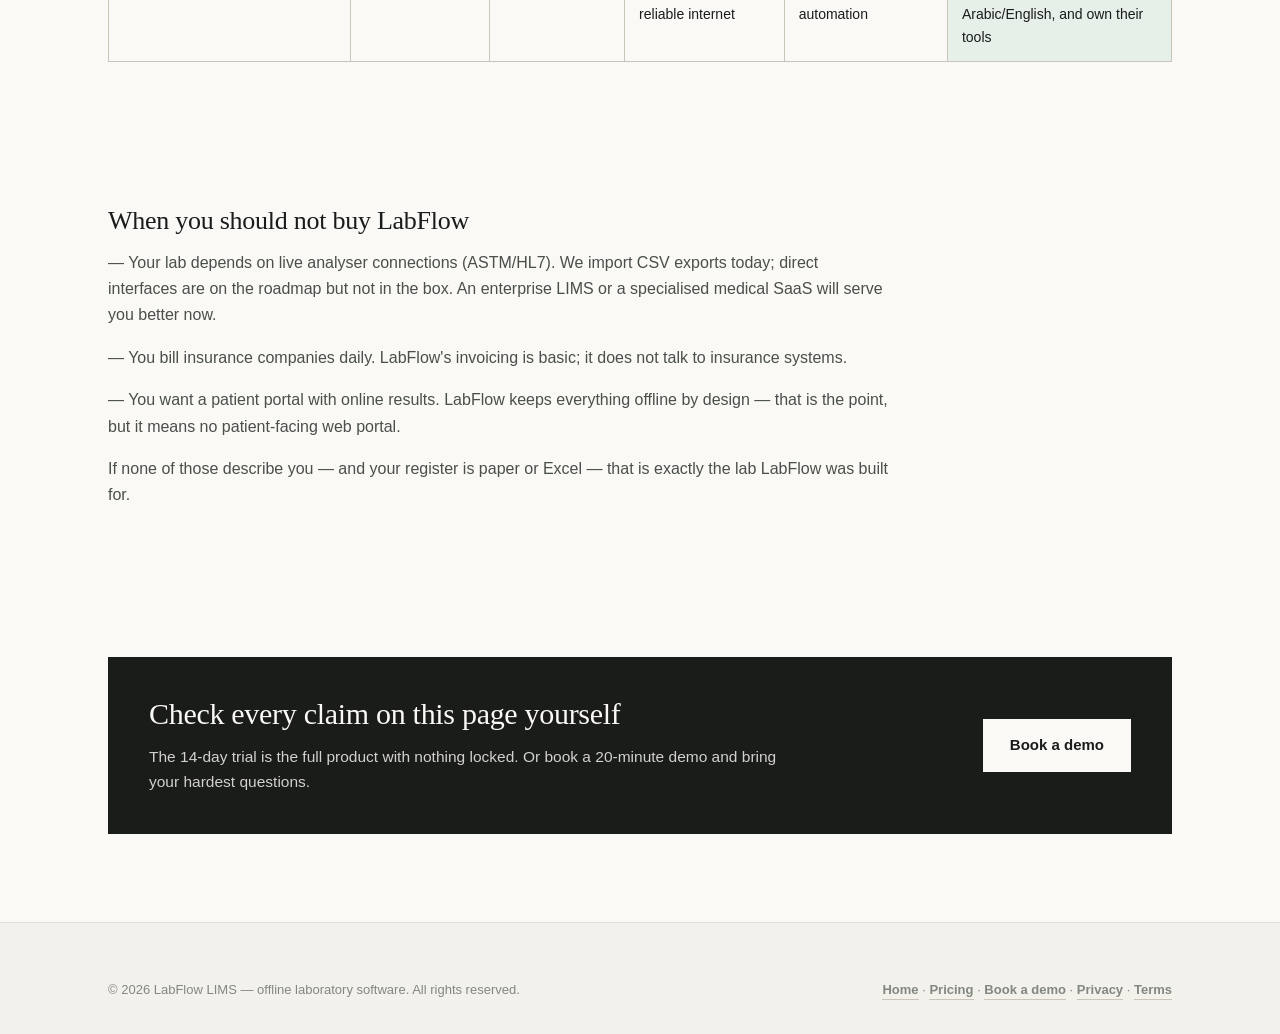
<file: compare.html>
<!DOCTYPE html>
<html lang="en" dir="ltr">
<head>
<meta charset="UTF-8">
<meta name="viewport" content="width=device-width, initial-scale=1.0">
<title>Compare — LabFlow vs paper, Excel, cloud LIMS and enterprise LIMS</title>
<meta name="description" content="An honest comparison: LabFlow against the paper register, Excel, cloud LIMS subscriptions and enterprise LIMS — including where each alternative genuinely wins.">
<link rel="canonical" href="https://soldiomai.github.io/labflow-site/compare.html">
<link rel="icon" type="image/png" href="assets/logo.png">
<meta name="theme-color" content="#faf9f6">
<meta property="og:type" content="website">
<meta property="og:title" content="LabFlow LIMS — honest comparison">
<meta property="og:description" content="Paper register vs Excel vs cloud LIMS vs enterprise LIMS vs LabFlow — costs, offline, Arabic, audit trails. Including where we lose.">
<meta property="og:image" content="https://soldiomai.github.io/labflow-site/assets/dashboard-light.png">
<meta property="og:url" content="https://soldiomai.github.io/labflow-site/compare.html">
<link rel="stylesheet" href="assets/site.css">
</head>
<body>

<a class="skip" href="#main">Skip to content</a>

<nav class="site" aria-label="Main">
  <div class="nav-in">
    <a class="brand" href="index.html"><img src="assets/logo.png" alt="LabFlow logo" width="30" height="30"><span>LabFlow&nbsp;LIMS</span></a>
    <div class="nav-links">
      <a href="index.html#features" data-i18n="navFeatures">Features</a>
      <a href="industries.html" data-i18n="navIndustries">Industries</a>
      <a href="compare.html" style="color:var(--pine)" data-i18n="navCompare">Compare</a>
      <a href="pricing.html" data-i18n="navPricing">Pricing</a>
      <a href="faq.html" data-i18n="navFaq">FAQ</a>
      <a href="security.html" data-i18n="navSecurity">Security</a>
    </div>
    <div class="nav-cta">
      <button class="lang-btn" id="langBtn" onclick="toggleLang()">العربية</button>
      <a class="btn small" href="demo.html" data-i18n="navCta">Book a demo</a>
    </div>
  </div>
</nav>

<main id="main">

<header class="page-head">
  <div class="wrap">
    <div class="sec-label"><span data-i18n="headLabel">Comparison · Written to be checked</span></div>
    <h1 data-i18n-html="headTitle">Every option on the table — <em>including where we lose</em></h1>
    <p class="lead" data-i18n="headSub">Most comparison pages are advertisements with borders. This one includes the rows vendors leave out: what LabFlow does not do, and when a paper register or an enterprise system is genuinely the better choice.</p>
  </div>
</header>

<section style="padding-top:28px">
  <div class="wrap">
    <div class="cmp-scroll rv">
      <table class="cmp">
        <thead>
          <tr>
            <th data-i18n="c0"></th>
            <th data-i18n="cPaper">Paper register</th>
            <th data-i18n="cExcel">Excel / Sheets</th>
            <th data-i18n="cCloud">Cloud LIMS (SaaS)</th>
            <th data-i18n="cEnt">Enterprise LIMS</th>
            <th class="us" data-i18n="cLf">LabFlow</th>
          </tr>
        </thead>
        <tbody>
          <tr><td class="rowh" data-i18n="r1">Upfront cost</td><td data-i18n="r1a">~ free</td><td data-i18n="r1b">~ free</td><td data-i18n="r1c">Low</td><td data-i18n="r1d">$50k–$500k + project</td><td class="us" data-i18n="r1e">One-time licence (published pricing)</td></tr>
          <tr><td class="rowh" data-i18n="r2">Recurring cost</td><td data-i18n="r2a">Staff time, storage</td><td data-i18n="r2b">None</td><td data-i18n="r2c">$100–$500+ / month, forever</td><td data-i18n="r2d">Annual support contracts</td><td class="us" data-i18n="r2e">None required — optional updates plan</td></tr>
          <tr><td class="rowh" data-i18n="r3">Works with no internet</td><td class="yes" data-i18n="r3a">Yes</td><td class="yes" data-i18n="r3b">Mostly</td><td class="no" data-i18n="r3c">No — internet is the product</td><td class="part" data-i18n="r3d">Varies (on-premise possible)</td><td class="us yes" data-i18n="r3e">Yes — designed for it, even activation</td></tr>
          <tr><td class="rowh" data-i18n="r4">Where your data lives</td><td data-i18n="r4a">A cupboard</td><td data-i18n="r4b">Your PC (uncontrolled copies)</td><td data-i18n="r4c">Vendor's servers abroad</td><td data-i18n="r4d">Your servers</td><td class="us" data-i18n="r4e">Your PC — encrypted backups you control</td></tr>
          <tr><td class="rowh" data-i18n="r5">Arabic with true RTL</td><td class="yes" data-i18n="r5a">Yes (handwriting)</td><td class="part" data-i18n="r5b">Partial, fragile</td><td class="no" data-i18n="r5c">Rarely</td><td class="no" data-i18n="r5d">Rarely, costly customisation</td><td class="us yes" data-i18n="r5e">Yes — every screen, report and label</td></tr>
          <tr><td class="rowh" data-i18n="r6">Tamper-evident audit trail</td><td class="no" data-i18n="r6a">No — pages tear out</td><td class="no" data-i18n="r6b">No — edits leave no trace</td><td class="part" data-i18n="r6c">Usually logged</td><td class="yes" data-i18n="r6d">Yes</td><td class="us yes" data-i18n="r6e">Yes — hash-chained, verifiable on screen</td></tr>
          <tr><td class="rowh" data-i18n="r7">Second-person verification</td><td class="part" data-i18n="r7a">A signature box, if used</td><td class="no" data-i18n="r7b">No</td><td class="yes" data-i18n="r7c">Yes</td><td class="yes" data-i18n="r7d">Yes</td><td class="us yes" data-i18n="r7e">Yes — author cannot approve own work</td></tr>
          <tr><td class="rowh" data-i18n="r8">Signed PDF reports / CoA</td><td class="no" data-i18n="r8a">Handwritten</td><td class="part" data-i18n="r8b">Manual formatting</td><td class="yes" data-i18n="r8c">Yes</td><td class="yes" data-i18n="r8d">Yes</td><td class="us yes" data-i18n="r8e">Yes — bilingual, e-signed</td></tr>
          <tr><td class="rowh" data-i18n="r9">Multiple users / PCs</td><td class="no" data-i18n="r9a">One book, one place</td><td class="no" data-i18n="r9b">File conflicts</td><td class="yes" data-i18n="r9c">Yes</td><td class="yes" data-i18n="r9d">Yes</td><td class="us yes" data-i18n="r9e">Yes — over your own LAN, with roles</td></tr>
          <tr><td class="rowh" data-i18n="r10">Analyser / instrument interfaces</td><td class="no" data-i18n="r10a">—</td><td class="part" data-i18n="r10b">Copy-paste from exports</td><td class="part" data-i18n="r10c">On higher plans</td><td class="yes" data-i18n="r10d">Yes — their core strength</td><td class="us part" data-i18n="r10e">CSV import only — live interfaces not yet</td></tr>
          <tr><td class="rowh" data-i18n="r11">Insurance claims / e-invoicing</td><td class="no" data-i18n="r11a">—</td><td class="no" data-i18n="r11b">—</td><td class="part" data-i18n="r11c">Regional medical SaaS: often yes</td><td class="part" data-i18n="r11d">Via integration projects</td><td class="us no" data-i18n="r11e">No — basic invoicing only today</td></tr>
          <tr><td class="rowh" data-i18n="r12">Setup effort</td><td data-i18n="r12a">None</td><td data-i18n="r12b">Hours</td><td data-i18n="r12c">Days–weeks</td><td data-i18n="r12d">Months, consultants</td><td class="us" data-i18n="r12e">About an hour — wizard, no IT staff</td></tr>
          <tr><td class="rowh" data-i18n="r13">If the vendor disappears</td><td class="yes" data-i18n="r13a">Nothing changes</td><td class="yes" data-i18n="r13b">Nothing changes</td><td class="no" data-i18n="r13c">Data export deadline, then gone</td><td class="part" data-i18n="r13d">Runs on, support ends</td><td class="us yes" data-i18n="r13e">Keeps working — perpetual licence, local data, CSV export anytime</td></tr>
          <tr><td class="rowh" data-i18n="r14">Honestly best for</td><td data-i18n="r14a">A handful of samples a week</td><td data-i18n="r14b">Lists, not records of proof</td><td data-i18n="r14c">Labs wanting patient portals + billing, with reliable internet</td><td data-i18n="r14d">Hospital networks, high-throughput automation</td><td class="us" data-i18n="r14e">Small labs that must keep data in-house, work in Arabic/English, and own their tools</td></tr>
        </tbody>
      </table>
    </div>

    <div class="prose" style="margin-top:44px;max-width:780px">
      <h2 data-i18n="wlT">When you should not buy LabFlow</h2>
      <p data-i18n="wl1">— Your lab depends on live analyser connections (ASTM/HL7). We import CSV exports today; direct interfaces are on the roadmap but not in the box. An enterprise LIMS or a specialised medical SaaS will serve you better now.</p>
      <p data-i18n="wl2">— You bill insurance companies daily. LabFlow's invoicing is basic; it does not talk to insurance systems.</p>
      <p data-i18n="wl3">— You want a patient portal with online results. LabFlow keeps everything offline by design — that is the point, but it means no patient-facing web portal.</p>
      <p data-i18n="wl4">If none of those describe you — and your register is paper or Excel — that is exactly the lab LabFlow was built for.</p>
    </div>

    <div class="pilot-cta rv" style="margin-top:44px">
      <div class="pilot-cta-txt">
        <h3 class="serif" data-i18n="ctaTitle">Check every claim on this page yourself</h3>
        <p data-i18n="ctaSub">The 14-day trial is the full product with nothing locked. Or book a 20-minute demo and bring your hardest questions.</p>
      </div>
      <a class="btn pilot-btn" href="demo.html" data-i18n="ctaBtn">Book a demo</a>
    </div>
  </div>
</section>

</main>

<footer class="site">
  <div class="wrap">
    <div class="foot-base" style="border-top:0;padding-top:0">
      <span data-i18n="footNote">© 2026 LabFlow LIMS — offline laboratory software. All rights reserved.</span>
      <span><a class="textlink" href="index.html" data-i18n="ftHome">Home</a> · <a class="textlink" href="pricing.html" data-i18n="ftPricing">Pricing</a> · <a class="textlink" href="demo.html" data-i18n="ftDemo">Book a demo</a> · <a class="textlink" href="privacy.html" data-i18n="ftPrivacy">Privacy</a> · <a class="textlink" href="terms.html" data-i18n="ftTerms">Terms</a></span>
    </div>
  </div>
</footer>

<script>
window.I18N = { ar: {
  navFeatures:"المزايا", navIndustries:"القطاعات", navCompare:"المقارنة", navPricing:"الأسعار", navFaq:"الأسئلة", navSecurity:"الأمان", navCta:"احجز عرضاً",
  headLabel:"المقارنة · كُتبت لتُدقَّق",
  headTitle:"كل الخيارات على الطاولة — <em>حتى حيث نخسر</em>",
  headSub:"معظم صفحات المقارنة إعلانات بجداول. هذه الصفحة تتضمن الصفوف التي يحذفها الباعة: ما لا يفعله لابفلو، ومتى يكون الدفتر الورقي أو النظام المؤسسي هو الخيار الأفضل فعلاً.",
  c0:"", cPaper:"الدفتر الورقي", cExcel:"إكسل / جداول", cCloud:"LIMS سحابي (اشتراك)", cEnt:"LIMS مؤسسي", cLf:"لابفلو",
  r1:"التكلفة الأولية", r1a:"شبه مجاني", r1b:"شبه مجاني", r1c:"منخفضة", r1d:"٥٠–٥٠٠ ألف دولار + مشروع", r1e:"رخصة تُدفع مرة واحدة (أسعار معلنة)",
  r2:"التكلفة المتكررة", r2a:"وقت الموظفين والتخزين", r2b:"لا شيء", r2c:"١٠٠–٥٠٠+ دولار شهرياً، للأبد", r2d:"عقود دعم سنوية", r2e:"لا شيء إلزامي — خطة تحديثات اختيارية",
  r3:"يعمل دون إنترنت", r3a:"نعم", r3b:"غالباً", r3c:"لا — الإنترنت هو المنتج", r3d:"يختلف (محلي ممكن)", r3e:"نعم — مصمم لذلك، حتى التفعيل",
  r4:"أين تعيش بياناتك", r4a:"خزانة", r4b:"جهازك (نسخ بلا ضبط)", r4c:"خوادم المزوّد خارج البلد", r4d:"خوادمكم", r4e:"جهازك — ونسخ احتياطية مشفّرة بيدك",
  r5:"عربية بواجهة يمين-يسار حقيقية", r5a:"نعم (بخط اليد)", r5b:"جزئية وهشّة", r5c:"نادراً", r5d:"نادراً وبتكلفة تخصيص", r5e:"نعم — كل شاشة وتقرير وملصق",
  r6:"سجل تدقيق مقاوم للتلاعب", r6a:"لا — الصفحات تُنزع", r6b:"لا — التعديل لا يترك أثراً", r6c:"يُسجَّل عادةً", r6d:"نعم", r6e:"نعم — مسلسل بالتجزئة وقابل للتحقق على الشاشة",
  r7:"اعتماد شخص ثانٍ", r7a:"خانة توقيع، إن استُخدمت", r7b:"لا", r7c:"نعم", r7d:"نعم", r7e:"نعم — لا يعتمد المحلل عمله بنفسه",
  r8:"تقارير PDF موقّعة / شهادات تحليل", r8a:"بخط اليد", r8b:"تنسيق يدوي", r8c:"نعم", r8d:"نعم", r8e:"نعم — بلغتين وبتوقيع إلكتروني",
  r9:"عدة مستخدمين / أجهزة", r9a:"دفتر واحد في مكان واحد", r9b:"تعارض ملفات", r9c:"نعم", r9d:"نعم", r9e:"نعم — عبر شبكتكم الخاصة وبأدوار",
  r10:"ربط أجهزة التحليل", r10a:"—", r10b:"نسخ ولصق من التصدير", r10c:"في الخطط الأعلى", r10d:"نعم — قوتهم الأساسية", r10e:"استيراد CSV فقط — الربط المباشر ليس بعد",
  r11:"مطالبات التأمين / الفوترة الإلكترونية", r11a:"—", r11b:"—", r11c:"أنظمة طبية إقليمية: غالباً نعم", r11d:"عبر مشاريع تكامل", r11e:"لا — فواتير أساسية فقط اليوم",
  r12:"جهد الإعداد", r12a:"لا شيء", r12b:"ساعات", r12c:"أيام–أسابيع", r12d:"أشهر واستشاريون", r12e:"نحو ساعة — معالج إعداد، دون فريق تقني",
  r13:"إذا اختفى المزوّد", r13a:"لا شيء يتغير", r13b:"لا شيء يتغير", r13c:"مهلة لتصدير البيانات ثم لا شيء", r13d:"يستمر التشغيل وينتهي الدعم", r13e:"يستمر بالعمل — رخصة دائمة وبيانات محلية وتصدير CSV في أي وقت",
  r14:"الأنسب له بصدق", r14a:"عينات قليلة أسبوعياً", r14b:"قوائم، لا سجلات إثبات", r14c:"مختبرات تريد بوابة مرضى وفوترة مع إنترنت موثوق", r14d:"شبكات المستشفيات والأتمتة عالية الإنتاجية", r14e:"المختبرات الصغيرة التي تُبقي بياناتها داخلياً وتعمل بالعربية والإنجليزية وتمتلك أدواتها",
  wlT:"متى لا تشتري لابفلو",
  wl1:"— إذا كان مختبرك يعتمد على ربط مباشر بأجهزة التحليل (ASTM/HL7). نستورد ملفات CSV اليوم؛ الربط المباشر على خارطة الطريق لكنه ليس في الصندوق. نظام مؤسسي أو نظام طبي متخصص سيخدمك أفضل الآن.",
  wl2:"— إذا كنت تفوتر شركات التأمين يومياً. فوترة لابفلو أساسية ولا تتصل بأنظمة التأمين.",
  wl3:"— إذا أردت بوابة نتائج للمرضى عبر الإنترنت. لابفلو يُبقي كل شيء دون اتصال بالتصميم — هذه هي الفكرة، لكنها تعني عدم وجود بوابة إلكترونية للمرضى.",
  wl4:"إن لم ينطبق عليك شيء مما سبق — وسجلّك ورقي أو إكسل — فهذا بالضبط المختبر الذي بُني لابفلو له.",
  ctaTitle:"تحقق بنفسك من كل ادعاء في هذه الصفحة",
  ctaSub:"النسخة التجريبية ١٤ يوماً هي المنتج الكامل دون أي قفل. أو احجز عرضاً لمدة ٢٠ دقيقة وأحضر أصعب أسئلتك.",
  ctaBtn:"احجز عرضاً",
  footNote:"© 2026 لابفلو — نظام معلومات مختبرات يعمل دون إنترنت. جميع الحقوق محفوظة.",
  ftHome:"الرئيسية", ftPricing:"الأسعار", ftDemo:"احجز عرضاً", ftPrivacy:"الخصوصية", ftTerms:"الشروط"
}};
</script>
<script src="assets/site.js"></script>
</body>
</html>
</file>
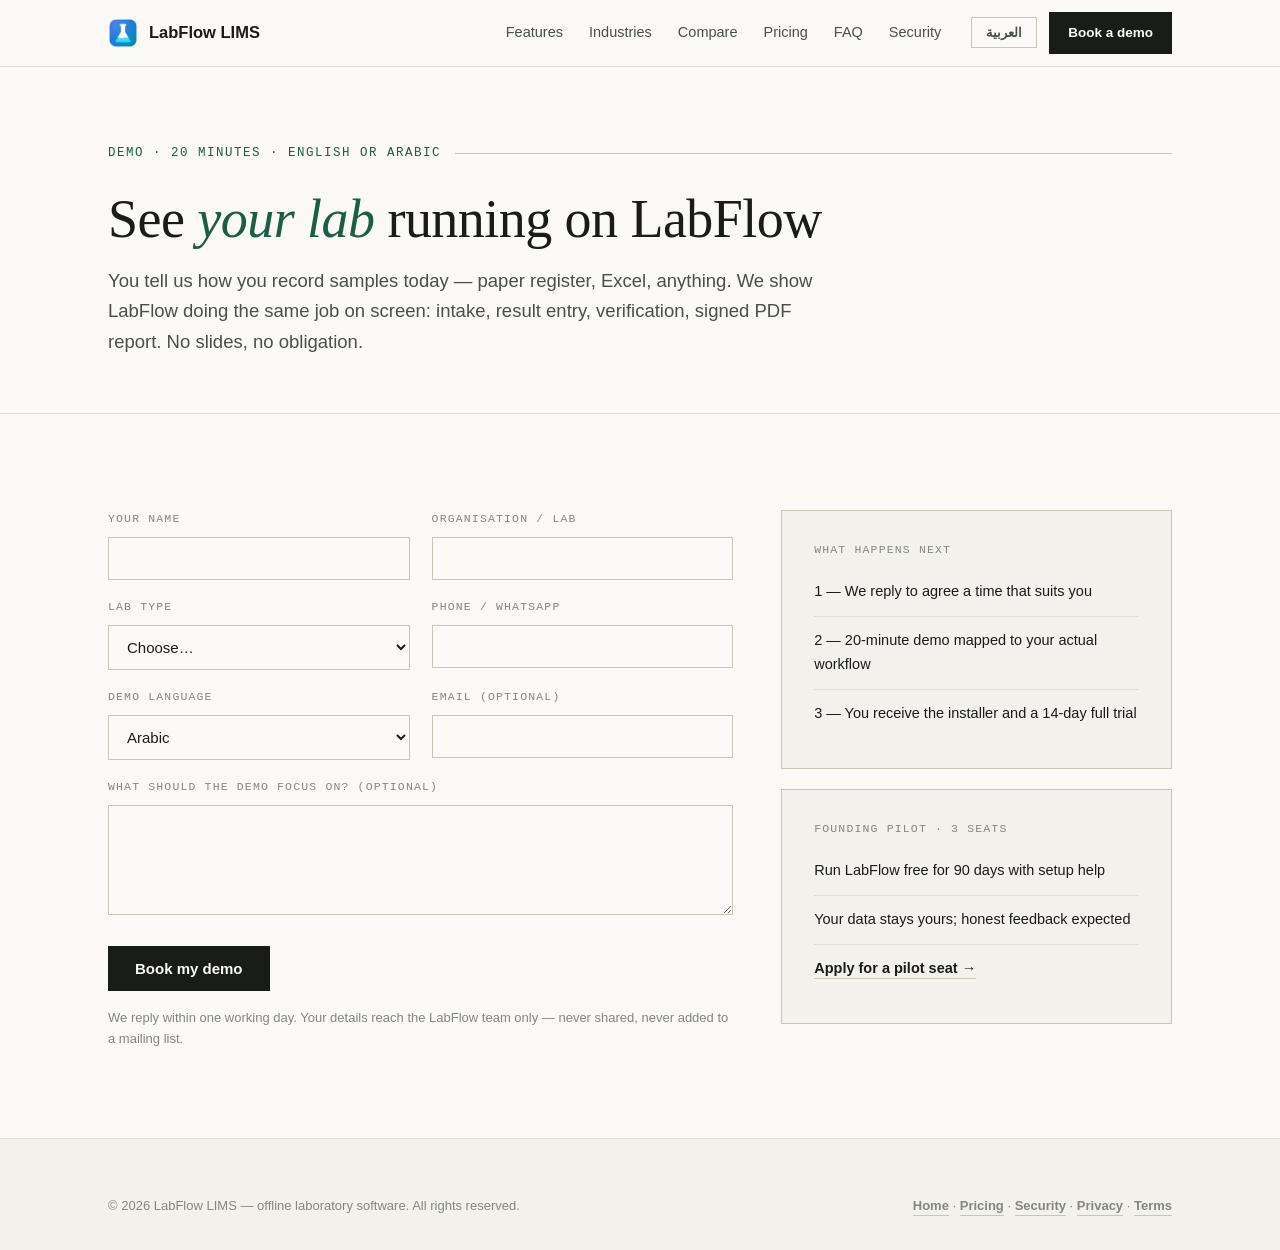
<file: demo.html>
<!DOCTYPE html>
<html lang="en" dir="ltr">
<head>
<meta charset="UTF-8">
<meta name="viewport" content="width=device-width, initial-scale=1.0">
<title>Book a demo — LabFlow LIMS</title>
<meta name="description" content="Book a 20-minute LabFlow LIMS demo mapped to your lab's real workflow — sample intake to signed report. English or Arabic. Free 14-day trial afterwards.">
<link rel="canonical" href="https://soldiomai.github.io/labflow-site/demo.html">
<link rel="icon" type="image/png" href="assets/logo.png">
<meta name="theme-color" content="#faf9f6">
<meta property="og:type" content="website">
<meta property="og:title" content="Book a LabFlow LIMS demo">
<meta property="og:description" content="20 minutes, your workflow, English or Arabic. See sample intake to signed report — fully offline.">
<meta property="og:image" content="https://soldiomai.github.io/labflow-site/assets/dashboard-light.png">
<meta property="og:url" content="https://soldiomai.github.io/labflow-site/demo.html">
<link rel="stylesheet" href="assets/site.css">
</head>
<body>

<a class="skip" href="#main">Skip to content</a>

<nav class="site" aria-label="Main">
  <div class="nav-in">
    <a class="brand" href="index.html"><img src="assets/logo.png" alt="LabFlow logo" width="30" height="30"><span>LabFlow&nbsp;LIMS</span></a>
    <div class="nav-links">
      <a href="index.html#features" data-i18n="navFeatures">Features</a>
      <a href="industries.html" data-i18n="navIndustries">Industries</a>
      <a href="compare.html" data-i18n="navCompare">Compare</a>
      <a href="pricing.html" data-i18n="navPricing">Pricing</a>
      <a href="faq.html" data-i18n="navFaq">FAQ</a>
      <a href="security.html" data-i18n="navSecurity">Security</a>
    </div>
    <div class="nav-cta">
      <button class="lang-btn" id="langBtn" onclick="toggleLang()">العربية</button>
      <a class="btn small" href="demo.html" style="pointer-events:none" data-i18n="navCta">Book a demo</a>
    </div>
  </div>
</nav>

<main id="main">

<header class="page-head">
  <div class="wrap">
    <div class="sec-label"><span data-i18n="headLabel">Demo · 20 minutes · English or Arabic</span></div>
    <h1 data-i18n-html="headTitle">See <em>your lab</em> running on LabFlow</h1>
    <p class="lead" data-i18n="headSub">You tell us how you record samples today — paper register, Excel, anything. We show LabFlow doing the same job on screen: intake, result entry, verification, signed PDF report. No slides, no obligation.</p>
  </div>
</header>

<section>
  <div class="wrap demo-grid">
    <div>
      <form id="demoForm" action="https://api.web3forms.com/submit" method="POST" novalidate>
        <input type="hidden" name="access_key" value="W3F_ACCESS_KEY">
        <input type="hidden" name="subject" value="LabFlow demo request">
        <input type="hidden" name="from_name" value="LabFlow website">
        <input type="checkbox" name="botcheck" class="hp" tabindex="-1" autocomplete="off" aria-hidden="true">
        <div class="form-grid">
          <div class="field"><label for="fName" data-i18n="fName">Your name</label><input id="fName" name="name" type="text" required autocomplete="name"></div>
          <div class="field"><label for="fOrg" data-i18n="fOrg">Organisation / lab</label><input id="fOrg" name="organization" type="text" required autocomplete="organization"></div>
          <div class="field"><label for="fType" data-i18n="fType">Lab type</label>
            <select id="fType" name="lab_type" required>
              <option value="" data-i18n="fType0">Choose…</option>
              <option value="medical" data-i18n="fType1">Private medical laboratory</option>
              <option value="clinic" data-i18n="fType2">Clinic / medical centre lab</option>
              <option value="food-water-env" data-i18n="fType3">Food, water or environmental lab</option>
              <option value="factory-qc" data-i18n="fType4">Factory / industrial QC</option>
              <option value="pharmacy-qc" data-i18n="fType5">Pharmacy / pharma QC</option>
              <option value="gov-other" data-i18n="fType6">Government / other</option>
            </select>
          </div>
          <div class="field"><label for="fPhone" data-i18n="fPhone">Phone / WhatsApp</label><input id="fPhone" name="phone_whatsapp" type="tel" required autocomplete="tel"></div>
          <div class="field"><label for="fLang" data-i18n="fLang">Demo language</label>
            <select id="fLang" name="demo_language">
              <option value="arabic" data-i18n="fLangAr">Arabic</option>
              <option value="english" data-i18n="fLangEn">English</option>
            </select>
          </div>
          <div class="field"><label for="fEmail" data-i18n="fEmail">Email (optional)</label><input id="fEmail" name="email" type="email" autocomplete="email"></div>
          <div class="field full"><label for="fFocus" data-i18n="fFocus">What should the demo focus on? (optional)</label><textarea id="fFocus" name="focus"></textarea></div>
        </div>
        <div style="margin-top:22px"><button class="btn" id="formBtn" type="submit" data-i18n="fSubmit">Book my demo</button></div>
        <p class="form-note" data-i18n="fNote">We reply within one working day. Your details reach the LabFlow team only — never shared, never added to a mailing list.</p>
        <div class="form-err" id="formErr" hidden>
          <span data-i18n="fErr">The form could not send just now. Use either button below — same result, slightly less convenient:</span><br>
          <a class="btn small alt" href="https://github.com/SoldiomAI/labflow-site/issues/new?template=trial-request.yml" target="_blank" rel="noopener" data-i18n="fErrTrial">Request a trial on GitHub</a>
          <a class="btn small alt" href="https://github.com/SoldiomAI/labflow-site/issues/new?template=pilot-request.yml" target="_blank" rel="noopener" data-i18n="fErrPilot">Apply for a pilot seat</a>
        </div>
      </form>
      <div class="form-ok" id="formOk" hidden>
        <b data-i18n="fOkT">Request received.</b> <span data-i18n="fOkP">We will contact you within one working day to set a time. If it's urgent, mention that in the message — we read everything.</span>
      </div>
    </div>

    <aside>
      <div class="contact-box">
        <div class="k" data-i18n="nxK">What happens next</div>
        <div class="row" data-i18n="nx1">1 — We reply to agree a time that suits you</div>
        <div class="row" data-i18n="nx2">2 — 20-minute demo mapped to your actual workflow</div>
        <div class="row" data-i18n="nx3">3 — You receive the installer and a 14-day full trial</div>
      </div>
      <div class="contact-box" style="margin-top:20px">
        <div class="k" data-i18n="piK">Founding pilot · 3 seats</div>
        <div class="row" data-i18n="pi1">Run LabFlow free for 90 days with setup help</div>
        <div class="row" data-i18n="pi2">Your data stays yours; honest feedback expected</div>
        <div class="row" style="border-bottom:0"><a class="textlink" href="https://github.com/SoldiomAI/labflow-site/issues/new?template=pilot-request.yml" target="_blank" rel="noopener" data-i18n="pi3">Apply for a pilot seat →</a></div>
      </div>
    </aside>
  </div>
</section>

</main>

<footer class="site">
  <div class="wrap">
    <div class="foot-base" style="border-top:0;padding-top:0">
      <span data-i18n="footNote">© 2026 LabFlow LIMS — offline laboratory software. All rights reserved.</span>
      <span><a class="textlink" href="index.html" data-i18n="ftHome">Home</a> · <a class="textlink" href="pricing.html" data-i18n="ftPricing">Pricing</a> · <a class="textlink" href="security.html" data-i18n="ftSecurity">Security</a> · <a class="textlink" href="privacy.html" data-i18n="ftPrivacy">Privacy</a> · <a class="textlink" href="terms.html" data-i18n="ftTerms">Terms</a></span>
    </div>
  </div>
</footer>

<script>
window.I18N = { ar: {
  navFeatures:"المزايا", navIndustries:"القطاعات", navCompare:"المقارنة", navPricing:"الأسعار", navFaq:"الأسئلة", navSecurity:"الأمان", navCta:"احجز عرضاً",
  headLabel:"عرض توضيحي · ٢٠ دقيقة · بالعربية أو الإنجليزية",
  headTitle:"شاهد <em>مختبرك</em> يعمل على لابفلو",
  headSub:"أخبرنا كيف تسجّلون العينات اليوم — دفتر ورقي، إكسل، أي طريقة. ونعرض لك لابفلو ينجز نفس العمل على الشاشة: استلام العينة، إدخال النتيجة، الاعتماد، ثم تقرير PDF موقّع. بلا شرائح عرض وبلا أي التزام.",
  fName:"الاسم", fOrg:"الجهة / المختبر", fType:"نوع المختبر",
  fType0:"اختر…", fType1:"مختبر طبي خاص", fType2:"مختبر عيادة / مجمع طبي", fType3:"مختبر أغذية أو مياه أو بيئة", fType4:"مراقبة جودة مصنع", fType5:"جودة صيدلانية / أدوية", fType6:"جهة حكومية / أخرى",
  fPhone:"الهاتف / واتساب", fLang:"لغة العرض", fLangAr:"العربية", fLangEn:"الإنجليزية", fEmail:"البريد الإلكتروني (اختياري)",
  fFocus:"على ماذا نركّز في العرض؟ (اختياري)", fSubmit:"احجز العرض",
  fNote:"نرد خلال يوم عمل واحد. بياناتك تصل فريق لابفلو فقط — لا تُشارك مع أحد ولا تُضاف لأي قائمة بريدية.",
  fErr:"تعذّر الإرسال الآن. استخدم أحد الخيارين أدناه — نفس النتيجة:",
  fErrTrial:"اطلب نسخة تجريبية عبر GitHub", fErrPilot:"قدّم على مقعد تجريبي",
  fOkT:"استلمنا طلبك.", fOkP:"سنتواصل معك خلال يوم عمل لتحديد الموعد. إن كان الأمر عاجلاً فاذكر ذلك في الرسالة — نقرأ كل شيء.",
  nxK:"ماذا يحدث بعد ذلك", nx1:"١ — نرد عليك لتحديد موعد يناسبك", nx2:"٢ — عرض ٢٠ دقيقة على سير عملكم الفعلي", nx3:"٣ — تستلم المثبّت ونسخة تجريبية كاملة ١٤ يوماً",
  piK:"البرنامج التجريبي التأسيسي · ٣ مقاعد", pi1:"شغّل لابفلو مجاناً ٩٠ يوماً مع مساعدة في الإعداد", pi2:"بياناتك تبقى ملكك؛ نتوقع ملاحظات صادقة", pi3:"قدّم على مقعد تجريبي ←",
  footNote:"© 2026 لابفلو — نظام معلومات مختبرات يعمل دون إنترنت. جميع الحقوق محفوظة.",
  ftHome:"الرئيسية", ftPricing:"الأسعار", ftSecurity:"الأمان", ftPrivacy:"الخصوصية", ftTerms:"الشروط"
}};
</script>
<script src="assets/site.js"></script>
<script>
(function () {
  'use strict';
  var f = document.getElementById('demoForm');
  if (!f) return;
  f.addEventListener('submit', function (e) {
    e.preventDefault();
    var err = document.getElementById('formErr');
    var ok = document.getElementById('formOk');
    var btn = document.getElementById('formBtn');
    var key = f.querySelector('[name="access_key"]').value;
    if (!f.reportValidity()) return;
    if (key.indexOf('W3F_') === 0) { err.hidden = false; return; }
    btn.disabled = true;
    err.hidden = true;
    fetch('https://api.web3forms.com/submit', {
      method: 'POST',
      body: new FormData(f),
      headers: { 'Accept': 'application/json' }
    }).then(function (r) { return r.json(); }).then(function (j) {
      if (j.success) { f.hidden = true; ok.hidden = false; }
      else { err.hidden = false; btn.disabled = false; }
    }).catch(function () { err.hidden = false; btn.disabled = false; });
  });
})();
</script>
</body>
</html>
</file>
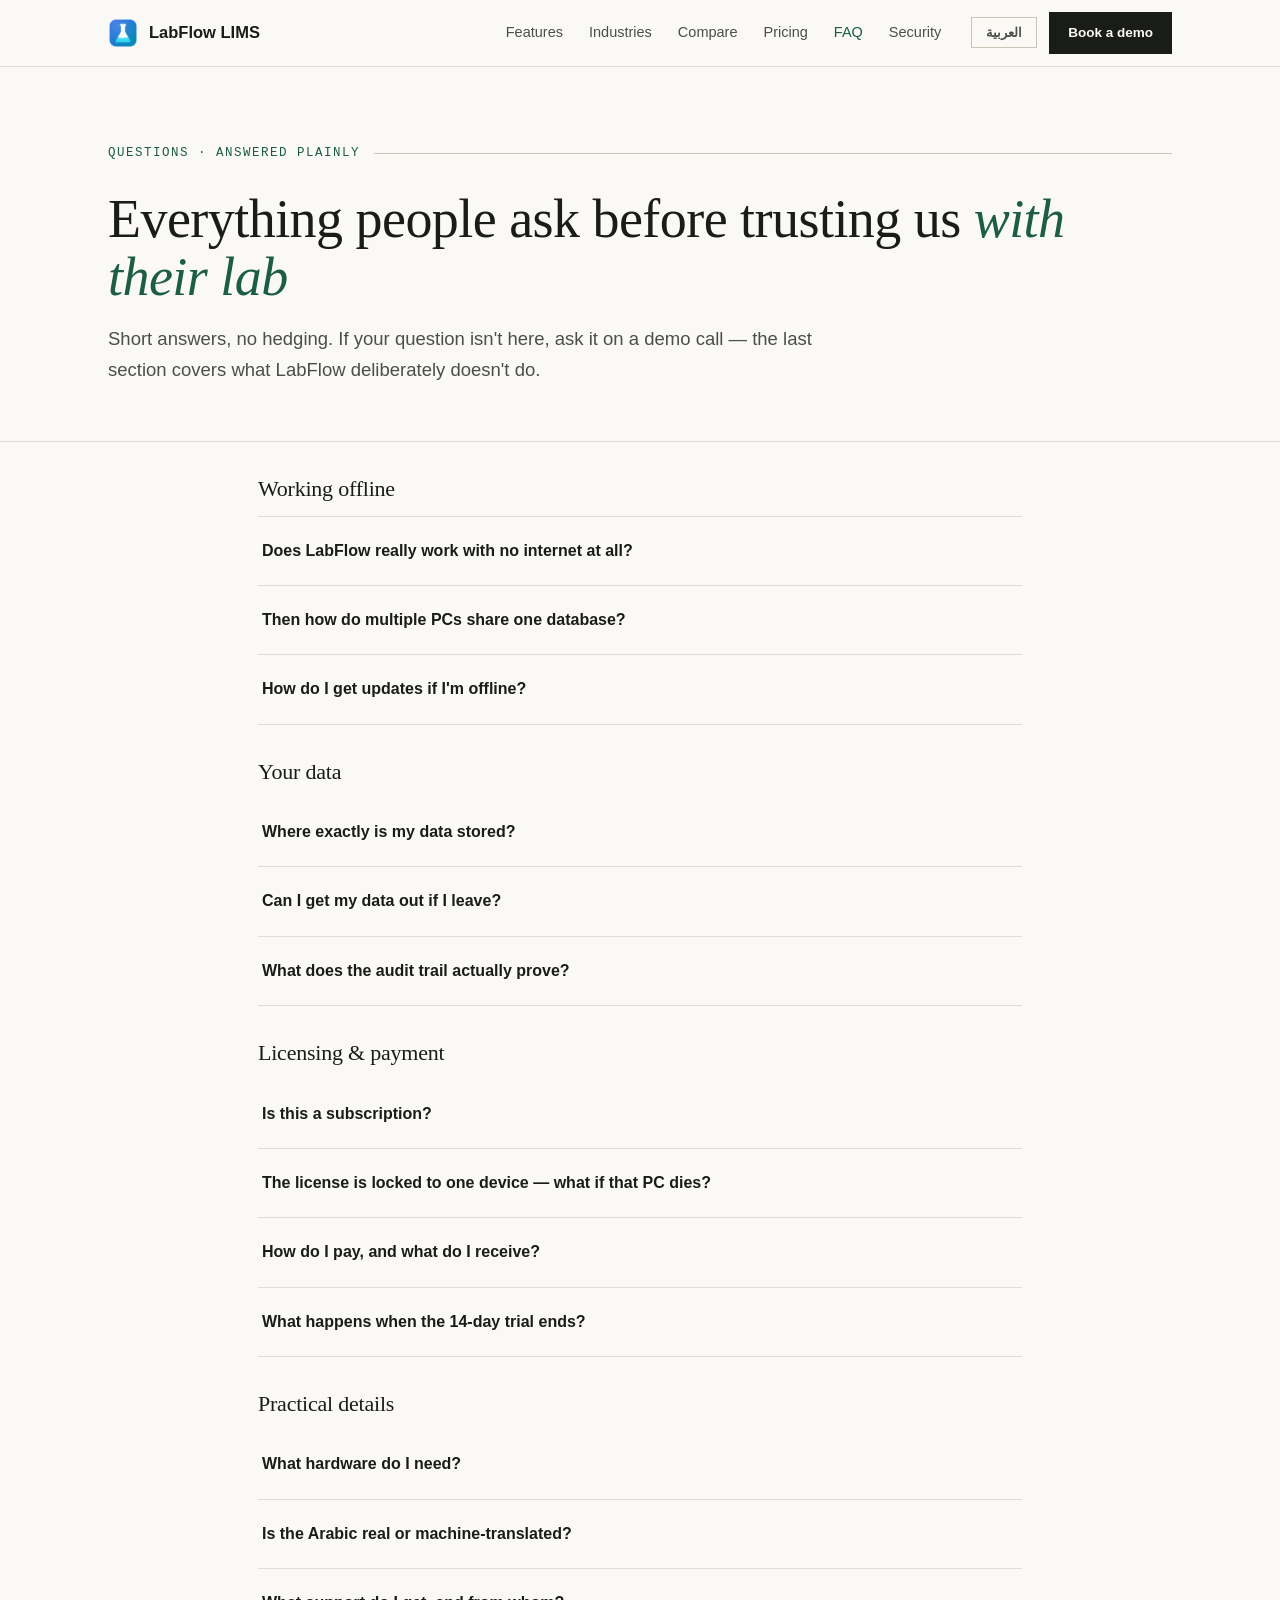
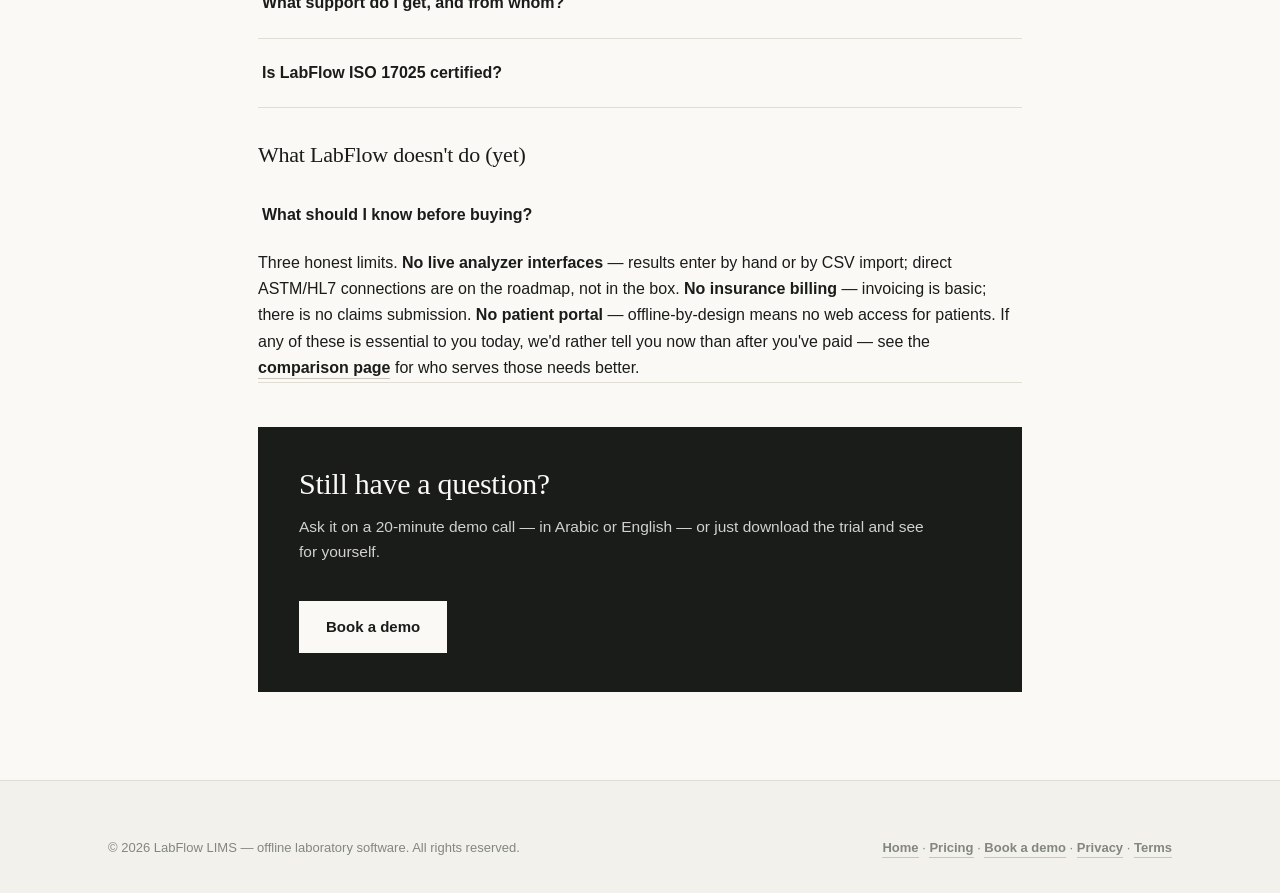
<file: faq.html>
<!DOCTYPE html>
<html lang="en" dir="ltr">
<head>
<meta charset="UTF-8">
<meta name="viewport" content="width=device-width, initial-scale=1.0">
<title>FAQ — LabFlow LIMS · Offline, licensing, data ownership, support</title>
<meta name="description" content="Straight answers about LabFlow LIMS: offline operation, per-PC perpetual licensing, data ownership, hardware requirements, paying from anywhere, support, and what LabFlow does not do yet.">
<link rel="canonical" href="https://soldiomai.github.io/labflow-site/faq.html">
<link rel="icon" type="image/png" href="assets/logo.png">
<meta name="theme-color" content="#faf9f6">
<meta property="og:type" content="website">
<meta property="og:title" content="LabFlow LIMS — frequently asked questions">
<meta property="og:description" content="Offline operation, perpetual licensing, data ownership, payments, support — and an honest list of what LabFlow doesn't do yet.">
<meta property="og:image" content="https://soldiomai.github.io/labflow-site/assets/dashboard-light.png">
<meta property="og:url" content="https://soldiomai.github.io/labflow-site/faq.html">
<link rel="stylesheet" href="assets/site.css">
<script type="application/ld+json">
{
  "@context": "https://schema.org",
  "@type": "FAQPage",
  "mainEntity": [
    {"@type":"Question","name":"Does LabFlow really work without internet?","acceptedAnswer":{"@type":"Answer","text":"Yes. LabFlow runs entirely on your PC, blocks its own outbound network requests, and even license activation works offline. Internet is never required for daily work."}},
    {"@type":"Question","name":"Where is my data stored?","acceptedAnswer":{"@type":"Answer","text":"In a local database on your own PC, with encrypted backups you control. Nothing is sent to any cloud or third party."}},
    {"@type":"Question","name":"What happens when my license PC dies?","acceptedAnswer":{"@type":"Answer","text":"License reissue for a replacement PC is always free — the license is perpetual. Restore your encrypted backup and continue."}},
    {"@type":"Question","name":"Is it a subscription?","acceptedAnswer":{"@type":"Answer","text":"No. You pay once and own the license forever. An optional yearly updates-and-support plan exists, and if you skip it LabFlow keeps working."}},
    {"@type":"Question","name":"Does LabFlow connect to analyzers?","acceptedAnswer":{"@type":"Answer","text":"Not directly yet. LabFlow imports CSV result exports today; live ASTM/HL7 instrument interfaces are on the roadmap but not in the product."}},
    {"@type":"Question","name":"Does it handle insurance claims?","acceptedAnswer":{"@type":"Answer","text":"No. LabFlow includes basic invoicing and payment tracking, but no insurance claim submission or e-invoicing integrations."}}
  ]
}
</script>
</head>
<body>

<a class="skip" href="#main">Skip to content</a>

<nav class="site" aria-label="Main">
  <div class="nav-in">
    <a class="brand" href="index.html"><img src="assets/logo.png" alt="LabFlow logo" width="30" height="30"><span>LabFlow&nbsp;LIMS</span></a>
    <div class="nav-links">
      <a href="index.html#features" data-i18n="navFeatures">Features</a>
      <a href="industries.html" data-i18n="navIndustries">Industries</a>
      <a href="compare.html" data-i18n="navCompare">Compare</a>
      <a href="pricing.html" data-i18n="navPricing">Pricing</a>
      <a href="faq.html" style="color:var(--pine)" data-i18n="navFaq">FAQ</a>
      <a href="security.html" data-i18n="navSecurity">Security</a>
    </div>
    <div class="nav-cta">
      <button class="lang-btn" id="langBtn" onclick="toggleLang()">العربية</button>
      <a class="btn small" href="demo.html" data-i18n="navCta">Book a demo</a>
    </div>
  </div>
</nav>

<main id="main">

<header class="page-head">
  <div class="wrap">
    <div class="sec-label"><span data-i18n="headLabel">Questions · Answered plainly</span></div>
    <h1 data-i18n-html="headTitle">Everything people ask before trusting us <em>with their lab</em></h1>
    <p class="lead" data-i18n="headSub">Short answers, no hedging. If your question isn't here, ask it on a demo call — the last section covers what LabFlow deliberately doesn't do.</p>
  </div>
</header>

<section style="padding-top:26px">
  <div class="wrap" style="max-width:820px">

    <h2 class="serif" style="font-size:22px;margin:8px 0 14px" data-i18n="g1T">Working offline</h2>

    <details class="faq rv">
      <summary data-i18n="q1">Does LabFlow really work with no internet at all?</summary>
      <p data-i18n="a1">Yes — completely. The application runs on your PC, stores data on your PC, and actively blocks its own outbound network requests. Even license activation is offline. You could run a lab in a basement with no connection, indefinitely.</p>
    </details>
    <details class="faq rv">
      <summary data-i18n="q2">Then how do multiple PCs share one database?</summary>
      <p data-i18n="a2">Over your own local network (LAN) — no internet involved. One PC hosts the database; others join it. LabFlow finds the host automatically on the network, so there is nothing to configure beyond choosing which machine is the host.</p>
    </details>
    <details class="faq rv">
      <summary data-i18n="q3">How do I get updates if I'm offline?</summary>
      <p data-i18n="a3">Updates ship as a signed installer file. Download it on any connected device, carry it over on a USB stick if you want, and run it. Your database and settings are untouched by updates, and updating is never required — every version keeps working.</p>
    </details>

    <h2 class="serif" style="font-size:22px;margin:34px 0 14px" data-i18n="g2T">Your data</h2>

    <details class="faq rv">
      <summary data-i18n="q4">Where exactly is my data stored?</summary>
      <p data-i18n="a4">In a database file on your own PC (or your LAN host PC). Backups are encrypted files you place wherever you choose — an external drive, a second PC, a safe. No copy ever exists on our side; we couldn't read your data if we wanted to.</p>
    </details>
    <details class="faq rv">
      <summary data-i18n="q5">Can I get my data out if I leave?</summary>
      <p data-i18n="a5">Yes — CSV export of your records is built in and never locked, even on an expired trial. Your data is yours; holding it hostage would contradict the entire point of the product.</p>
    </details>
    <details class="faq rv">
      <summary data-i18n="q6">What does the audit trail actually prove?</summary>
      <p data-i18n="a6">Every significant action is written to a hash-chained log — each entry is mathematically linked to the previous one. If anyone edits or deletes a past entry, the chain visibly breaks. You can verify the chain from inside the app at any time and show an inspector that records were not silently altered.</p>
    </details>

    <h2 class="serif" style="font-size:22px;margin:34px 0 14px" data-i18n="g3T">Licensing &amp; payment</h2>

    <details class="faq rv">
      <summary data-i18n="q7">Is this a subscription?</summary>
      <p data-i18n="a7">No. You pay once and the license is perpetual — it never expires. There's an optional yearly updates-and-support plan; if you skip it, LabFlow keeps working forever on the version you have. No lock-in, no ransom.</p>
    </details>
    <details class="faq rv">
      <summary data-i18n="q8">The license is locked to one device — what if that PC dies?</summary>
      <p data-i18n="a8">License reissue for a replacement PC is always free, whether or not you're on the updates plan. Restore your encrypted backup on the new machine, request a reissue, and you're back. Perpetual means perpetual.</p>
    </details>
    <details class="faq rv">
      <summary data-i18n="q9">How do I pay, and what do I receive?</summary>
      <p data-i18n="a9">Card or PayPal payment link from anywhere in the world; KNET, local bank transfer or cash in Kuwait. Pricing is per PC — one license key for each machine. After payment clears you receive the signed installer plus one key per PC by email — typically the same day. Every purchase has a 30-day money-back guarantee.</p>
    </details>
    <details class="faq rv">
      <summary data-i18n="q10">What happens when the 14-day trial ends?</summary>
      <p data-i18n="a10">The app switches to read-only: you can view and export everything you entered, but not add new records until a license is activated. Nothing is deleted. If you need longer than 14 days to evaluate seriously, ask about the 90-day pilot instead.</p>
    </details>

    <h2 class="serif" style="font-size:22px;margin:34px 0 14px" data-i18n="g4T">Practical details</h2>

    <details class="faq rv">
      <summary data-i18n="q11">What hardware do I need?</summary>
      <p data-i18n="a11">Any ordinary Windows 10 or 11 PC from the last several years — 4 GB RAM is enough. No server, no IT department. If your PC runs a browser comfortably, it runs LabFlow.</p>
    </details>
    <details class="faq rv">
      <summary data-i18n="q12">Is the Arabic real or machine-translated?</summary>
      <p data-i18n="a12">Real. Every screen, report, and label is professionally written in Arabic with true right-to-left layout — not a mirrored English interface. You can switch language instantly, and print a report in Arabic for one client and English for the next.</p>
    </details>
    <details class="faq rv">
      <summary data-i18n="q13">What support do I get, and from whom?</summary>
      <p data-i18n="a13">Directly from the developer — WhatsApp and email, in Arabic or English. Licensed labs on the updates plan get priority (same business day). There is no call center and no ticket queue; you talk to the person who wrote the software.</p>
    </details>
    <details class="faq rv">
      <summary data-i18n="q14">Is LabFlow ISO 17025 certified?</summary>
      <p data-i18n="a14">Software cannot be ISO certified — only laboratories can. What LabFlow does is support your accreditation work: tamper-evident records, enforced second-person verification, controlled reports, and complete audit trails map to what assessors ask to see. We say this plainly because vendors who claim "ISO certified software" are misleading you.</p>
    </details>

    <h2 class="serif" style="font-size:22px;margin:34px 0 14px" data-i18n="g5T">What LabFlow doesn't do (yet)</h2>

    <details class="faq rv" open>
      <summary data-i18n="q15">What should I know before buying?</summary>
      <p data-i18n-html="a15">Three honest limits. <strong>No live analyzer interfaces</strong> — results enter by hand or by CSV import; direct ASTM/HL7 connections are on the roadmap, not in the box. <strong>No insurance billing</strong> — invoicing is basic; there is no claims submission. <strong>No patient portal</strong> — offline-by-design means no web access for patients. If any of these is essential to you today, we'd rather tell you now than after you've paid — see the <a class="textlink" href="compare.html">comparison page</a> for who serves those needs better.</p>
    </details>

    <div class="pilot-cta rv" style="margin-top:44px">
      <div class="pilot-cta-txt">
        <h3 class="serif" data-i18n="ctaTitle">Still have a question?</h3>
        <p data-i18n="ctaSub">Ask it on a 20-minute demo call — in Arabic or English — or just download the trial and see for yourself.</p>
      </div>
      <a class="btn pilot-btn" href="demo.html" data-i18n="ctaBtn">Book a demo</a>
    </div>

  </div>
</section>

</main>

<footer class="site">
  <div class="wrap">
    <div class="foot-base" style="border-top:0;padding-top:0">
      <span data-i18n="footNote">© 2026 LabFlow LIMS — offline laboratory software. All rights reserved.</span>
      <span><a class="textlink" href="index.html" data-i18n="ftHome">Home</a> · <a class="textlink" href="pricing.html" data-i18n="ftPricing">Pricing</a> · <a class="textlink" href="demo.html" data-i18n="ftDemo">Book a demo</a> · <a class="textlink" href="privacy.html" data-i18n="ftPrivacy">Privacy</a> · <a class="textlink" href="terms.html" data-i18n="ftTerms">Terms</a></span>
    </div>
  </div>
</footer>

<script>
window.I18N = { ar: {
  navFeatures:"المزايا", navIndustries:"القطاعات", navCompare:"المقارنة", navPricing:"الأسعار", navFaq:"الأسئلة", navSecurity:"الأمان", navCta:"احجز عرضاً",
  headLabel:"الأسئلة · إجابات صريحة",
  headTitle:"كل ما يسأله الناس قبل أن يأتمنونا <em>على مختبرهم</em>",
  headSub:"إجابات قصيرة دون مراوغة. إن لم يكن سؤالك هنا، اطرحه في مكالمة العرض — والقسم الأخير يغطي ما لا يفعله لابفلو عمداً.",
  g1T:"العمل دون إنترنت",
  q1:"هل يعمل لابفلو فعلاً دون أي إنترنت؟",
  a1:"نعم — تماماً. يعمل التطبيق على جهازك ويخزّن البيانات على جهازك ويحجب طلباته الصادرة للشبكة بنفسه. حتى تفعيل الرخصة يتم دون اتصال. يمكنك تشغيل مختبر في قبوٍ بلا اتصال، إلى ما لا نهاية.",
  q2:"إذاً كيف تتشارك عدة أجهزة قاعدة بيانات واحدة؟",
  a2:"عبر شبكتكم المحلية (LAN) — دون إنترنت إطلاقاً. جهاز واحد يستضيف قاعدة البيانات والبقية تنضم إليه. يعثر لابفلو على المضيف تلقائياً على الشبكة، فلا إعداد سوى اختيار الجهاز المضيف.",
  q3:"كيف أحصل على التحديثات وأنا دون اتصال؟",
  a3:"تصدر التحديثات كملف مثبّت موقّع. نزّله على أي جهاز متصل وانقله على ذاكرة USB إن شئت ثم شغّله. قاعدة بياناتك وإعداداتك لا يمسّها التحديث، والتحديث ليس إلزامياً أبداً — كل إصدار يستمر بالعمل.",
  g2T:"بياناتك",
  q4:"أين تُخزَّن بياناتي بالضبط؟",
  a4:"في ملف قاعدة بيانات على جهازك (أو الجهاز المضيف في الشبكة). النسخ الاحتياطية ملفات مشفّرة تضعها حيث تشاء — قرص خارجي أو جهاز ثانٍ أو خزنة. لا توجد نسخة لدينا إطلاقاً؛ ولا يمكننا قراءة بياناتك حتى لو أردنا.",
  q5:"هل أستطيع إخراج بياناتي إذا غادرت؟",
  a5:"نعم — تصدير CSV لسجلاتك مدمج ولا يُقفل أبداً، حتى بعد انتهاء التجربة. بياناتك ملكك؛ واحتجازها يناقض فكرة المنتج كلها.",
  q6:"ماذا يثبت سجل التدقيق فعلياً؟",
  a6:"كل إجراء مهم يُكتب في سجل مسلسل بالتجزئة — كل قيد مرتبط رياضياً بما قبله. إذا عدّل أحد قيداً سابقاً أو حذفه، تنكسر السلسلة بشكل ظاهر. يمكنك التحقق من السلسلة من داخل التطبيق في أي وقت وإثبات للمفتش أن السجلات لم تُغيَّر خفيةً.",
  g3T:"الترخيص والدفع",
  q7:"هل هو اشتراك؟",
  a7:"لا. تدفع مرة واحدة والرخصة دائمة — لا تنتهي أبداً. هناك خطة سنوية اختيارية للتحديثات والدعم؛ إن تجاوزتها يستمر لابفلو بالعمل للأبد على النسخة التي لديك. لا احتجاز ولا فدية.",
  q8:"الرخصة مقفلة على جهاز واحد — ماذا لو تعطّل؟",
  a8:"إعادة إصدار الرخصة لجهاز بديل مجانية دائماً، سواء كنت على خطة التحديثات أم لا. استعد نسختك الاحتياطية المشفّرة على الجهاز الجديد واطلب إعادة الإصدار وتابع عملك. دائمة تعني دائمة.",
  q9:"كيف أدفع، وماذا أستلم؟",
  a9:"رابط دفع بالبطاقة أو باي بال من أي مكان في العالم؛ وكي-نت أو تحويل بنكي محلي أو نقداً في الكويت. التسعير لكل جهاز — مفتاح رخصة لكل جهاز. بعد تأكيد الدفع تستلم المثبّت الموقّع ومفتاحاً لكل جهاز عبر البريد — عادةً في اليوم نفسه. ولكل عملية شراء ضمان استرداد خلال ٣٠ يوماً.",
  q10:"ماذا يحدث عند انتهاء تجربة الـ١٤ يوماً؟",
  a10:"يتحول التطبيق للقراءة فقط: تستطيع عرض وتصدير كل ما أدخلته، دون إضافة سجلات جديدة حتى تفعيل رخصة. لا يُحذف شيء. وإن احتجت أكثر من ١٤ يوماً لتقييم جاد، اسأل عن التجربة الميدانية لمدة ٩٠ يوماً.",
  g4T:"تفاصيل عملية",
  q11:"ما العتاد المطلوب؟",
  a11:"أي جهاز ويندوز ١٠ أو ١١ عادي من السنوات الأخيرة — ٤ جيجابايت ذاكرة تكفي. لا خادم ولا قسم تقني. إن كان جهازك يشغّل متصفحاً بارتياح فهو يشغّل لابفلو.",
  q12:"هل العربية حقيقية أم ترجمة آلية؟",
  a12:"حقيقية. كل شاشة وتقرير وملصق مكتوب بعربية سليمة وبتخطيط يمين-يسار حقيقي — لا واجهة إنجليزية معكوسة. تبدّل اللغة فوراً، وتطبع تقريراً بالعربية لعميل وبالإنجليزية للذي يليه.",
  q13:"ما الدعم الذي أحصل عليه وممّن؟",
  a13:"من المطوّر مباشرة — واتساب وبريد، بالعربية أو الإنجليزية. المختبرات المرخّصة على خطة التحديثات لها أولوية (نفس يوم العمل). لا مركز اتصال ولا طابور تذاكر؛ تتحدث مع من كتب البرنامج.",
  q14:"هل لابفلو حاصل على شهادة آيزو 17025؟",
  a14:"البرمجيات لا تُعتمد بشهادة آيزو — المختبرات فقط. ما يفعله لابفلو هو دعم مسار اعتمادك: سجلات مقاومة للتلاعب، واعتماد إلزامي من شخص ثانٍ، وتقارير مضبوطة، وسجلات تدقيق كاملة تقابل ما يطلبه المقيّمون. نقولها بوضوح لأن من يدّعي «برنامج معتمد آيزو» يضللك.",
  g5T:"ما لا يفعله لابفلو (بعد)",
  q15:"ما الذي يجب أن أعرفه قبل الشراء؟",
  a15:"ثلاثة حدود بصراحة. <strong>لا ربط مباشر بأجهزة التحليل</strong> — النتائج تُدخل يدوياً أو باستيراد CSV؛ الربط المباشر على خارطة الطريق وليس في الصندوق. <strong>لا فوترة تأمين</strong> — الفواتير أساسية ولا يوجد تقديم مطالبات. <strong>لا بوابة مرضى</strong> — التصميم دون اتصال يعني عدم وجود وصول إلكتروني للمرضى. إن كان أيٌّ من هذه أساسياً لك اليوم، نفضّل إخبارك الآن لا بعد الدفع — راجع <a class=\"textlink\" href=\"compare.html\">صفحة المقارنة</a> لمعرفة من يخدم تلك الاحتياجات أفضل.",
  ctaTitle:"ما زال لديك سؤال؟",
  ctaSub:"اطرحه في مكالمة عرض لمدة ٢٠ دقيقة — بالعربية أو الإنجليزية — أو نزّل التجربة وشاهد بنفسك.",
  ctaBtn:"احجز عرضاً",
  footNote:"© 2026 لابفلو — نظام معلومات مختبرات يعمل دون إنترنت. جميع الحقوق محفوظة.",
  ftHome:"الرئيسية", ftPricing:"الأسعار", ftDemo:"احجز عرضاً", ftPrivacy:"الخصوصية", ftTerms:"الشروط"
}};
</script>
<script src="assets/site.js"></script>
</body>
</html>
</file>
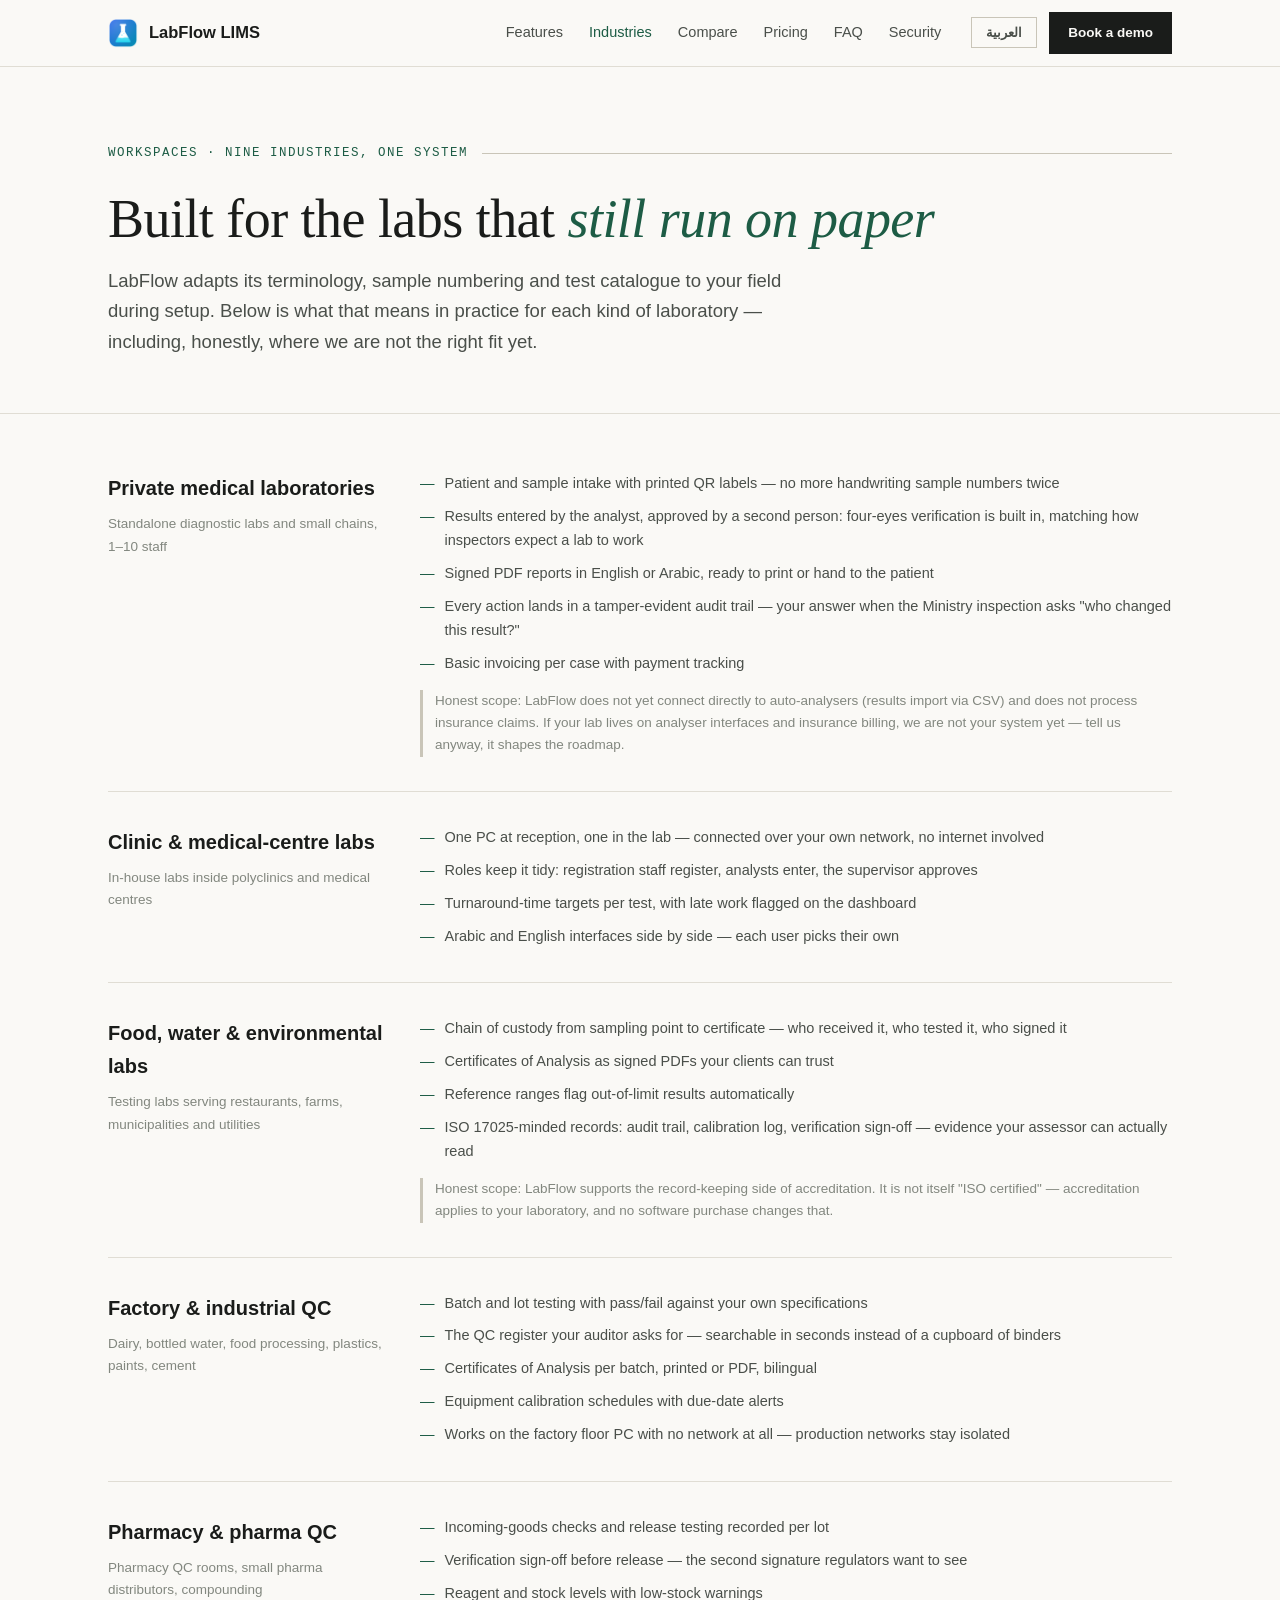
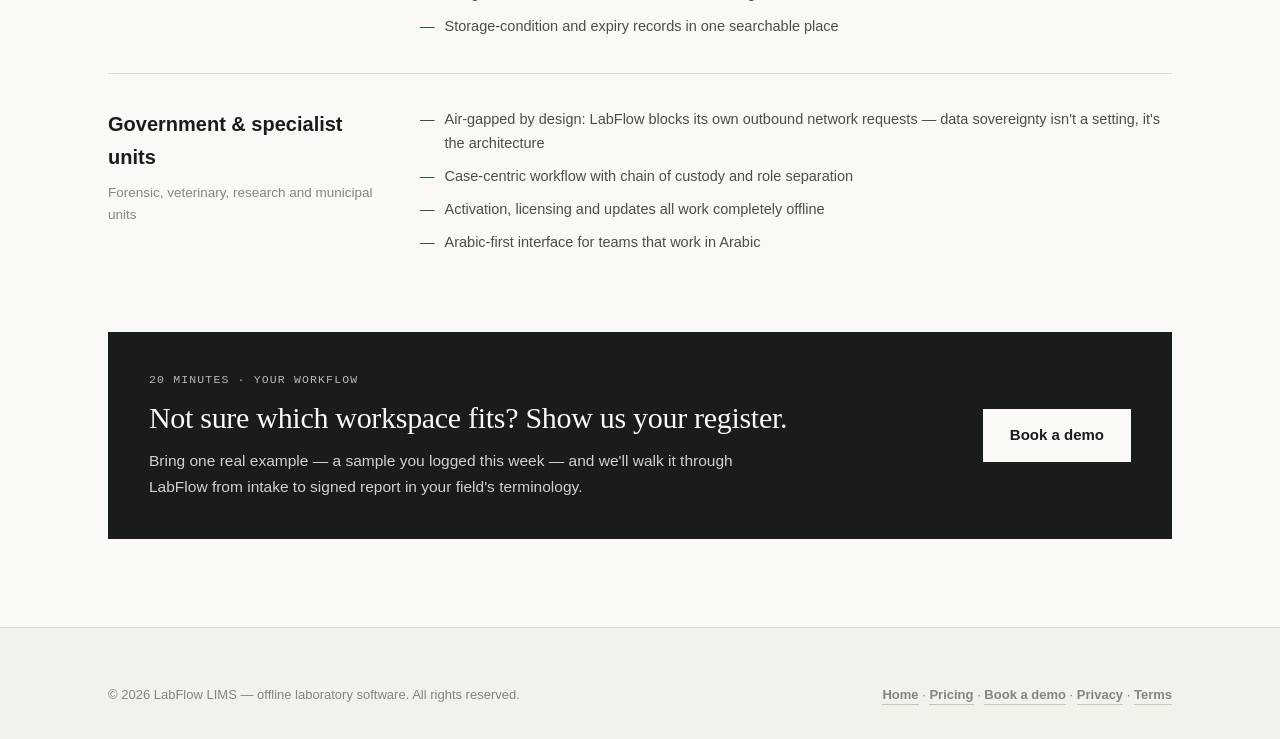
<file: industries.html>
<!DOCTYPE html>
<html lang="en" dir="ltr">
<head>
<meta charset="UTF-8">
<meta name="viewport" content="width=device-width, initial-scale=1.0">
<title>Industries — LabFlow LIMS for medical, food, water and factory QC labs</title>
<meta name="description" content="How small laboratories use LabFlow: private medical labs, clinic labs, food and water testing, factory QC, pharmacy QC and government units. Offline, English/Arabic.">
<link rel="canonical" href="https://soldiomai.github.io/labflow-site/industries.html">
<link rel="icon" type="image/png" href="assets/logo.png">
<meta name="theme-color" content="#faf9f6">
<meta property="og:type" content="website">
<meta property="og:title" content="LabFlow LIMS by industry">
<meta property="og:description" content="Private medical labs, food & water testing, factory QC, pharmacy QC — one offline system, terminology that matches your field.">
<meta property="og:image" content="https://soldiomai.github.io/labflow-site/assets/dashboard-light.png">
<meta property="og:url" content="https://soldiomai.github.io/labflow-site/industries.html">
<link rel="stylesheet" href="assets/site.css">
</head>
<body>

<a class="skip" href="#main">Skip to content</a>

<nav class="site" aria-label="Main">
  <div class="nav-in">
    <a class="brand" href="index.html"><img src="assets/logo.png" alt="LabFlow logo" width="30" height="30"><span>LabFlow&nbsp;LIMS</span></a>
    <div class="nav-links">
      <a href="index.html#features" data-i18n="navFeatures">Features</a>
      <a href="industries.html" style="color:var(--pine)" data-i18n="navIndustries">Industries</a>
      <a href="compare.html" data-i18n="navCompare">Compare</a>
      <a href="pricing.html" data-i18n="navPricing">Pricing</a>
      <a href="faq.html" data-i18n="navFaq">FAQ</a>
      <a href="security.html" data-i18n="navSecurity">Security</a>
    </div>
    <div class="nav-cta">
      <button class="lang-btn" id="langBtn" onclick="toggleLang()">العربية</button>
      <a class="btn small" href="demo.html" data-i18n="navCta">Book a demo</a>
    </div>
  </div>
</nav>

<main id="main">

<header class="page-head">
  <div class="wrap">
    <div class="sec-label"><span data-i18n="headLabel">Workspaces · Nine industries, one system</span></div>
    <h1 data-i18n-html="headTitle">Built for the labs that <em>still run on paper</em></h1>
    <p class="lead" data-i18n="headSub">LabFlow adapts its terminology, sample numbering and test catalogue to your field during setup. Below is what that means in practice for each kind of laboratory — including, honestly, where we are not the right fit yet.</p>
  </div>
</header>

<section style="padding-top:24px">
  <div class="wrap">

    <div class="vert">
      <div>
        <h3 data-i18n="v1t">Private medical laboratories</h3>
        <div class="who" data-i18n="v1w">Standalone diagnostic labs and small chains, 1–10 staff</div>
      </div>
      <div>
        <ul>
          <li data-i18n="v1p1">Patient and sample intake with printed QR labels — no more handwriting sample numbers twice</li>
          <li data-i18n="v1p2">Results entered by the analyst, approved by a second person: four-eyes verification is built in, matching how inspectors expect a lab to work</li>
          <li data-i18n="v1p3">Signed PDF reports in English or Arabic, ready to print or hand to the patient</li>
          <li data-i18n="v1p4">Every action lands in a tamper-evident audit trail — your answer when the Ministry inspection asks "who changed this result?"</li>
          <li data-i18n="v1p5">Basic invoicing per case with payment tracking</li>
        </ul>
        <div class="hon" data-i18n="v1h">Honest scope: LabFlow does not yet connect directly to auto-analysers (results import via CSV) and does not process insurance claims. If your lab lives on analyser interfaces and insurance billing, we are not your system yet — tell us anyway, it shapes the roadmap.</div>
      </div>
    </div>

    <div class="vert">
      <div>
        <h3 data-i18n="v2t">Clinic &amp; medical-centre labs</h3>
        <div class="who" data-i18n="v2w">In-house labs inside polyclinics and medical centres</div>
      </div>
      <div>
        <ul>
          <li data-i18n="v2p1">One PC at reception, one in the lab — connected over your own network, no internet involved</li>
          <li data-i18n="v2p2">Roles keep it tidy: registration staff register, analysts enter, the supervisor approves</li>
          <li data-i18n="v2p3">Turnaround-time targets per test, with late work flagged on the dashboard</li>
          <li data-i18n="v2p4">Arabic and English interfaces side by side — each user picks their own</li>
        </ul>
      </div>
    </div>

    <div class="vert">
      <div>
        <h3 data-i18n="v3t">Food, water &amp; environmental labs</h3>
        <div class="who" data-i18n="v3w">Testing labs serving restaurants, farms, municipalities and utilities</div>
      </div>
      <div>
        <ul>
          <li data-i18n="v3p1">Chain of custody from sampling point to certificate — who received it, who tested it, who signed it</li>
          <li data-i18n="v3p2">Certificates of Analysis as signed PDFs your clients can trust</li>
          <li data-i18n="v3p3">Reference ranges flag out-of-limit results automatically</li>
          <li data-i18n="v3p4">ISO 17025-minded records: audit trail, calibration log, verification sign-off — evidence your assessor can actually read</li>
        </ul>
        <div class="hon" data-i18n="v3h">Honest scope: LabFlow supports the record-keeping side of accreditation. It is not itself "ISO certified" — accreditation applies to your laboratory, and no software purchase changes that.</div>
      </div>
    </div>

    <div class="vert">
      <div>
        <h3 data-i18n="v4t">Factory &amp; industrial QC</h3>
        <div class="who" data-i18n="v4w">Dairy, bottled water, food processing, plastics, paints, cement</div>
      </div>
      <div>
        <ul>
          <li data-i18n="v4p1">Batch and lot testing with pass/fail against your own specifications</li>
          <li data-i18n="v4p2">The QC register your auditor asks for — searchable in seconds instead of a cupboard of binders</li>
          <li data-i18n="v4p3">Certificates of Analysis per batch, printed or PDF, bilingual</li>
          <li data-i18n="v4p4">Equipment calibration schedules with due-date alerts</li>
          <li data-i18n="v4p5">Works on the factory floor PC with no network at all — production networks stay isolated</li>
        </ul>
      </div>
    </div>

    <div class="vert">
      <div>
        <h3 data-i18n="v5t">Pharmacy &amp; pharma QC</h3>
        <div class="who" data-i18n="v5w">Pharmacy QC rooms, small pharma distributors, compounding</div>
      </div>
      <div>
        <ul>
          <li data-i18n="v5p1">Incoming-goods checks and release testing recorded per lot</li>
          <li data-i18n="v5p2">Verification sign-off before release — the second signature regulators want to see</li>
          <li data-i18n="v5p3">Reagent and stock levels with low-stock warnings</li>
          <li data-i18n="v5p4">Storage-condition and expiry records in one searchable place</li>
        </ul>
      </div>
    </div>

    <div class="vert" style="border-bottom:0">
      <div>
        <h3 data-i18n="v6t">Government &amp; specialist units</h3>
        <div class="who" data-i18n="v6w">Forensic, veterinary, research and municipal units</div>
      </div>
      <div>
        <ul>
          <li data-i18n="v6p1">Air-gapped by design: LabFlow blocks its own outbound network requests — data sovereignty isn't a setting, it's the architecture</li>
          <li data-i18n="v6p2">Case-centric workflow with chain of custody and role separation</li>
          <li data-i18n="v6p3">Activation, licensing and updates all work completely offline</li>
          <li data-i18n="v6p4">Arabic-first interface for teams that work in Arabic</li>
        </ul>
      </div>
    </div>

    <div class="pilot-cta rv" style="margin-top:44px">
      <div class="pilot-cta-txt">
        <div class="mono-label" style="color:inherit;opacity:.7;margin-bottom:10px" data-i18n="ctaTag">20 minutes · your workflow</div>
        <h3 class="serif" data-i18n="ctaTitle">Not sure which workspace fits? Show us your register.</h3>
        <p data-i18n="ctaSub">Bring one real example — a sample you logged this week — and we'll walk it through LabFlow from intake to signed report in your field's terminology.</p>
      </div>
      <a class="btn pilot-btn" href="demo.html" data-i18n="ctaBtn">Book a demo</a>
    </div>

  </div>
</section>

</main>

<footer class="site">
  <div class="wrap">
    <div class="foot-base" style="border-top:0;padding-top:0">
      <span data-i18n="footNote">© 2026 LabFlow LIMS — offline laboratory software. All rights reserved.</span>
      <span><a class="textlink" href="index.html" data-i18n="ftHome">Home</a> · <a class="textlink" href="pricing.html" data-i18n="ftPricing">Pricing</a> · <a class="textlink" href="demo.html" data-i18n="ftDemo">Book a demo</a> · <a class="textlink" href="privacy.html" data-i18n="ftPrivacy">Privacy</a> · <a class="textlink" href="terms.html" data-i18n="ftTerms">Terms</a></span>
    </div>
  </div>
</footer>

<script>
window.I18N = { ar: {
  navFeatures:"المزايا", navIndustries:"القطاعات", navCompare:"المقارنة", navPricing:"الأسعار", navFaq:"الأسئلة", navSecurity:"الأمان", navCta:"احجز عرضاً",
  headLabel:"مساحات العمل · تسعة قطاعات، نظام واحد",
  headTitle:"صُمم للمختبرات التي <em>ما زالت تعمل بالورق</em>",
  headSub:"يكيّف لابفلو المصطلحات وترقيم العينات وكتالوج الفحوصات حسب مجالك أثناء الإعداد. إليك ما يعنيه ذلك عملياً لكل نوع من المختبرات — وبصراحة أيضاً: أين لسنا الخيار المناسب بعد.",
  v1t:"المختبرات الطبية الخاصة", v1w:"مختبرات تشخيصية مستقلة وسلاسل صغيرة، ١–١٠ موظفين",
  v1p1:"استلام المرضى والعينات مع ملصقات QR مطبوعة — لا مزيد من كتابة رقم العينة مرتين بخط اليد",
  v1p2:"النتيجة يدخلها المحلل ويعتمدها شخص ثانٍ: مبدأ العيون الأربع مدمج في النظام، تماماً كما يتوقع المفتشون",
  v1p3:"تقارير PDF موقّعة بالعربية أو الإنجليزية، جاهزة للطباعة أو التسليم للمريض",
  v1p4:"كل إجراء يُسجَّل في سجل تدقيق مقاوم للتلاعب — جوابك حين يسأل التفتيش: من غيّر هذه النتيجة؟",
  v1p5:"فواتير أساسية لكل حالة مع تتبّع السداد",
  v1h:"حدودنا بصراحة: لابفلو لا يتصل بعد بأجهزة التحليل مباشرة (استيراد النتائج عبر CSV) ولا يعالج مطالبات التأمين. إن كان مختبرك يعتمد على ربط الأجهزة وفوترة التأمين فلسنا نظامك المناسب بعد — أخبرنا رغم ذلك، فهذا يوجّه خارطة الطريق.",
  v2t:"مختبرات العيادات والمجمعات الطبية", v2w:"مختبرات داخلية في العيادات والمراكز الطبية",
  v2p1:"جهاز في الاستقبال وآخر في المختبر — متصلان عبر شبكتكم الخاصة، دون أي إنترنت",
  v2p2:"الأدوار تنظّم العمل: موظف الاستقبال يسجّل، المحلل يُدخل، والمشرف يعتمد",
  v2p3:"أهداف زمن الإنجاز لكل فحص، مع إبراز المتأخر على لوحة المتابعة",
  v2p4:"واجهتان عربية وإنجليزية جنباً إلى جنب — كل مستخدم يختار لغته",
  v3t:"مختبرات الأغذية والمياه والبيئة", v3w:"مختبرات فحص تخدم المطاعم والمزارع والبلديات والمرافق",
  v3p1:"سلسلة العهدة من نقطة أخذ العينة حتى الشهادة — من استلمها، من فحصها، من وقّعها",
  v3p2:"شهادات تحليل بصيغة PDF موقّعة يثق بها عملاؤك",
  v3p3:"الحدود المرجعية تُعلّم النتائج الخارجة عن النطاق تلقائياً",
  v3p4:"سجلات بعقلية ISO 17025: سجل تدقيق، سجل معايرة، اعتماد ثانٍ — أدلة يستطيع المقيّم قراءتها فعلاً",
  v3h:"حدودنا بصراحة: لابفلو يدعم جانب السجلات في الاعتماد. البرنامج نفسه ليس «معتمَد ISO» — فالاعتماد يخص مختبرك، ولا يغيّر ذلك شراءُ أي برنامج.",
  v4t:"مراقبة الجودة في المصانع", v4w:"الألبان، تعبئة المياه، تصنيع الأغذية، البلاستيك، الدهانات، الأسمنت",
  v4p1:"فحص الدفعات واللوطات مع نجاح/إخفاق مقابل مواصفاتكم الخاصة",
  v4p2:"سجل الجودة الذي يطلبه المدقق — بحث في ثوانٍ بدل خزانة ملفات",
  v4p3:"شهادة تحليل لكل دفعة، مطبوعة أو PDF، بلغتين",
  v4p4:"جداول معايرة الأجهزة مع تنبيهات الاستحقاق",
  v4p5:"يعمل على جهاز أرضية المصنع دون أي شبكة — تبقى شبكات الإنتاج معزولة",
  v5t:"جودة الصيدليات والأدوية", v5w:"غرف جودة الصيدليات وموزعو الأدوية الصغار والتحضير",
  v5p1:"فحوصات البضاعة الواردة واختبارات الإفراج مسجلة لكل لوط",
  v5p2:"اعتماد ثانٍ قبل الإفراج — التوقيع الذي تبحث عنه الجهات الرقابية",
  v5p3:"مستويات الكواشف والمخزون مع تنبيهات النقص",
  v5p4:"سجلات ظروف التخزين والصلاحية في مكان واحد قابل للبحث",
  v6t:"الجهات الحكومية والوحدات المتخصصة", v6w:"وحدات الأدلة الجنائية والبيطرية والبحثية والبلدية",
  v6p1:"معزول عن الإنترنت بالتصميم: لابفلو يمنع طلباته الشبكية الصادرة بنفسه — سيادة البيانات ليست خياراً في الإعدادات بل بنية النظام",
  v6p2:"سير عمل قائم على القضايا مع سلسلة عهدة وفصل صلاحيات",
  v6p3:"التفعيل والترخيص والتحديثات كلها تعمل دون اتصال",
  v6p4:"واجهة عربية أولاً للفرق التي تعمل بالعربية",
  ctaTag:"٢٠ دقيقة · على سير عملكم",
  ctaTitle:"لست متأكداً أي مساحة عمل تناسبك؟ أرِنا سجلّك.",
  ctaSub:"أحضر مثالاً حقيقياً واحداً — عينة سجلتها هذا الأسبوع — ونمرّرها في لابفلو من الاستلام حتى التقرير الموقّع بمصطلحات مجالك.",
  ctaBtn:"احجز عرضاً",
  footNote:"© 2026 لابفلو — نظام معلومات مختبرات يعمل دون إنترنت. جميع الحقوق محفوظة.",
  ftHome:"الرئيسية", ftPricing:"الأسعار", ftDemo:"احجز عرضاً", ftPrivacy:"الخصوصية", ftTerms:"الشروط"
}};
</script>
<script src="assets/site.js"></script>
</body>
</html>
</file>
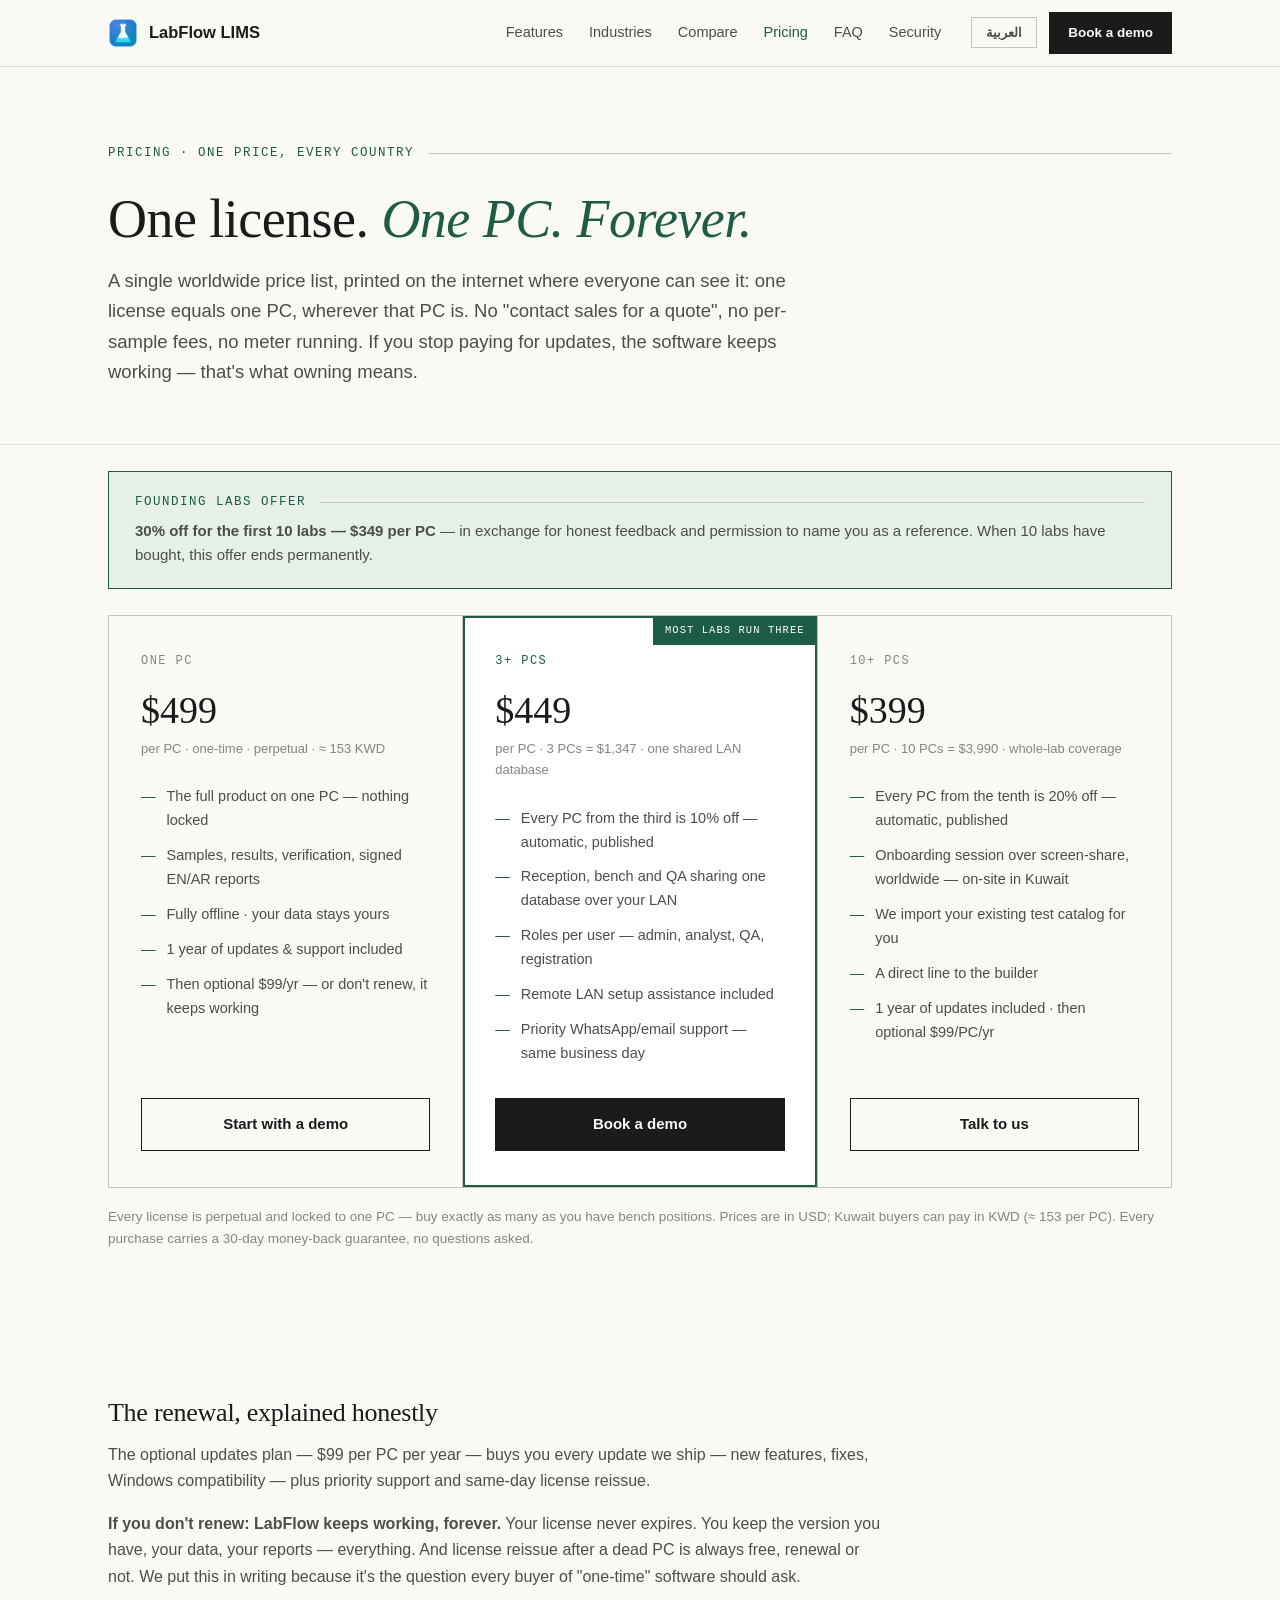
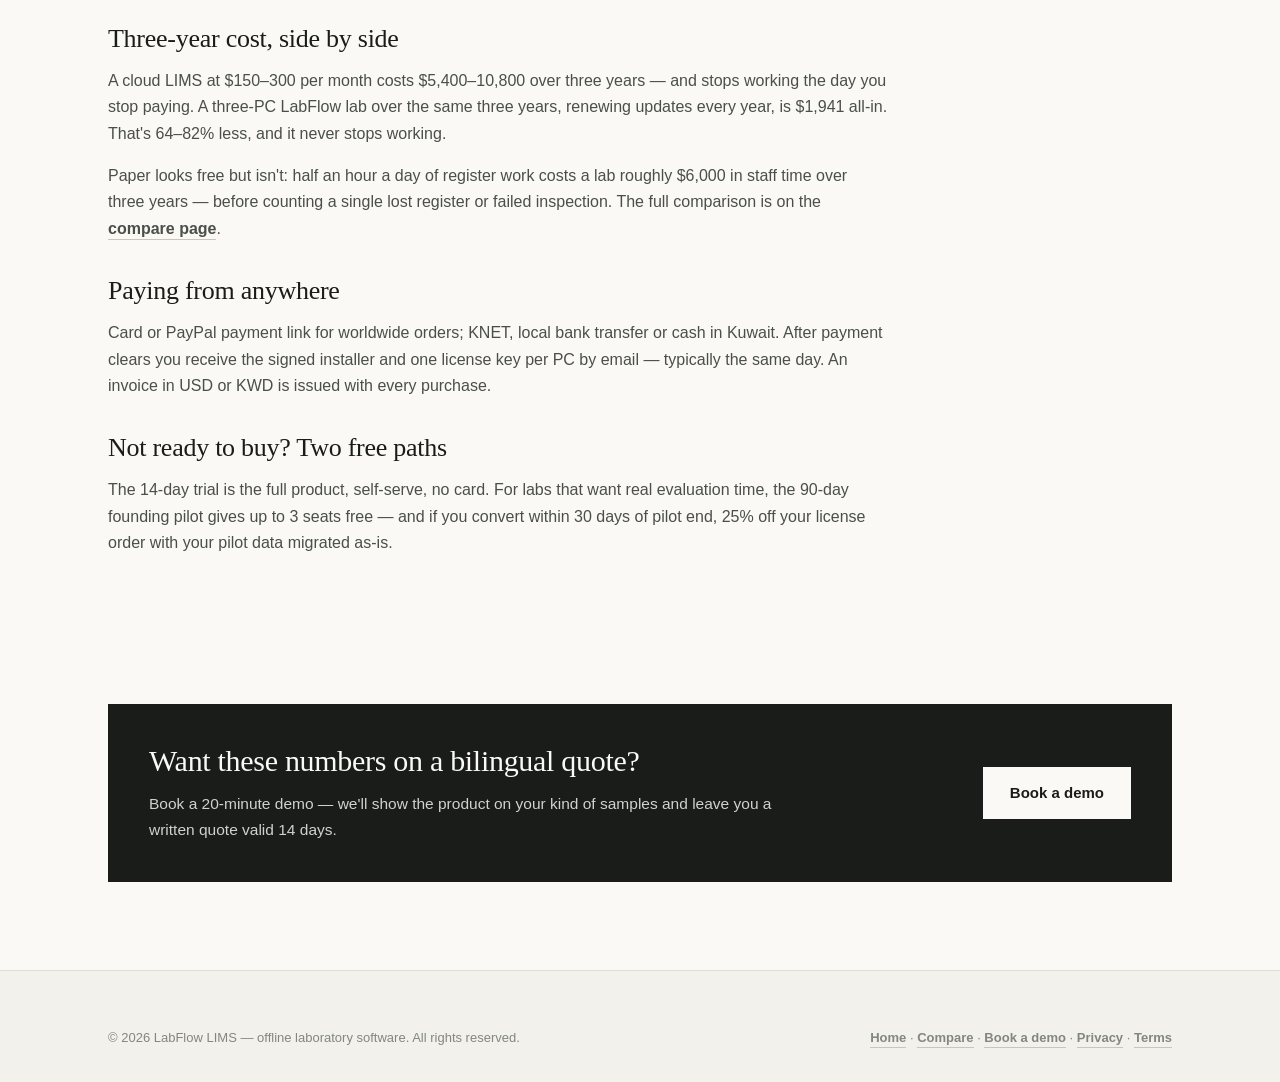
<file: pricing.html>
<!DOCTYPE html>
<html lang="en" dir="ltr">
<head>
<meta charset="UTF-8">
<meta name="viewport" content="width=device-width, initial-scale=1.0">
<title>Pricing — LabFlow LIMS · Pay once, own it forever</title>
<meta name="description" content="Simple worldwide LabFlow LIMS pricing: $499 per PC, one-time. 3+ PCs $449 each, 10+ PCs $399 each. Perpetual licenses, optional $99/yr updates, 30-day money-back.">
<link rel="canonical" href="https://soldiomai.github.io/labflow-site/pricing.html">
<link rel="icon" type="image/png" href="assets/logo.png">
<meta name="theme-color" content="#faf9f6">
<meta property="og:type" content="website">
<meta property="og:title" content="LabFlow LIMS pricing — $499 per PC, own it forever">
<meta property="og:description" content="One license = one PC, anywhere in the world. $499 one-time · $449 each from 3 PCs · $399 each from 10. If you don't renew updates, it keeps working.">
<meta property="og:image" content="https://soldiomai.github.io/labflow-site/assets/dashboard-light.png">
<meta property="og:url" content="https://soldiomai.github.io/labflow-site/pricing.html">
<link rel="stylesheet" href="assets/site.css">
<script type="application/ld+json">
{
  "@context": "https://schema.org",
  "@type": "SoftwareApplication",
  "name": "LabFlow LIMS",
  "operatingSystem": "Windows 10, Windows 11",
  "applicationCategory": "BusinessApplication",
  "offers": [
    {"@type":"Offer","name":"Per-PC license","price":"499","priceCurrency":"USD","description":"One PC — perpetual license, 1 year of updates and support included"},
    {"@type":"Offer","name":"Volume — 3+ PCs","price":"449","priceCurrency":"USD","description":"Per PC from 3 PCs — shared LAN database, priority support"},
    {"@type":"Offer","name":"Volume — 10+ PCs","price":"399","priceCurrency":"USD","description":"Per PC from 10 PCs — onboarding and catalog import included"}
  ]
}
</script>
</head>
<body>

<a class="skip" href="#main">Skip to content</a>

<nav class="site" aria-label="Main">
  <div class="nav-in">
    <a class="brand" href="index.html"><img src="assets/logo.png" alt="LabFlow logo" width="30" height="30"><span>LabFlow&nbsp;LIMS</span></a>
    <div class="nav-links">
      <a href="index.html#features" data-i18n="navFeatures">Features</a>
      <a href="industries.html" data-i18n="navIndustries">Industries</a>
      <a href="compare.html" data-i18n="navCompare">Compare</a>
      <a href="pricing.html" style="color:var(--pine)" data-i18n="navPricing">Pricing</a>
      <a href="faq.html" data-i18n="navFaq">FAQ</a>
      <a href="security.html" data-i18n="navSecurity">Security</a>
    </div>
    <div class="nav-cta">
      <button class="lang-btn" id="langBtn" onclick="toggleLang()">العربية</button>
      <a class="btn small" href="demo.html" data-i18n="navCta">Book a demo</a>
    </div>
  </div>
</nav>

<main id="main">

<header class="page-head">
  <div class="wrap">
    <div class="sec-label"><span data-i18n="headLabel">Pricing · One price, every country</span></div>
    <h1 data-i18n-html="headTitle">One license. <em>One PC. Forever.</em></h1>
    <p class="lead" data-i18n="headSub">A single worldwide price list, printed on the internet where everyone can see it: one license equals one PC, wherever that PC is. No "contact sales for a quote", no per-sample fees, no meter running. If you stop paying for updates, the software keeps working — that's what owning means.</p>
  </div>
</header>

<section style="padding-top:26px">
  <div class="wrap">

    <div class="founding-band rv">
      <span class="sec-label" style="margin:0" data-i18n="fbLabel">Founding labs offer</span>
      <p data-i18n-html="fbText"><strong>30% off for the first 10 labs — $349 per PC</strong> — in exchange for honest feedback and permission to name you as a reference. When 10 labs have bought, this offer ends permanently.</p>
    </div>

    <div class="price-grid rv" style="margin-top:26px">

      <div class="price">
        <div class="plan" data-i18n="p1n">ONE PC</div>
        <div class="amt" data-i18n="p1amt">$499</div>
        <div class="per" data-i18n="p1u">per PC · one-time · perpetual · ≈ 153 KWD</div>
        <ul>
          <li data-i18n="p1a">The full product on one PC — nothing locked</li>
          <li data-i18n="p1b">Samples, results, verification, signed EN/AR reports</li>
          <li data-i18n="p1c">Fully offline · your data stays yours</li>
          <li data-i18n="p1d">1 year of updates &amp; support included</li>
          <li data-i18n="p1e">Then optional $99/yr — or don't renew, it keeps working</li>
        </ul>
        <a class="btn alt" href="demo.html" data-i18n="p1cta">Start with a demo</a>
      </div>

      <div class="price hot">
        <div class="hot-tag" data-i18n="p2tag">Most labs run three</div>
        <div class="plan" data-i18n="p2n">3+ PCS</div>
        <div class="amt" data-i18n="p2amt">$449</div>
        <div class="per" data-i18n="p2u">per PC · 3 PCs = $1,347 · one shared LAN database</div>
        <ul>
          <li data-i18n="p2a">Every PC from the third is 10% off — automatic, published</li>
          <li data-i18n="p2b">Reception, bench and QA sharing one database over your LAN</li>
          <li data-i18n="p2c">Roles per user — admin, analyst, QA, registration</li>
          <li data-i18n="p2d">Remote LAN setup assistance included</li>
          <li data-i18n="p2e">Priority WhatsApp/email support — same business day</li>
        </ul>
        <a class="btn" href="demo.html" data-i18n="p2cta">Book a demo</a>
      </div>

      <div class="price">
        <div class="plan" data-i18n="p3n">10+ PCS</div>
        <div class="amt" data-i18n="p3amt">$399</div>
        <div class="per" data-i18n="p3u">per PC · 10 PCs = $3,990 · whole-lab coverage</div>
        <ul>
          <li data-i18n="p3a">Every PC from the tenth is 20% off — automatic, published</li>
          <li data-i18n="p3b">Onboarding session over screen-share, worldwide — on-site in Kuwait</li>
          <li data-i18n="p3c">We import your existing test catalog for you</li>
          <li data-i18n="p3d">A direct line to the builder</li>
          <li data-i18n="p3e">1 year of updates included · then optional $99/PC/yr</li>
        </ul>
        <a class="btn alt" href="demo.html" data-i18n="p3cta">Talk to us</a>
      </div>

    </div>

    <p class="price-foot rv" data-i18n="pFoot">Every license is perpetual and locked to one PC — buy exactly as many as you have bench positions. Prices are in USD; Kuwait buyers can pay in KWD (≈ 153 per PC). Every purchase carries a 30-day money-back guarantee, no questions asked.</p>

    <div class="prose rv" style="margin-top:48px;max-width:780px">
      <h2 data-i18n="hT">The renewal, explained honestly</h2>
      <p data-i18n="h1">The optional updates plan — $99 per PC per year — buys you every update we ship — new features, fixes, Windows compatibility — plus priority support and same-day license reissue.</p>
      <p data-i18n-html="h2"><strong>If you don't renew: LabFlow keeps working, forever.</strong> Your license never expires. You keep the version you have, your data, your reports — everything. And license reissue after a dead PC is always free, renewal or not. We put this in writing because it's the question every buyer of "one-time" software should ask.</p>

      <h2 style="margin-top:34px" data-i18n="tcoT">Three-year cost, side by side</h2>
      <p data-i18n="tco1">A cloud LIMS at $150–300 per month costs $5,400–10,800 over three years — and stops working the day you stop paying. A three-PC LabFlow lab over the same three years, renewing updates every year, is $1,941 all-in. That's 64–82% less, and it never stops working.</p>
      <p data-i18n-html="tco2">Paper looks free but isn't: half an hour a day of register work costs a lab roughly $6,000 in staff time over three years — before counting a single lost register or failed inspection. The full comparison is on the <a class="textlink" href="compare.html">compare page</a>.</p>

      <h2 style="margin-top:34px" data-i18n="payT">Paying from anywhere</h2>
      <p data-i18n="pay1">Card or PayPal payment link for worldwide orders; KNET, local bank transfer or cash in Kuwait. After payment clears you receive the signed installer and one license key per PC by email — typically the same day. An invoice in USD or KWD is issued with every purchase.</p>

      <h2 style="margin-top:34px" data-i18n="pilotT">Not ready to buy? Two free paths</h2>
      <p data-i18n="pilot1">The 14-day trial is the full product, self-serve, no card. For labs that want real evaluation time, the 90-day founding pilot gives up to 3 seats free — and if you convert within 30 days of pilot end, 25% off your license order with your pilot data migrated as-is.</p>
    </div>

    <div class="pilot-cta rv" style="margin-top:44px">
      <div class="pilot-cta-txt">
        <h3 class="serif" data-i18n="ctaTitle">Want these numbers on a bilingual quote?</h3>
        <p data-i18n="ctaSub">Book a 20-minute demo — we'll show the product on your kind of samples and leave you a written quote valid 14 days.</p>
      </div>
      <a class="btn pilot-btn" href="demo.html" data-i18n="ctaBtn">Book a demo</a>
    </div>

  </div>
</section>

</main>

<footer class="site">
  <div class="wrap">
    <div class="foot-base" style="border-top:0;padding-top:0">
      <span data-i18n="footNote">© 2026 LabFlow LIMS — offline laboratory software. All rights reserved.</span>
      <span><a class="textlink" href="index.html" data-i18n="ftHome">Home</a> · <a class="textlink" href="compare.html" data-i18n="ftCompare">Compare</a> · <a class="textlink" href="demo.html" data-i18n="ftDemo">Book a demo</a> · <a class="textlink" href="privacy.html" data-i18n="ftPrivacy">Privacy</a> · <a class="textlink" href="terms.html" data-i18n="ftTerms">Terms</a></span>
    </div>
  </div>
</footer>

<script>
window.I18N = { ar: {
  navFeatures:"المزايا", navIndustries:"القطاعات", navCompare:"المقارنة", navPricing:"الأسعار", navFaq:"الأسئلة", navSecurity:"الأمان", navCta:"احجز عرضاً",
  headLabel:"الأسعار · سعر واحد لكل بلد",
  headTitle:"رخصة واحدة. <em>جهاز واحد. للأبد.</em>",
  headSub:"قائمة أسعار عالمية واحدة منشورة على الإنترنت ليراها الجميع: رخصة واحدة تساوي جهازاً واحداً، أينما كان هذا الجهاز. لا «تواصل مع المبيعات»، ولا رسوم لكل عينة، ولا عدّاد يعمل. إن توقفت عن دفع التحديثات يستمر البرنامج بالعمل — هذا معنى الملكية.",
  fbLabel:"عرض المختبرات المؤسِّسة",
  fbText:"<strong>خصم ٣٠٪ لأول ١٠ مختبرات — ٣٤٩ دولاراً للجهاز</strong> — مقابل ملاحظات صادقة والإذن بذكركم كمرجع. عند اكتمال ١٠ مختبرات ينتهي هذا العرض نهائياً.",
  p1n:"جهاز واحد", p1amt:"٤٩٩ دولاراً", p1u:"للجهاز · تُدفع مرة واحدة · رخصة دائمة · ≈ ١٥٣ د.ك",
  p1a:"المنتج الكامل على جهاز واحد — دون أي قفل",
  p1b:"عينات ونتائج واعتماد وتقارير موقّعة عربي/إنجليزي",
  p1c:"دون إنترنت تماماً · بياناتك تبقى ملكك",
  p1d:"سنة من التحديثات والدعم مشمولة",
  p1e:"ثم ٩٩ دولاراً سنوياً اختيارياً — أو لا تجدد ويستمر بالعمل",
  p1cta:"ابدأ بعرض",
  p2tag:"معظم المختبرات تشغّل ٣ أجهزة", p2n:"٣ أجهزة فأكثر", p2amt:"٤٤٩ دولاراً", p2u:"للجهاز · ٣ أجهزة = ١,٣٤٧ دولاراً · قاعدة بيانات واحدة عبر الشبكة",
  p2a:"كل جهاز ابتداءً من الثالث بخصم ١٠٪ — تلقائياً ومعلناً",
  p2b:"الاستقبال والمختبر والجودة على قاعدة بيانات واحدة عبر شبكتكم",
  p2c:"أدوار لكل مستخدم — مدير ومحلل وجودة وتسجيل",
  p2d:"مساعدة إعداد الشبكة عن بُعد مشمولة",
  p2e:"دعم واتساب وبريد بأولوية — نفس يوم العمل",
  p2cta:"احجز عرضاً",
  p3n:"١٠ أجهزة فأكثر", p3amt:"٣٩٩ دولاراً", p3u:"للجهاز · ١٠ أجهزة = ٣,٩٩٠ دولاراً · تغطية المختبر كاملاً",
  p3a:"كل جهاز ابتداءً من العاشر بخصم ٢٠٪ — تلقائياً ومعلناً",
  p3b:"جلسة تهيئة عبر مشاركة الشاشة عالمياً — وحضورياً في الكويت",
  p3c:"نستورد كتالوج فحوصاتكم الحالي بأنفسنا",
  p3d:"تواصل مباشر مع المطوّر",
  p3e:"سنة تحديثات مشمولة · ثم ٩٩ دولاراً للجهاز سنوياً اختيارياً",
  p3cta:"تحدث معنا",
  pFoot:"كل رخصة دائمة ومقفلة على جهاز واحد — اشترِ بعدد أجهزتكم تماماً. الأسعار بالدولار الأمريكي، ولمشتري الكويت الدفع بالدينار (≈ ١٥٣ د.ك للجهاز). وكل عملية شراء بضمان استرداد خلال ٣٠ يوماً دون أسئلة.",
  hT:"التجديد، بشرح صادق",
  h1:"خطة التحديثات الاختيارية — ٩٩ دولاراً لكل جهاز سنوياً — تمنحك كل تحديث نصدره: مزايا جديدة وإصلاحات وتوافق ويندوز، مع دعم بأولوية وإعادة إصدار رخصة في اليوم نفسه.",
  h2:"<strong>إن لم تجدد: يستمر لابفلو بالعمل، للأبد.</strong> رخصتك لا تنتهي أبداً. تحتفظ بنسختك وبياناتك وتقاريرك — كل شيء. وإعادة إصدار الرخصة بعد تعطّل الجهاز مجانية دائماً، جددت أم لم تجدد. نكتب هذا لأنه السؤال الذي يجب أن يطرحه كل مشترٍ لبرنامج «يُدفع مرة واحدة».",
  tcoT:"تكلفة ثلاث سنوات، جنباً إلى جنب",
  tco1:"نظام LIMS سحابي بـ١٥٠–٣٠٠ دولار شهرياً يكلف ٥,٤٠٠–١٠,٨٠٠ دولار خلال ثلاث سنوات — ويتوقف عن العمل يوم تتوقف عن الدفع. مختبر لابفلو بثلاثة أجهزة خلال السنوات الثلاث نفسها، مع تجديد التحديثات كل سنة، يكلف ١,٩٤١ دولاراً إجمالاً. أي أقل بنسبة ٦٤–٨٢٪، ولا يتوقف أبداً.",
  tco2:"الورق يبدو مجانياً لكنه ليس كذلك: نصف ساعة يومياً من أعمال الدفتر تكلف المختبر نحو ٦,٠٠٠ دولار من وقت الموظفين خلال ثلاث سنوات — قبل حساب دفتر ضائع أو تفتيش متعثر. المقارنة الكاملة في <a class=\"textlink\" href=\"compare.html\">صفحة المقارنة</a>.",
  payT:"الدفع من أي مكان",
  pay1:"رابط دفع بالبطاقة أو باي بال للطلبات العالمية؛ وكي-نت أو تحويل بنكي محلي أو نقداً في الكويت. بعد تأكيد الدفع تستلم المثبّت الموقّع ومفتاح رخصة لكل جهاز عبر البريد — عادةً في اليوم نفسه. وتصدر فاتورة بالدولار أو الدينار مع كل عملية شراء.",
  pilotT:"لست مستعداً للشراء؟ مساران مجانيان",
  pilot1:"تجربة الـ١٤ يوماً هي المنتج الكامل، خدمة ذاتية، دون بطاقة. وللمختبرات التي تريد تقييماً حقيقياً، التجربة الميدانية ٩٠ يوماً تمنح حتى ٣ مقاعد مجاناً — وإن اشتريت خلال ٣٠ يوماً من نهايتها فخصم ٢٥٪ على طلب رخصكم مع ترحيل بيانات تجربتكم كما هي.",
  ctaTitle:"تريد هذه الأرقام في عرض سعر بلغتين؟",
  ctaSub:"احجز عرضاً لمدة ٢٠ دقيقة — نعرض المنتج على نوع عيناتكم ونترك لكم عرض سعر مكتوباً صالحاً ١٤ يوماً.",
  ctaBtn:"احجز عرضاً",
  footNote:"© 2026 لابفلو — نظام معلومات مختبرات يعمل دون إنترنت. جميع الحقوق محفوظة.",
  ftHome:"الرئيسية", ftCompare:"المقارنة", ftDemo:"احجز عرضاً", ftPrivacy:"الخصوصية", ftTerms:"الشروط"
}};
</script>
<script src="assets/site.js"></script>
</body>
</html>
</file>
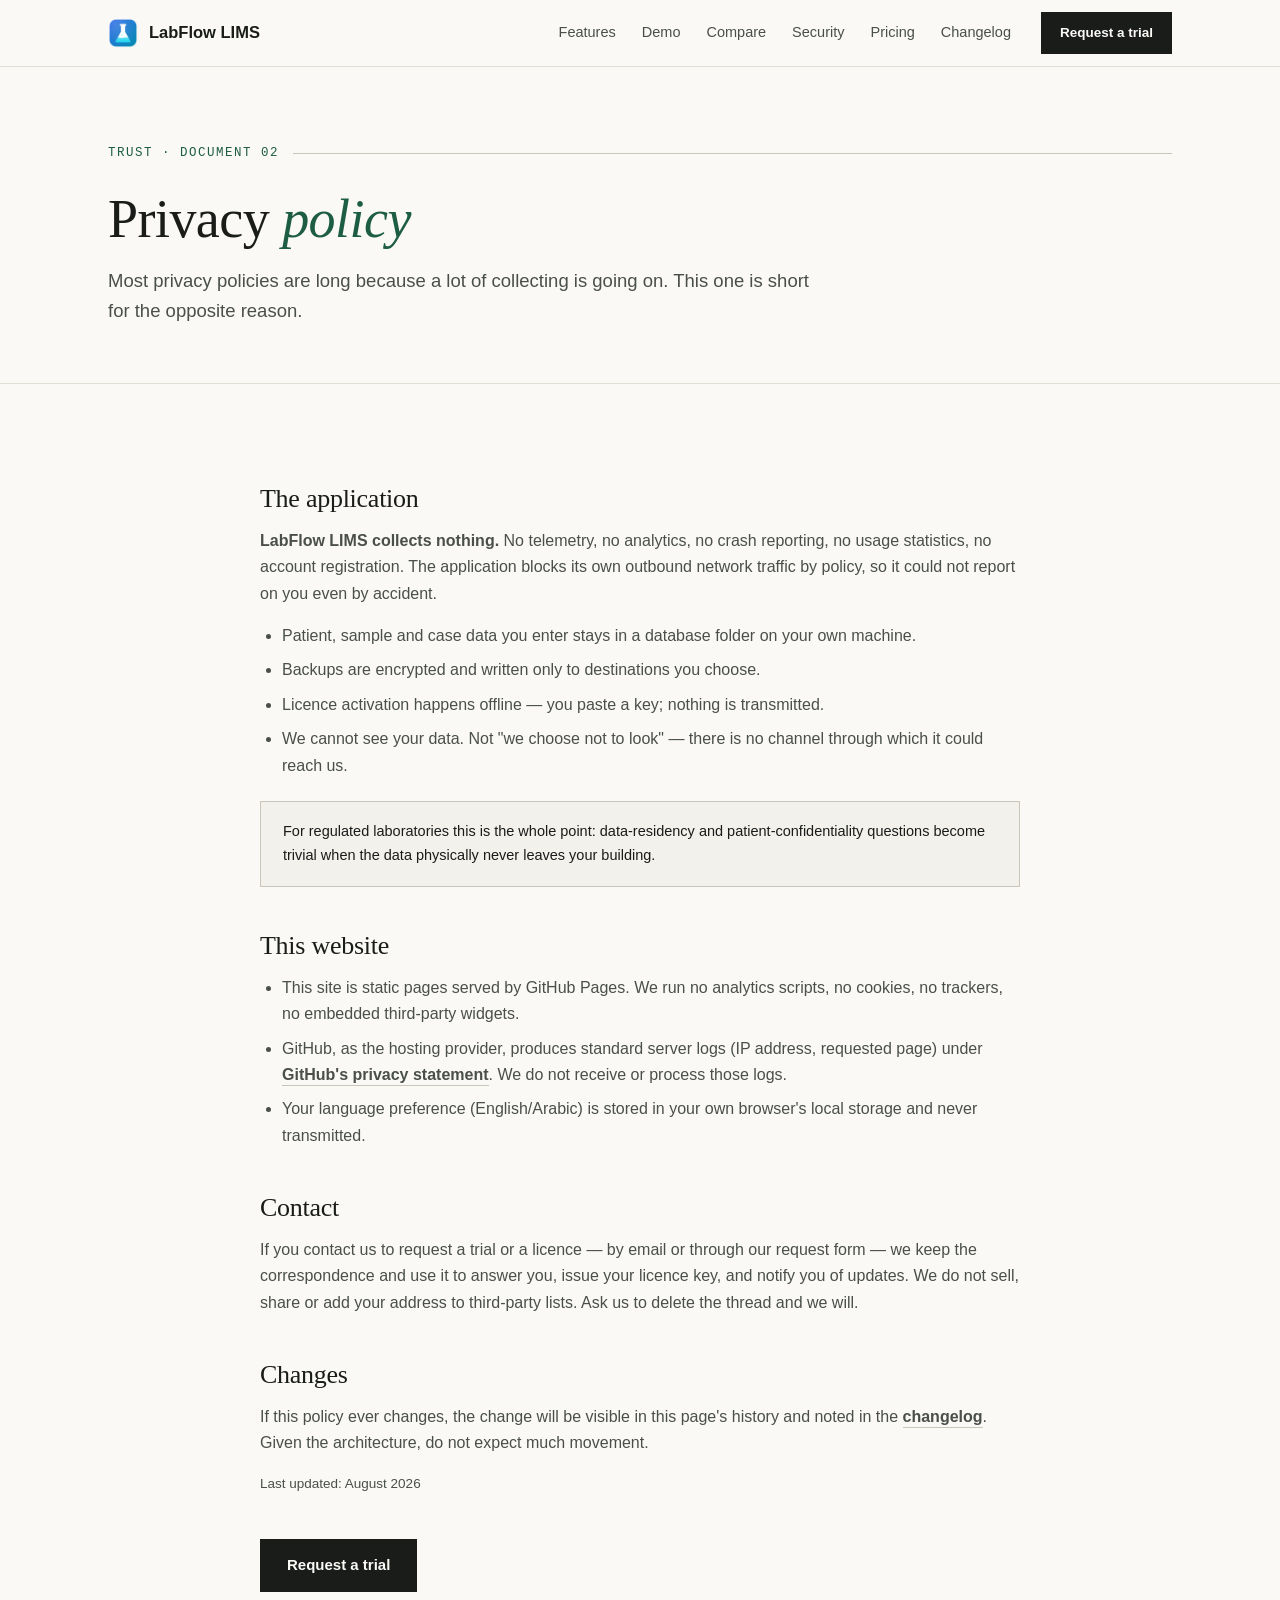
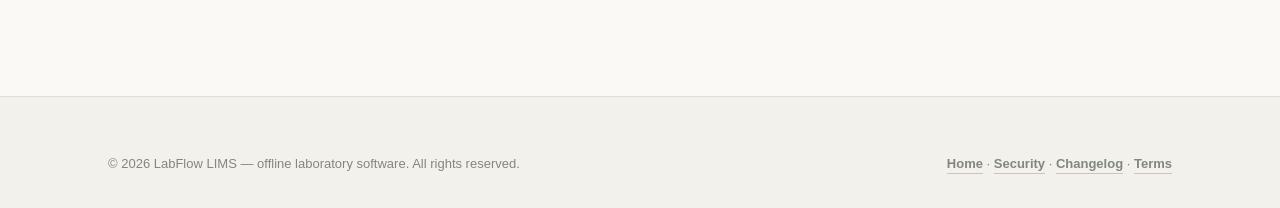
<file: privacy.html>
<!DOCTYPE html>
<html lang="en" dir="ltr">
<head>
<meta charset="UTF-8">
<meta name="viewport" content="width=device-width, initial-scale=1.0">
<title>Privacy — LabFlow LIMS</title>
<meta name="description" content="LabFlow LIMS privacy in one sentence: the software collects nothing, sends nothing, and your laboratory data never leaves your building.">
<link rel="canonical" href="https://soldiomai.github.io/labflow-site/privacy.html">
<link rel="icon" type="image/png" href="assets/logo.png">
<meta name="theme-color" content="#faf9f6">
<link rel="stylesheet" href="assets/site.css">
</head>
<body>

<a class="skip" href="#main">Skip to content</a>

<nav class="site" aria-label="Main">
  <div class="nav-in">
    <a class="brand" href="index.html"><img src="assets/logo.png" alt="LabFlow logo" width="30" height="30"><span>LabFlow&nbsp;LIMS</span></a>
    <div class="nav-links">
      <a href="index.html#features">Features</a>
      <a href="index.html#demo">Demo</a>
      <a href="index.html#cost">Compare</a>
      <a href="security.html">Security</a>
      <a href="index.html#pricing">Pricing</a>
      <a href="changelog.html">Changelog</a>
    </div>
    <div class="nav-cta">
      <a class="btn small" href="index.html#contact">Request a trial</a>
    </div>
  </div>
</nav>

<main id="main">

<header class="page-head">
  <div class="wrap">
    <div class="sec-label"><span>Trust · Document 02</span></div>
    <h1>Privacy <em>policy</em></h1>
    <p class="lead">Most privacy policies are long because a lot of collecting is going on. This one is short for the opposite reason.</p>
  </div>
</header>

<div class="wrap prose">

  <h2>The application</h2>
  <p><strong>LabFlow LIMS collects nothing.</strong> No telemetry, no analytics, no crash reporting, no usage statistics, no account registration. The application blocks its own outbound network traffic by policy, so it could not report on you even by accident.</p>
  <ul>
    <li>Patient, sample and case data you enter stays in a database folder on your own machine.</li>
    <li>Backups are encrypted and written only to destinations you choose.</li>
    <li>Licence activation happens offline — you paste a key; nothing is transmitted.</li>
    <li>We cannot see your data. Not "we choose not to look" — there is no channel through which it could reach us.</li>
  </ul>
  <div class="note">For regulated laboratories this is the whole point: data-residency and patient-confidentiality questions become trivial when the data physically never leaves your building.</div>

  <h2>This website</h2>
  <ul>
    <li>This site is static pages served by GitHub Pages. We run no analytics scripts, no cookies, no trackers, no embedded third-party widgets.</li>
    <li>GitHub, as the hosting provider, produces standard server logs (IP address, requested page) under <a class="textlink" href="https://docs.github.com/en/site-policy/privacy-policies/github-general-privacy-statement" target="_blank" rel="noopener">GitHub's privacy statement</a>. We do not receive or process those logs.</li>
    <li>Your language preference (English/Arabic) is stored in your own browser's local storage and never transmitted.</li>
  </ul>

  <h2>Contact</h2>
  <p>If you contact us to request a trial or a licence — by email or through our request form — we keep the correspondence and use it to answer you, issue your licence key, and notify you of updates. We do not sell, share or add your address to third-party lists. Ask us to delete the thread and we will.</p>

  <h2>Changes</h2>
  <p>If this policy ever changes, the change will be visible in this page's history and noted in the <a class="textlink" href="changelog.html">changelog</a>. Given the architecture, do not expect much movement.</p>

  <p class="small">Last updated: August 2026</p>

  <p style="margin-top:44px"><a class="btn" href="index.html#contact">Request a trial</a></p>
</div>

</main>

<footer class="site">
  <div class="wrap">
    <div class="foot-base" style="border-top:0;padding-top:0">
      <span>© 2026 LabFlow LIMS — offline laboratory software. All rights reserved.</span>
      <span><a class="textlink" href="index.html">Home</a> · <a class="textlink" href="security.html">Security</a> · <a class="textlink" href="changelog.html">Changelog</a> · <a class="textlink" href="terms.html">Terms</a></span>
    </div>
  </div>
</footer>

<script src="assets/site.js"></script>
</body>
</html>
</file>
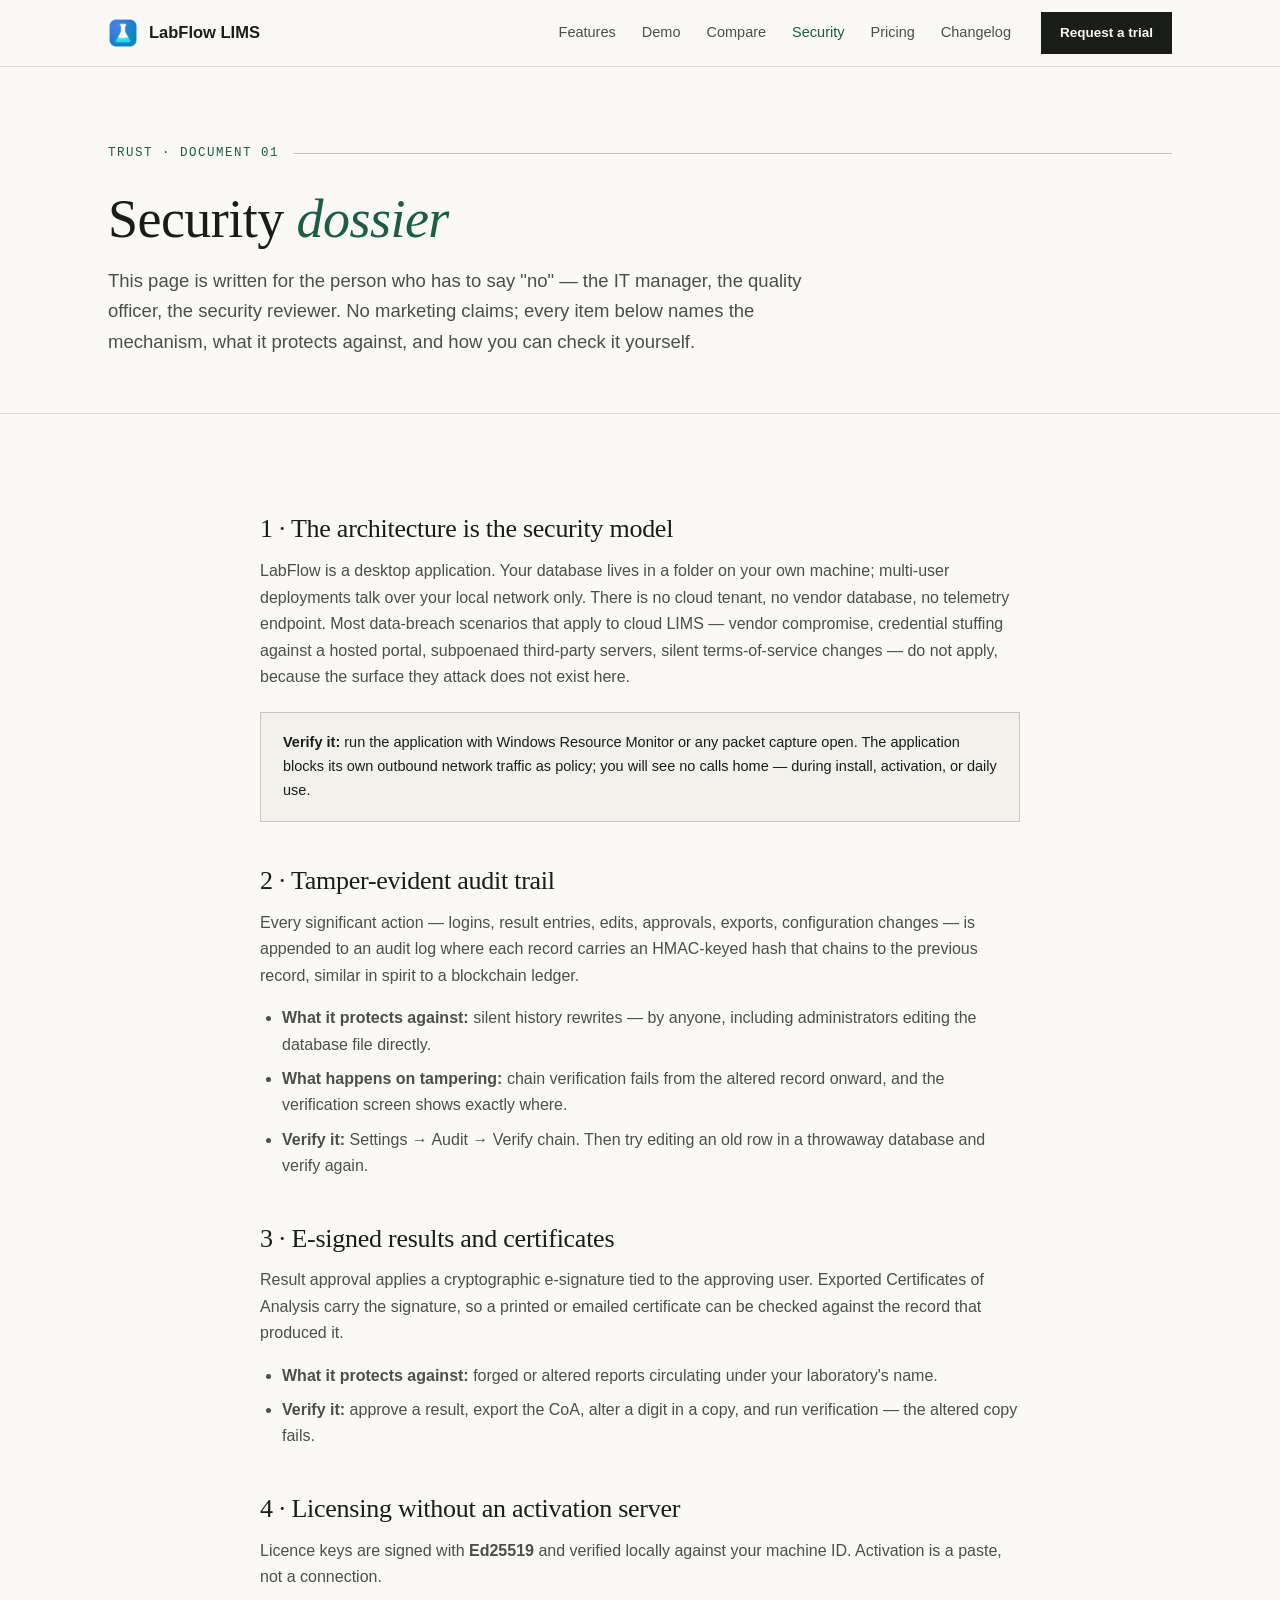
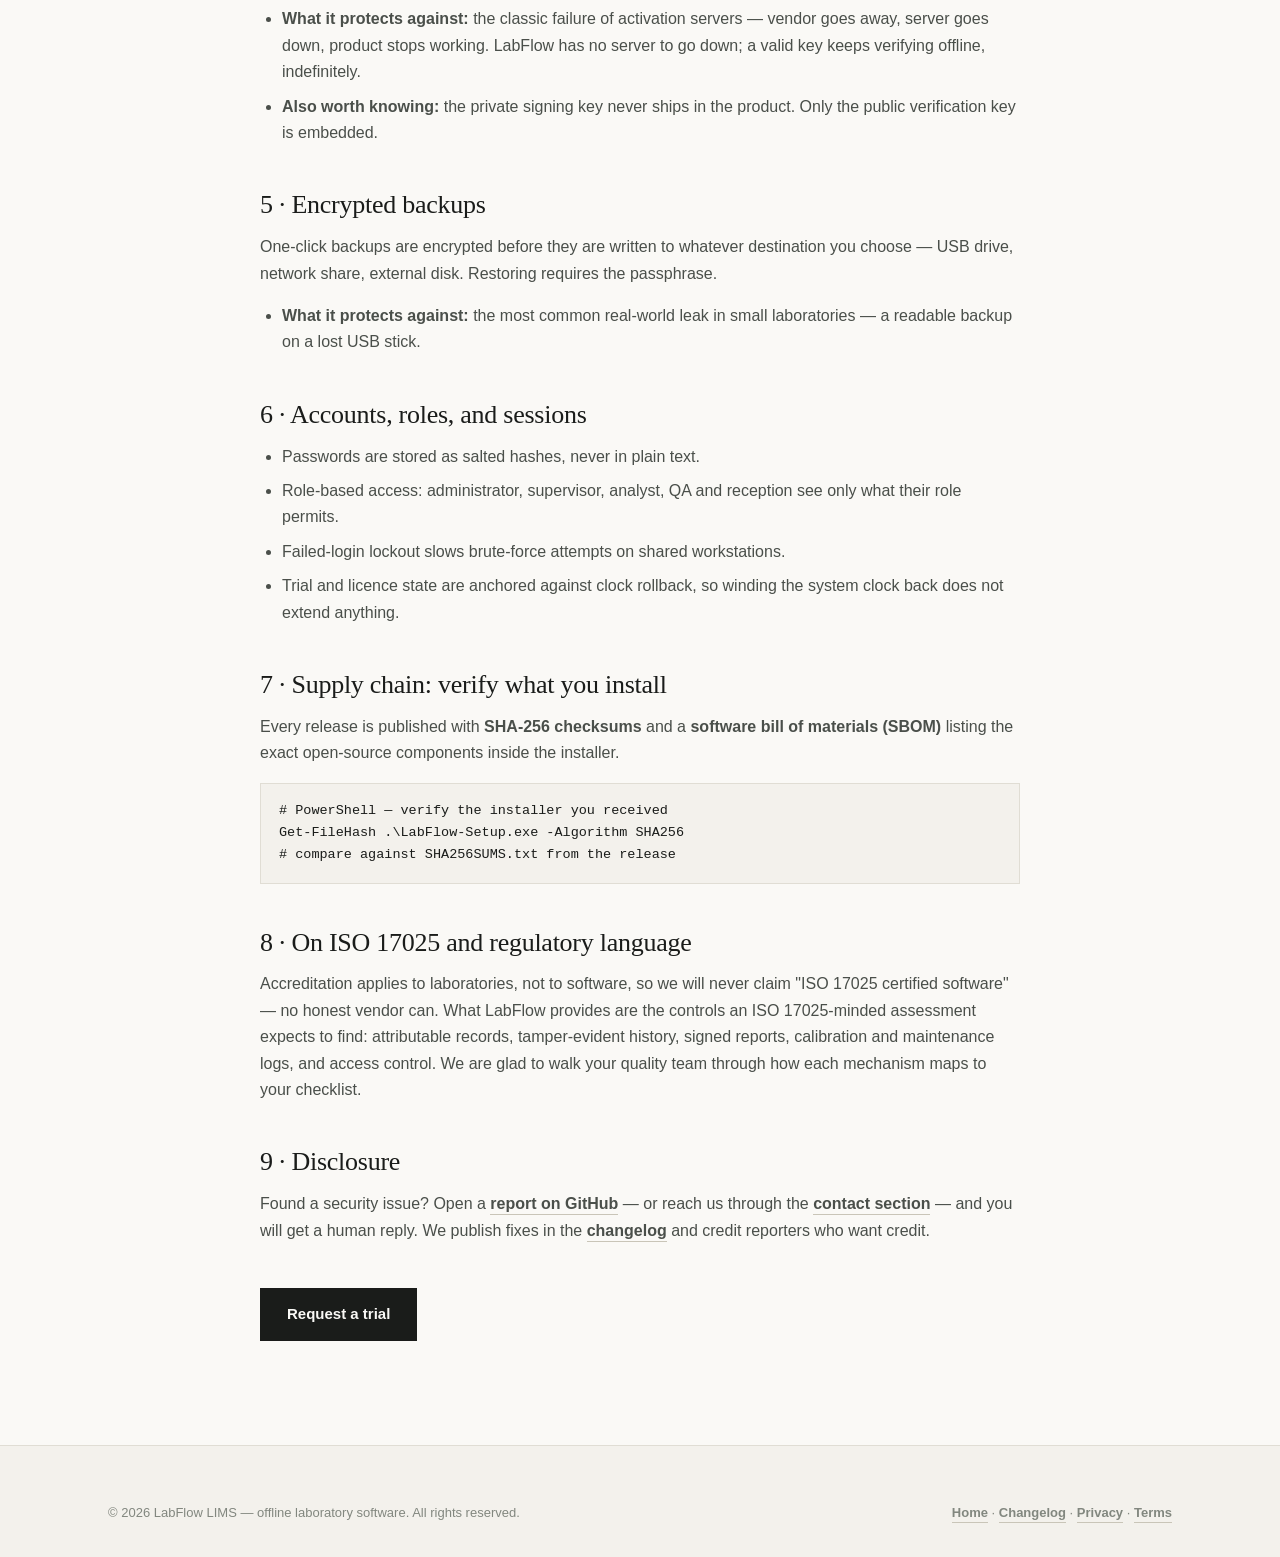
<file: security.html>
<!DOCTYPE html>
<html lang="en" dir="ltr">
<head>
<meta charset="UTF-8">
<meta name="viewport" content="width=device-width, initial-scale=1.0">
<title>Security dossier — LabFlow LIMS</title>
<meta name="description" content="How LabFlow LIMS protects laboratory data: hash-chained audit trail, Ed25519 offline licensing, e-signed reports, encrypted backups, blocked outbound network, SBOM and checksums.">
<link rel="canonical" href="https://soldiomai.github.io/labflow-site/security.html">
<link rel="icon" type="image/png" href="assets/logo.png">
<meta name="theme-color" content="#faf9f6">
<meta property="og:type" content="article">
<meta property="og:title" content="LabFlow LIMS — Security dossier">
<meta property="og:description" content="Mechanisms, not promises: hash-chained audit, offline Ed25519 licensing, e-signed CoA, encrypted backups, SBOM + SHA-256 checksums.">
<meta property="og:image" content="https://soldiomai.github.io/labflow-site/assets/dashboard-light.png">
<meta property="og:url" content="https://soldiomai.github.io/labflow-site/security.html">
<link rel="stylesheet" href="assets/site.css">
</head>
<body>

<a class="skip" href="#main">Skip to content</a>

<nav class="site" aria-label="Main">
  <div class="nav-in">
    <a class="brand" href="index.html"><img src="assets/logo.png" alt="LabFlow logo" width="30" height="30"><span>LabFlow&nbsp;LIMS</span></a>
    <div class="nav-links">
      <a href="index.html#features">Features</a>
      <a href="index.html#demo">Demo</a>
      <a href="index.html#cost">Compare</a>
      <a href="security.html" style="color:var(--pine)">Security</a>
      <a href="index.html#pricing">Pricing</a>
      <a href="changelog.html">Changelog</a>
    </div>
    <div class="nav-cta">
      <a class="btn small" href="index.html#contact">Request a trial</a>
    </div>
  </div>
</nav>

<main id="main">

<header class="page-head">
  <div class="wrap">
    <div class="sec-label"><span>Trust · Document 01</span></div>
    <h1>Security <em>dossier</em></h1>
    <p class="lead">This page is written for the person who has to say "no" — the IT manager, the quality officer, the security reviewer. No marketing claims; every item below names the mechanism, what it protects against, and how you can check it yourself.</p>
  </div>
</header>

<div class="wrap prose">

  <h2>1 · The architecture is the security model</h2>
  <p>LabFlow is a desktop application. Your database lives in a folder on your own machine; multi-user deployments talk over your local network only. There is no cloud tenant, no vendor database, no telemetry endpoint. Most data-breach scenarios that apply to cloud LIMS — vendor compromise, credential stuffing against a hosted portal, subpoenaed third-party servers, silent terms-of-service changes — do not apply, because the surface they attack does not exist here.</p>
  <div class="note"><strong>Verify it:</strong> run the application with Windows Resource Monitor or any packet capture open. The application blocks its own outbound network traffic as policy; you will see no calls home — during install, activation, or daily use.</div>

  <h2>2 · Tamper-evident audit trail</h2>
  <p>Every significant action — logins, result entries, edits, approvals, exports, configuration changes — is appended to an audit log where each record carries an HMAC-keyed hash that chains to the previous record, similar in spirit to a blockchain ledger.</p>
  <ul>
    <li><strong>What it protects against:</strong> silent history rewrites — by anyone, including administrators editing the database file directly.</li>
    <li><strong>What happens on tampering:</strong> chain verification fails from the altered record onward, and the verification screen shows exactly where.</li>
    <li><strong>Verify it:</strong> Settings → Audit → Verify chain. Then try editing an old row in a throwaway database and verify again.</li>
  </ul>

  <h2>3 · E-signed results and certificates</h2>
  <p>Result approval applies a cryptographic e-signature tied to the approving user. Exported Certificates of Analysis carry the signature, so a printed or emailed certificate can be checked against the record that produced it.</p>
  <ul>
    <li><strong>What it protects against:</strong> forged or altered reports circulating under your laboratory's name.</li>
    <li><strong>Verify it:</strong> approve a result, export the CoA, alter a digit in a copy, and run verification — the altered copy fails.</li>
  </ul>

  <h2>4 · Licensing without an activation server</h2>
  <p>Licence keys are signed with <strong>Ed25519</strong> and verified locally against your machine ID. Activation is a paste, not a connection.</p>
  <ul>
    <li><strong>What it protects against:</strong> the classic failure of activation servers — vendor goes away, server goes down, product stops working. LabFlow has no server to go down; a valid key keeps verifying offline, indefinitely.</li>
    <li><strong>Also worth knowing:</strong> the private signing key never ships in the product. Only the public verification key is embedded.</li>
  </ul>

  <h2>5 · Encrypted backups</h2>
  <p>One-click backups are encrypted before they are written to whatever destination you choose — USB drive, network share, external disk. Restoring requires the passphrase.</p>
  <ul>
    <li><strong>What it protects against:</strong> the most common real-world leak in small laboratories — a readable backup on a lost USB stick.</li>
  </ul>

  <h2>6 · Accounts, roles, and sessions</h2>
  <ul>
    <li>Passwords are stored as salted hashes, never in plain text.</li>
    <li>Role-based access: administrator, supervisor, analyst, QA and reception see only what their role permits.</li>
    <li>Failed-login lockout slows brute-force attempts on shared workstations.</li>
    <li>Trial and licence state are anchored against clock rollback, so winding the system clock back does not extend anything.</li>
  </ul>

  <h2>7 · Supply chain: verify what you install</h2>
  <p>Every release is published with <strong>SHA-256 checksums</strong> and a <strong>software bill of materials (SBOM)</strong> listing the exact open-source components inside the installer.</p>
  <pre><code># PowerShell — verify the installer you received
Get-FileHash .\LabFlow-Setup.exe -Algorithm SHA256
# compare against SHA256SUMS.txt from the release</code></pre>

  <h2>8 · On ISO 17025 and regulatory language</h2>
  <p>Accreditation applies to laboratories, not to software, so we will never claim "ISO 17025 certified software" — no honest vendor can. What LabFlow provides are the controls an ISO 17025-minded assessment expects to find: attributable records, tamper-evident history, signed reports, calibration and maintenance logs, and access control. We are glad to walk your quality team through how each mechanism maps to your checklist.</p>

  <h2>9 · Disclosure</h2>
  <p>Found a security issue? Open a <a class="textlink" href="https://github.com/SoldiomAI/labflow-site/issues/new" target="_blank" rel="noopener">report on GitHub</a> — or reach us through the <a class="textlink" href="index.html#contact">contact section</a> — and you will get a human reply. We publish fixes in the <a class="textlink" href="changelog.html">changelog</a> and credit reporters who want credit.</p>

  <p style="margin-top:44px"><a class="btn" href="index.html#contact">Request a trial</a></p>
</div>

</main>

<footer class="site">
  <div class="wrap">
    <div class="foot-base" style="border-top:0;padding-top:0">
      <span>© 2026 LabFlow LIMS — offline laboratory software. All rights reserved.</span>
      <span><a class="textlink" href="index.html">Home</a> · <a class="textlink" href="changelog.html">Changelog</a> · <a class="textlink" href="privacy.html">Privacy</a> · <a class="textlink" href="terms.html">Terms</a></span>
    </div>
  </div>
</footer>

<script src="assets/site.js"></script>
</body>
</html>
</file>
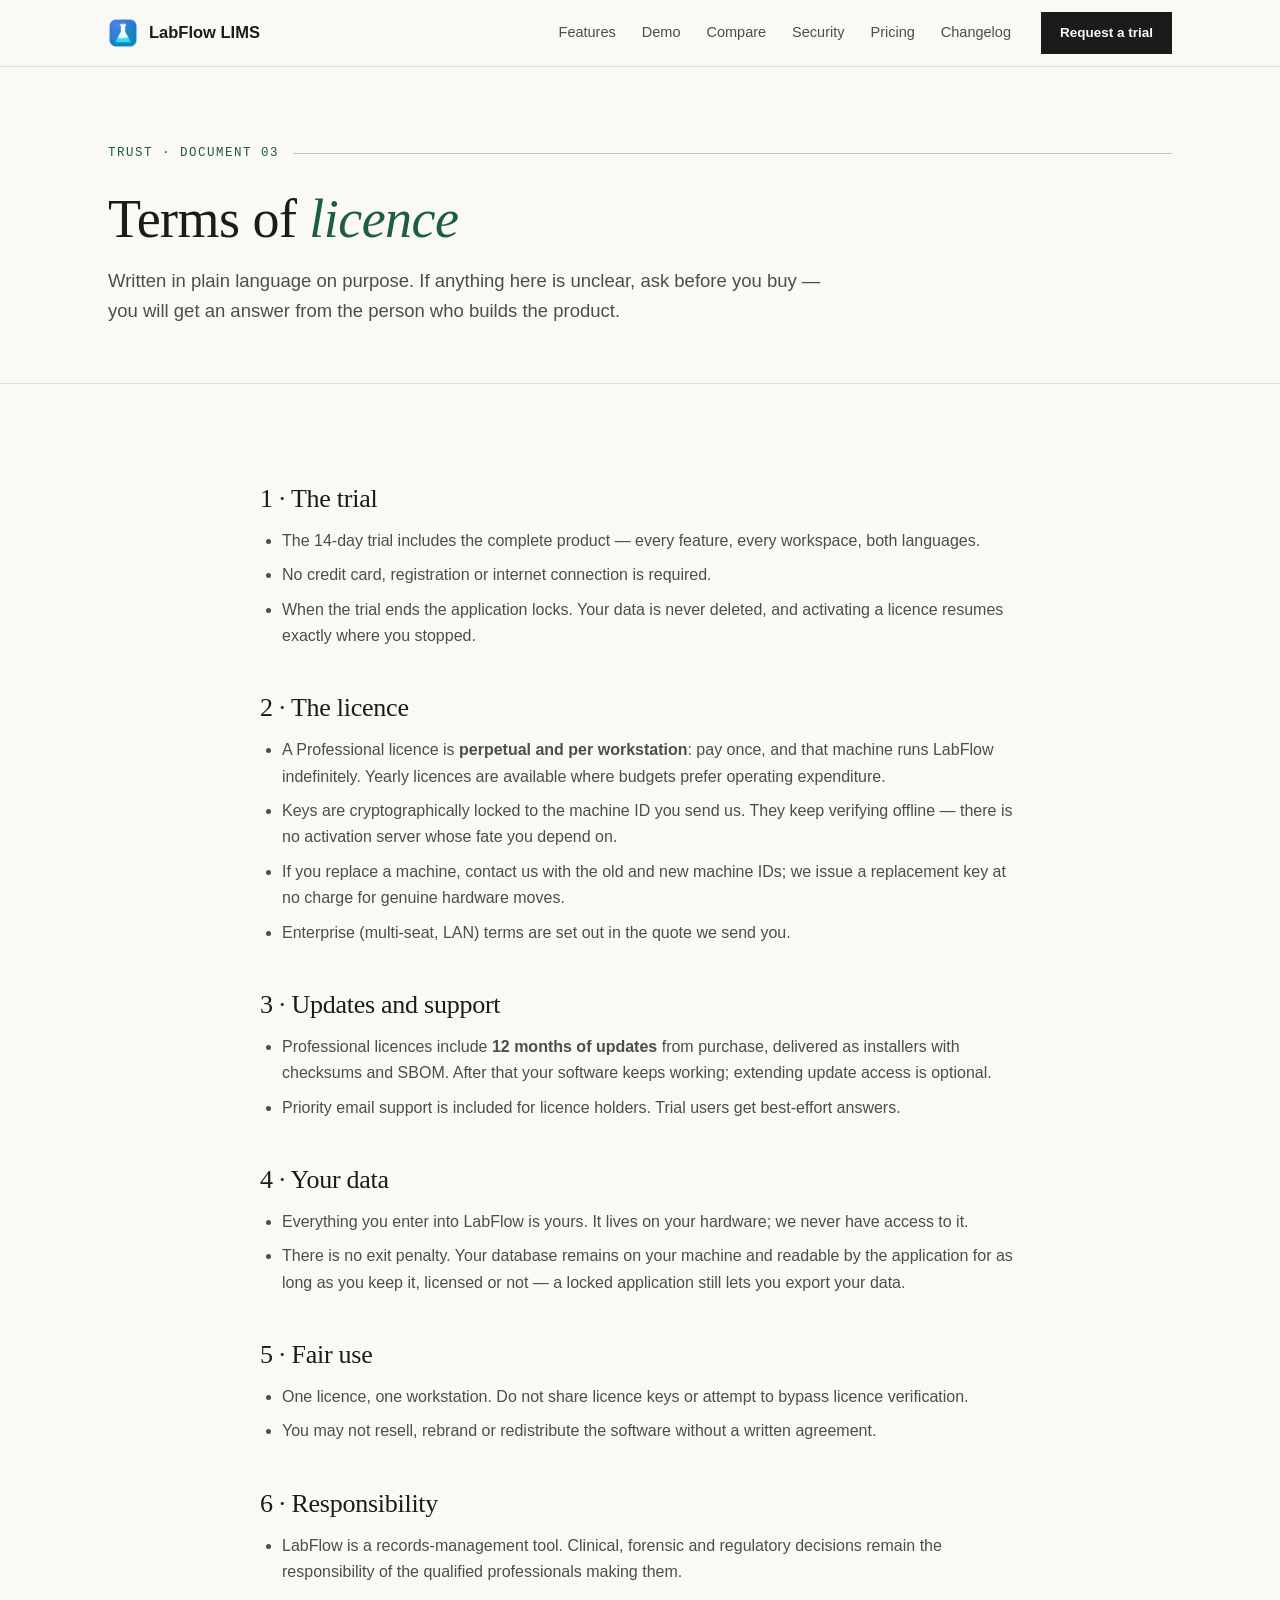
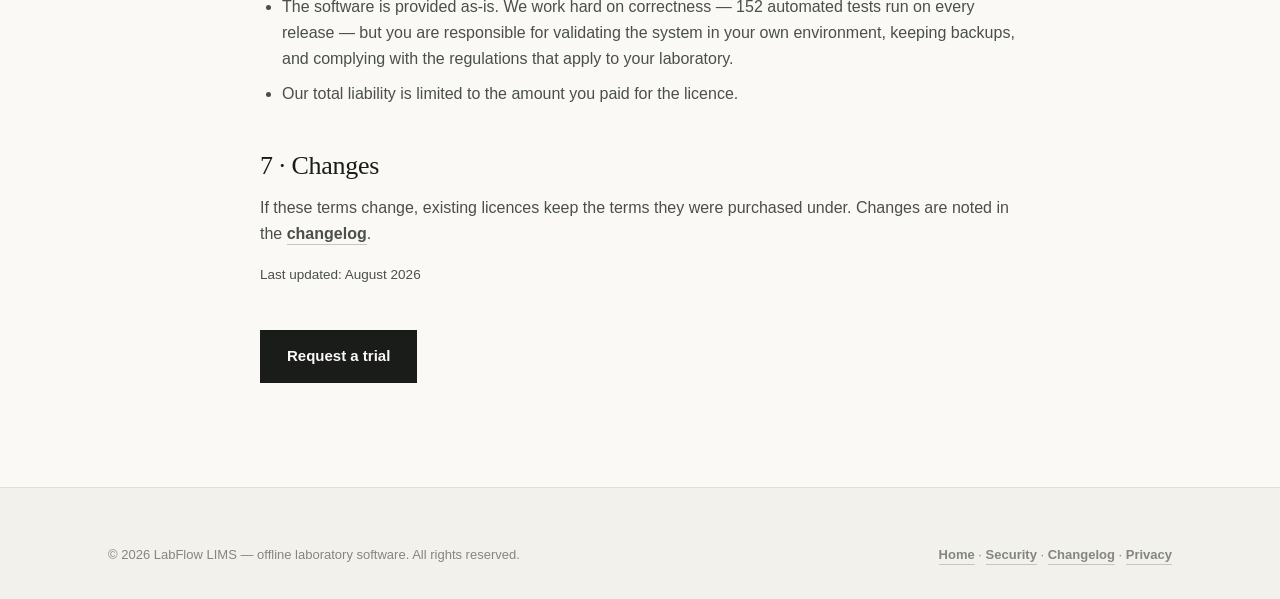
<file: terms.html>
<!DOCTYPE html>
<html lang="en" dir="ltr">
<head>
<meta charset="UTF-8">
<meta name="viewport" content="width=device-width, initial-scale=1.0">
<title>Terms of licence — LabFlow LIMS</title>
<meta name="description" content="Plain-language licence terms for LabFlow LIMS: perpetual per-workstation licences, 14-day trial, update policy, and your data ownership.">
<link rel="canonical" href="https://soldiomai.github.io/labflow-site/terms.html">
<link rel="icon" type="image/png" href="assets/logo.png">
<meta name="theme-color" content="#faf9f6">
<link rel="stylesheet" href="assets/site.css">
</head>
<body>

<a class="skip" href="#main">Skip to content</a>

<nav class="site" aria-label="Main">
  <div class="nav-in">
    <a class="brand" href="index.html"><img src="assets/logo.png" alt="LabFlow logo" width="30" height="30"><span>LabFlow&nbsp;LIMS</span></a>
    <div class="nav-links">
      <a href="index.html#features">Features</a>
      <a href="index.html#demo">Demo</a>
      <a href="index.html#cost">Compare</a>
      <a href="security.html">Security</a>
      <a href="index.html#pricing">Pricing</a>
      <a href="changelog.html">Changelog</a>
    </div>
    <div class="nav-cta">
      <a class="btn small" href="index.html#contact">Request a trial</a>
    </div>
  </div>
</nav>

<main id="main">

<header class="page-head">
  <div class="wrap">
    <div class="sec-label"><span>Trust · Document 03</span></div>
    <h1>Terms of <em>licence</em></h1>
    <p class="lead">Written in plain language on purpose. If anything here is unclear, ask before you buy — you will get an answer from the person who builds the product.</p>
  </div>
</header>

<div class="wrap prose">

  <h2>1 · The trial</h2>
  <ul>
    <li>The 14-day trial includes the complete product — every feature, every workspace, both languages.</li>
    <li>No credit card, registration or internet connection is required.</li>
    <li>When the trial ends the application locks. Your data is never deleted, and activating a licence resumes exactly where you stopped.</li>
  </ul>

  <h2>2 · The licence</h2>
  <ul>
    <li>A Professional licence is <strong>perpetual and per workstation</strong>: pay once, and that machine runs LabFlow indefinitely. Yearly licences are available where budgets prefer operating expenditure.</li>
    <li>Keys are cryptographically locked to the machine ID you send us. They keep verifying offline — there is no activation server whose fate you depend on.</li>
    <li>If you replace a machine, contact us with the old and new machine IDs; we issue a replacement key at no charge for genuine hardware moves.</li>
    <li>Enterprise (multi-seat, LAN) terms are set out in the quote we send you.</li>
  </ul>

  <h2>3 · Updates and support</h2>
  <ul>
    <li>Professional licences include <strong>12 months of updates</strong> from purchase, delivered as installers with checksums and SBOM. After that your software keeps working; extending update access is optional.</li>
    <li>Priority email support is included for licence holders. Trial users get best-effort answers.</li>
  </ul>

  <h2>4 · Your data</h2>
  <ul>
    <li>Everything you enter into LabFlow is yours. It lives on your hardware; we never have access to it.</li>
    <li>There is no exit penalty. Your database remains on your machine and readable by the application for as long as you keep it, licensed or not — a locked application still lets you export your data.</li>
  </ul>

  <h2>5 · Fair use</h2>
  <ul>
    <li>One licence, one workstation. Do not share licence keys or attempt to bypass licence verification.</li>
    <li>You may not resell, rebrand or redistribute the software without a written agreement.</li>
  </ul>

  <h2>6 · Responsibility</h2>
  <ul>
    <li>LabFlow is a records-management tool. Clinical, forensic and regulatory decisions remain the responsibility of the qualified professionals making them.</li>
    <li>The software is provided as-is. We work hard on correctness — 152 automated tests run on every release — but you are responsible for validating the system in your own environment, keeping backups, and complying with the regulations that apply to your laboratory.</li>
    <li>Our total liability is limited to the amount you paid for the licence.</li>
  </ul>

  <h2>7 · Changes</h2>
  <p>If these terms change, existing licences keep the terms they were purchased under. Changes are noted in the <a class="textlink" href="changelog.html">changelog</a>.</p>

  <p class="small">Last updated: August 2026</p>

  <p style="margin-top:44px"><a class="btn" href="index.html#contact">Request a trial</a></p>
</div>

</main>

<footer class="site">
  <div class="wrap">
    <div class="foot-base" style="border-top:0;padding-top:0">
      <span>© 2026 LabFlow LIMS — offline laboratory software. All rights reserved.</span>
      <span><a class="textlink" href="index.html">Home</a> · <a class="textlink" href="security.html">Security</a> · <a class="textlink" href="changelog.html">Changelog</a> · <a class="textlink" href="privacy.html">Privacy</a></span>
    </div>
  </div>
</footer>

<script src="assets/site.js"></script>
</body>
</html>
</file>
<file: assets/site.css>
/* LabFlow LIMS — design system. Editorial "clinical print" style. */
:root{
  --paper:#faf9f6; --paper2:#f3f1ec; --ink:#1a1c1a; --ink2:#4a4f4a; --ink3:#82877f;
  --line:#e0ddd4; --line2:#c9c5b8;
  --pine:#1d5c45; --pine-dark:#154434; --pine-pale:#e7efe9;
  --amber:#8a6d1f;
  --serif:Georgia,"Times New Roman",Cambria,serif;
  --sans:-apple-system,BlinkMacSystemFont,"Segoe UI",Roboto,Arial,sans-serif;
  --mono:ui-monospace,"Cascadia Code",Consolas,Menlo,monospace;
  --maxw:1120px;
}
*{margin:0;padding:0;box-sizing:border-box}
html{scroll-behavior:smooth}
body{background:var(--paper);color:var(--ink);font-family:var(--sans);font-size:16px;line-height:1.65;-webkit-font-smoothing:antialiased}
html[dir="rtl"] body{font-family:"Segoe UI",Tahoma,"Noto Sans Arabic",Arial,sans-serif}
a{color:inherit;text-decoration:none}
img{max-width:100%;display:block}
.wrap{max-width:var(--maxw);margin:0 auto;padding:0 28px}
section{padding:88px 0}
::selection{background:var(--pine-pale);color:var(--pine-dark)}

/* ---------- a11y ---------- */
.skip{position:absolute;top:-48px;left:12px;background:var(--ink);color:var(--paper);padding:10px 18px;z-index:100;font-weight:600}
.skip:focus{top:12px}
:focus-visible{outline:2px solid var(--pine);outline-offset:2px}
@media (prefers-reduced-motion:reduce){
  html{scroll-behavior:auto}
  html.js .rv{opacity:1 !important;transform:none !important;transition:none !important}
}

/* ---------- type ---------- */
h1,h2,.serif{font-family:var(--serif);font-weight:400;letter-spacing:-.01em}
html[dir="rtl"] h1, html[dir="rtl"] h2, html[dir="rtl"] .serif{font-family:"Segoe UI",Tahoma,"Noto Naskh Arabic",serif;font-weight:600}
h1{font-size:clamp(40px,5.6vw,68px);line-height:1.08}
h2{font-size:clamp(30px,3.8vw,44px);line-height:1.15;margin-bottom:16px}
h1 em,h2 em{font-style:italic;color:var(--pine)}
html[dir="rtl"] h1 em, html[dir="rtl"] h2 em{font-style:normal}
.lead{font-size:18.5px;color:var(--ink2);max-width:640px}
.small{font-size:13.5px;color:var(--ink3)}
.sec-label{display:flex;align-items:center;gap:14px;margin-bottom:26px;font-family:var(--mono);font-size:12.5px;letter-spacing:.12em;text-transform:uppercase;color:var(--pine)}
.sec-label::after{content:"";height:1px;background:var(--line2);flex:1}
html[dir="rtl"] .sec-label{letter-spacing:0;font-family:var(--sans);font-weight:700}
.mono-label{font-family:var(--mono);font-size:11.5px;letter-spacing:.1em;text-transform:uppercase;color:var(--ink3)}
html[dir="rtl"] .mono-label{letter-spacing:0;font-family:var(--sans);font-weight:700}

/* ---------- buttons ---------- */
.btn{display:inline-flex;align-items:center;gap:9px;padding:13px 26px;font-size:15px;font-weight:600;font-family:var(--sans);
  border:1px solid var(--ink);background:var(--ink);color:var(--paper);cursor:pointer;transition:background .15s,color .15s,border-color .15s}
.btn:hover{background:var(--pine-dark);border-color:var(--pine-dark);color:var(--paper)}
.btn.alt{background:transparent;color:var(--ink)}
.btn.alt:hover{background:var(--ink);color:var(--paper)}
.btn.small{padding:9px 18px;font-size:13.5px}
.textlink{border-bottom:1px solid var(--line2);padding-bottom:2px;font-weight:600;transition:border-color .15s,color .15s}
.textlink:hover{color:var(--pine);border-color:var(--pine)}

/* ---------- nav ---------- */
nav.site{position:sticky;top:0;z-index:50;background:var(--paper);border-bottom:1px solid var(--line)}
.nav-in{max-width:var(--maxw);margin:0 auto;padding:0 28px;height:66px;display:flex;align-items:center;gap:30px}
.brand{display:flex;align-items:center;gap:11px;font-weight:700;font-size:16.5px}
.brand img{width:30px;height:30px}
.nav-links{display:flex;gap:26px;margin-inline-start:auto;font-size:14.5px;color:var(--ink2)}
.nav-links a:hover{color:var(--pine)}
.nav-cta{display:flex;align-items:center;gap:12px}
.lang-btn{display:inline-block;background:none;border:1px solid var(--line2);color:var(--ink2);padding:7px 14px;font-size:13px;font-weight:600;cursor:pointer;font-family:var(--sans)}
.lang-btn:hover{border-color:var(--ink);color:var(--ink)}

/* ---------- hero ---------- */
.hero{padding:84px 0 0;border-bottom:1px solid var(--line)}
.hero-grid{display:grid;grid-template-columns:1.05fr .95fr;gap:56px;align-items:center;padding-bottom:72px}
.eyebrow{font-family:var(--mono);font-size:12.5px;letter-spacing:.12em;text-transform:uppercase;color:var(--pine);margin-bottom:22px;display:flex;align-items:center;gap:10px}
html[dir="rtl"] .eyebrow{letter-spacing:0;font-family:var(--sans);font-weight:700}
.eyebrow .tick{width:26px;height:1px;background:var(--pine)}
.eyebrow a{border-bottom:1px dotted var(--pine)}
.hero h1{margin-bottom:24px}
.hero .lead{margin-bottom:34px}
.hero-ctas{display:flex;gap:14px;flex-wrap:wrap;margin-bottom:16px}
.hero-note{font-size:13px;color:var(--ink3)}
.hero-visual{position:relative}
.hero-visual .shot{border:1px solid var(--line2);box-shadow:0 1px 2px rgba(26,28,26,.06),0 12px 32px -18px rgba(26,28,26,.25);background:#fff}
.hero-visual .shot img{width:100%}
.spec-card{position:absolute;bottom:-26px;inset-inline-start:-26px;background:var(--paper);border:1px solid var(--line2);padding:16px 20px;box-shadow:0 8px 24px -14px rgba(26,28,26,.3);max-width:250px}
.spec-card .k{font-family:var(--mono);font-size:11px;letter-spacing:.1em;text-transform:uppercase;color:var(--ink3);margin-bottom:5px}
html[dir="rtl"] .spec-card .k{letter-spacing:0;font-family:var(--sans);font-weight:700}
.spec-card .v{font-size:14px;font-weight:600;line-height:1.45}

/* ---------- stats strip ---------- */
.stats{display:grid;grid-template-columns:repeat(4,1fr);border-top:1px solid var(--line)}
.stat{padding:26px 8px 26px 0;border-inline-end:1px solid var(--line)}
.stat:last-child{border-inline-end:0}
html[dir="rtl"] .stat{padding:26px 0 26px 8px}
.stat b{display:block;font-family:var(--serif);font-weight:400;font-size:34px;line-height:1.1;color:var(--ink)}
.stat span{font-size:13px;color:var(--ink3)}

/* ---------- industries ---------- */
.ind{background:var(--paper2);border-bottom:1px solid var(--line)}
.ind-grid{display:grid;grid-template-columns:repeat(3,1fr);border:1px solid var(--line2);background:var(--line2);gap:1px}
.ind-cell{background:var(--paper);padding:22px 24px;display:flex;align-items:baseline;gap:14px}
.ind-cell .n{font-family:var(--mono);font-size:11.5px;color:var(--ink3)}
.ind-cell .t{font-weight:600;font-size:15px}

/* ---------- features ---------- */
.feat-rows{border-top:1px solid var(--line)}
.feat-row{display:grid;grid-template-columns:64px 300px 1fr;gap:28px;padding:26px 0;border-bottom:1px solid var(--line);align-items:baseline}
.feat-row .no{font-family:var(--mono);font-size:13px;color:var(--ink3)}
.feat-row h3{font-size:17.5px;font-weight:700;letter-spacing:-.01em}
.feat-row p{color:var(--ink2);font-size:15px}

/* ---------- demo (dark) ---------- */
.demo{background:var(--ink);color:var(--paper)}
.demo .sec-label{color:#9dc2ae}
.demo .sec-label::after{background:rgba(250,249,246,.2)}
.demo h2 em{color:#9dc2ae}
.demo .lead{color:rgba(250,249,246,.72)}
.demo video{width:100%;border:1px solid rgba(250,249,246,.18);display:block;background:#000;margin-top:44px}

/* ---------- product tour tabs ---------- */
.tour-tabs{display:flex;flex-wrap:wrap;gap:0;border:1px solid var(--line2);margin:36px 0 0;background:var(--line2)}
.tour-tab{flex:1 1 auto;min-width:140px;background:var(--paper);border:0;padding:14px 10px;font-family:var(--sans);font-size:14px;font-weight:600;color:var(--ink2);cursor:pointer;border-inline-end:1px solid var(--line2)}
.tour-tab:last-child{border-inline-end:0}
.tour-tab[aria-selected="true"]{background:var(--ink);color:var(--paper)}
.tour-tab:hover:not([aria-selected="true"]){background:var(--pine-pale);color:var(--pine-dark)}
.tour-panel{border:1px solid var(--line2);border-top:0;background:#fff}
.tour-panel img{width:100%}
.tour-panel figcaption{padding:14px 18px;font-size:14px;color:var(--ink2);display:flex;gap:12px;align-items:baseline;background:var(--paper);border-top:1px solid var(--line)}
.tour-panel .fig-n{font-family:var(--mono);font-size:11.5px;color:var(--pine);white-space:nowrap}
html.js .tour-panel{display:none}
html.js .tour-panel.active{display:block}
html:not(.js) .tour-panel{margin-bottom:20px}

/* ---------- compare table ---------- */
.tbl-scroll{overflow-x:auto;border:1px solid var(--line2);margin-top:8px}
table.compare{width:100%;border-collapse:collapse;font-size:14.5px;min-width:720px;background:var(--paper)}
table.compare th,table.compare td{padding:15px 18px;border-bottom:1px solid var(--line);text-align:start;vertical-align:top}
table.compare thead th{font-family:var(--mono);font-size:11.5px;letter-spacing:.1em;text-transform:uppercase;color:var(--ink3);border-bottom:1px solid var(--line2);background:var(--paper2)}
html[dir="rtl"] table.compare thead th{letter-spacing:0;font-family:var(--sans);font-weight:700}
table.compare thead th.hl{color:var(--pine)}
table.compare td.hl{background:#fff;font-weight:600;box-shadow:inset 2px 0 0 var(--pine)}
html[dir="rtl"] table.compare td.hl{box-shadow:inset -2px 0 0 var(--pine)}
table.compare tr:last-child td{border-bottom:0}
table.compare td:first-child{font-weight:600;color:var(--ink)}
table.compare td{color:var(--ink2)}

/* ---------- calculator ---------- */
.calc{display:grid;grid-template-columns:1fr 1fr;border:1px solid var(--line2);background:var(--line2);gap:1px;margin-top:8px}
.calc>div{background:var(--paper);padding:36px 34px}
.calc .out{background:var(--ink);color:var(--paper);display:flex;flex-direction:column;justify-content:center}
.calc .row{margin-bottom:26px}
.calc label{display:block;font-weight:600;font-size:14.5px;margin-bottom:10px}
.calc .val{font-family:var(--mono);color:var(--pine);font-weight:700}
.calc input[type=range]{width:100%;accent-color:var(--pine)}
.calc input[type=number]{width:130px;padding:9px 12px;border:1px solid var(--line2);background:#fff;font-family:var(--mono);font-size:15px;color:var(--ink)}
.calc .yr-btns{display:flex;gap:0;border:1px solid var(--line2);width:max-content}
.calc .yr-btns button{padding:9px 22px;background:var(--paper);border:0;border-inline-end:1px solid var(--line2);font-family:var(--sans);font-size:14px;font-weight:600;color:var(--ink2);cursor:pointer}
.calc .yr-btns button:last-child{border-inline-end:0}
.calc .yr-btns button[aria-pressed="true"]{background:var(--ink);color:var(--paper)}
.calc .out .k{font-family:var(--mono);font-size:11.5px;letter-spacing:.1em;text-transform:uppercase;color:rgba(250,249,246,.55);margin-bottom:14px}
html[dir="rtl"] .calc .out .k{letter-spacing:0;font-family:var(--sans);font-weight:700}
.calc .out .big{font-family:var(--serif);font-size:clamp(40px,4.6vw,58px);line-height:1.05;color:#e8c76a;margin-bottom:12px}
.calc .out .sub{font-size:15px;color:rgba(250,249,246,.75);max-width:380px}
.calc .out .vs{margin-top:26px;padding-top:22px;border-top:1px solid rgba(250,249,246,.18);font-size:15px}
.calc .out .vs b{color:#9dc2ae}

/* ---------- security grid ---------- */
.sec-grid{display:grid;grid-template-columns:repeat(3,1fr);border:1px solid var(--line2);background:var(--line2);gap:1px;margin-top:8px}
.sec-cell{background:var(--paper);padding:26px 26px 28px}
.sec-cell .k{font-family:var(--mono);font-size:11px;letter-spacing:.1em;text-transform:uppercase;color:var(--pine);margin-bottom:10px}
html[dir="rtl"] .sec-cell .k{letter-spacing:0;font-family:var(--sans);font-weight:700}
.sec-cell h3{font-size:16px;font-weight:700;margin-bottom:7px}
.sec-cell p{font-size:14px;color:var(--ink2)}

/* ---------- pull quote ---------- */
.pull{border-inline-start:2px solid var(--pine);padding:6px 0 6px 28px;margin:34px 0 8px;max-width:720px}
html[dir="rtl"] .pull{padding:6px 28px 6px 0}
.pull p{font-family:var(--serif);font-size:clamp(19px,2.2vw,24px);line-height:1.5;color:var(--ink)}
html[dir="rtl"] .pull p{font-family:"Segoe UI",Tahoma,"Noto Naskh Arabic",serif}

/* ---------- licensing ---------- */
.lic{background:var(--paper2);border-block:1px solid var(--line)}
.lic-grid{display:grid;grid-template-columns:1fr 1fr;gap:60px;align-items:start}
.lic-steps{counter-reset:s;margin-top:8px}
.lic-step{display:grid;grid-template-columns:44px 1fr;gap:18px;padding:22px 0;border-bottom:1px solid var(--line2)}
.lic-step:last-child{border-bottom:0}
.lic-step .sn{font-family:var(--serif);font-size:28px;color:var(--pine);line-height:1}
.lic-step h3{font-size:16.5px;font-weight:700;margin-bottom:5px}
.lic-step p{font-size:14.5px;color:var(--ink2)}
.machine-chip{font-family:var(--mono);font-size:13px;background:var(--paper);border:1px solid var(--line2);padding:2px 8px;color:var(--pine-dark);white-space:nowrap}

/* ---------- pricing ---------- */
.price-grid{display:grid;grid-template-columns:repeat(3,1fr);border:1px solid var(--line2);background:var(--line2);gap:1px;margin-top:8px}
.pilot-cta{margin-top:32px;border:1px solid var(--ink);background:var(--ink);color:var(--paper);padding:38px 40px;display:flex;gap:36px;align-items:center;justify-content:space-between;flex-wrap:wrap}
.pilot-cta-txt{max-width:640px}
.pilot-cta h3{font-size:clamp(22px,2.6vw,30px);line-height:1.2;margin-bottom:12px}
.pilot-cta p{color:var(--paper);opacity:.82;font-size:15.5px}
.btn.pilot-btn{background:var(--paper);color:var(--ink);border-color:var(--paper);flex-shrink:0}
.btn.pilot-btn:hover{background:transparent;color:var(--paper)}
.price{background:var(--paper);padding:36px 32px;display:flex;flex-direction:column}
.price.hot{background:#fff;outline:2px solid var(--pine);outline-offset:-2px;position:relative}
.price .plan{font-family:var(--mono);font-size:12px;letter-spacing:.12em;text-transform:uppercase;color:var(--ink3);margin-bottom:18px}
html[dir="rtl"] .price .plan{letter-spacing:0;font-family:var(--sans);font-weight:700}
.price.hot .plan{color:var(--pine)}
.price .amt{font-family:var(--serif);font-size:38px;line-height:1.1;margin-bottom:6px}
.price .per{font-size:13px;color:var(--ink3);margin-bottom:26px}
.price ul{list-style:none;display:flex;flex-direction:column;gap:11px;font-size:14.5px;color:var(--ink2);margin-bottom:32px}
.price li{display:flex;gap:11px;align-items:flex-start}
.price li::before{content:"—";color:var(--pine);flex:none}
.price .btn{margin-top:auto;justify-content:center}
.hot-tag{position:absolute;top:0;inset-inline-end:0;background:var(--pine);color:#fff;font-family:var(--mono);font-size:10.5px;letter-spacing:.1em;text-transform:uppercase;padding:6px 12px}
html[dir="rtl"] .hot-tag{letter-spacing:0;font-family:var(--sans);font-weight:700}

/* ---------- faq ---------- */
.faq{max-width:780px}
details{border-bottom:1px solid var(--line)}
details:first-of-type{border-top:1px solid var(--line)}
summary{padding:21px 4px;font-weight:600;font-size:16px;cursor:pointer;list-style:none;display:flex;justify-content:space-between;gap:16px;align-items:baseline}
summary::-webkit-details-marker{display:none}
summary .q-n{font-family:var(--mono);font-size:12px;color:var(--ink3);flex:none}
summary .q-t{flex:1}
summary .q-m{font-family:var(--mono);color:var(--ink3);flex:none}
details[open] summary .q-m::before{content:"–"}
details:not([open]) summary .q-m::before{content:"+"}
details .a{padding:0 4px 24px;color:var(--ink2);font-size:15px;max-width:640px}

/* ---------- final cta ---------- */
.final{border-top:1px solid var(--line)}
.final-in{display:grid;grid-template-columns:1.2fr .8fr;gap:60px;align-items:center}
.final .btn{margin-top:26px}
.contact-box{border:1px solid var(--line2);background:var(--paper2);padding:30px 32px}
.contact-box .k{font-family:var(--mono);font-size:11.5px;letter-spacing:.1em;text-transform:uppercase;color:var(--ink3);margin-bottom:8px}
html[dir="rtl"] .contact-box .k{letter-spacing:0;font-family:var(--sans);font-weight:700}
.contact-box .row{padding:12px 0;border-bottom:1px solid var(--line);font-size:14.5px}
.contact-box .row:last-child{border-bottom:0}

/* ---------- footer (mega) ---------- */
footer.site{border-top:1px solid var(--line);background:var(--paper2);padding:56px 0 34px}
.foot-grid{display:grid;grid-template-columns:1.4fr 1fr 1fr 1fr;gap:40px;padding-bottom:40px;border-bottom:1px solid var(--line)}
.foot-grid .brand{margin-bottom:14px}
.foot-grid .brand img{width:24px;height:24px}
.foot-about{font-size:13.5px;color:var(--ink3);max-width:280px}
.foot-col .k{font-family:var(--mono);font-size:11px;letter-spacing:.1em;text-transform:uppercase;color:var(--ink3);margin-bottom:14px}
html[dir="rtl"] .foot-col .k{letter-spacing:0;font-family:var(--sans);font-weight:700}
.foot-col a{display:block;font-size:14px;color:var(--ink2);padding:5px 0}
.foot-col a:hover{color:var(--pine)}
.foot-base{display:flex;justify-content:space-between;align-items:center;gap:16px;flex-wrap:wrap;padding-top:26px;font-size:13px;color:var(--ink3)}

/* ---------- subpages ---------- */
.page-head{padding:76px 0 56px;border-bottom:1px solid var(--line)}
.page-head h1{font-size:clamp(34px,4.6vw,54px);margin:14px 0 18px}
.page-head .lead{max-width:720px}
.prose{max-width:760px;padding:56px 0 88px}
.prose h2{font-size:26px;margin:44px 0 14px}
.prose h3{font-size:18px;font-weight:700;margin:30px 0 8px}
.prose p{margin-bottom:16px;color:var(--ink2)}
.prose ul,.prose ol{margin:0 0 16px 22px;color:var(--ink2)}
html[dir="rtl"] .prose ul, html[dir="rtl"] .prose ol{margin:0 22px 16px 0}
.prose li{margin-bottom:8px}
.prose code,.prose pre{font-family:var(--mono);font-size:13.5px;background:var(--paper2);border:1px solid var(--line)}
.prose code{padding:2px 7px}
.prose pre{padding:16px 18px;overflow-x:auto;margin-bottom:16px}
.prose pre code{border:0;padding:0;background:none}
.prose .note{border:1px solid var(--line2);background:var(--paper2);padding:18px 22px;margin:22px 0;font-size:14.5px}
.rel{border-bottom:1px solid var(--line);padding:30px 0}
.rel:first-of-type{border-top:1px solid var(--line)}
.rel .rel-head{display:flex;align-items:baseline;gap:16px;flex-wrap:wrap;margin-bottom:10px}
.rel .v{font-family:var(--serif);font-size:26px}
.rel .d{font-family:var(--mono);font-size:12px;color:var(--ink3);letter-spacing:.08em;text-transform:uppercase}
.rel .tagx{font-family:var(--mono);font-size:10.5px;letter-spacing:.08em;text-transform:uppercase;background:var(--pine-pale);color:var(--pine-dark);padding:3px 10px}
.rel ul{list-style:none;margin-top:6px}
.rel li{padding:4px 0 4px 20px;position:relative;color:var(--ink2);font-size:15px}
.rel li::before{content:"—";position:absolute;left:0;color:var(--pine)}

/* ---------- reveal ---------- */
html.js .rv{opacity:0;transform:translateY(14px);transition:opacity .55s ease,transform .55s ease}
html.js .rv.in{opacity:1;transform:none}

/* ---------- responsive ---------- */
@media (max-width:940px){
  section{padding:64px 0}
  .hero-grid,.lic-grid,.final-in,.calc{grid-template-columns:1fr;gap:40px}
  .calc{gap:1px}
  .spec-card{position:static;margin-top:16px;max-width:none}
  .stats{grid-template-columns:repeat(2,1fr)}
  .stat:nth-child(2){border-inline-end:0}
  .ind-grid,.sec-grid{grid-template-columns:1fr}
  .feat-row{grid-template-columns:44px 1fr;gap:14px}
  .feat-row p{grid-column:2}
  .price-grid{grid-template-columns:1fr}
  .nav-links{display:none}
  .foot-grid{grid-template-columns:1fr 1fr}
  .tour-tab{min-width:33%}
}

/* ---- lead form (demo.html) ---- */
.demo-grid{display:grid;grid-template-columns:1.6fr 1fr;gap:48px;align-items:start;margin-top:8px}
@media(max-width:860px){.demo-grid{grid-template-columns:1fr}}
.form-grid{display:grid;grid-template-columns:1fr 1fr;gap:18px 22px}
@media(max-width:640px){.form-grid{grid-template-columns:1fr}}
.form-grid .full{grid-column:1/-1}
.field label{display:block;font-family:var(--mono);font-size:11.5px;letter-spacing:.1em;text-transform:uppercase;color:var(--ink3);margin-bottom:8px}
.field input,.field select,.field textarea{width:100%;padding:12px 14px;font-size:15px;font-family:var(--sans);color:var(--ink);background:var(--paper);border:1px solid var(--line2);border-radius:0}
.field input:focus,.field select:focus,.field textarea:focus{outline:2px solid var(--pine);outline-offset:-1px;border-color:var(--pine)}
.field textarea{min-height:110px;resize:vertical}
.form-note{font-size:13px;color:var(--ink3);margin-top:16px}
.form-ok{border:1px solid var(--pine);background:var(--pine-pale);padding:26px 28px;font-size:15.5px}
.form-err{border:1px solid #a33;background:#f7e9e9;padding:16px 18px;font-size:14px;margin-top:16px}
.form-err .btn{margin-top:12px}
.hp{position:absolute;left:-9999px;opacity:0;height:0;overflow:hidden}

/* ---- comparison table (compare.html) ---- */
.cmp-scroll{overflow-x:auto;margin-top:8px}
.cmp{width:100%;border-collapse:collapse;font-size:14px;min-width:760px}
.cmp th,.cmp td{border:1px solid var(--line2);padding:12px 14px;text-align:left;vertical-align:top}
[dir=rtl] .cmp th,[dir=rtl] .cmp td{text-align:right}
.cmp thead th{font-family:var(--mono);font-size:11.5px;letter-spacing:.08em;text-transform:uppercase;color:var(--ink3);background:var(--paper2)}
.cmp .yes{color:var(--pine);font-weight:600}
.cmp .no{color:#a33}
.cmp .part{color:var(--amber);font-weight:600}
.cmp .us{background:var(--pine-pale)}
.cmp .rowh{font-weight:600;white-space:nowrap}

/* ---- industry sections (industries.html) ---- */
.vert{padding:34px 0;border-bottom:1px solid var(--line);display:grid;grid-template-columns:280px 1fr;gap:32px;align-items:start}
@media(max-width:860px){.vert{grid-template-columns:1fr}}
.vert h3{font-size:20px;margin-bottom:8px}
.vert .who{font-size:13.5px;color:var(--ink3)}
.vert ul{list-style:none;display:flex;flex-direction:column;gap:9px;font-size:14.5px;color:var(--ink2)}
.vert li{display:flex;gap:10px}.vert li::before{content:"—";color:var(--pine);flex:none}
.vert .hon{margin-top:14px;font-size:13.5px;color:var(--ink3);border-inline-start:3px solid var(--line2);padding-inline-start:12px}

/* ---- pricing page extras ---- */
.founding-band{border:1px solid var(--pine);background:var(--pine-pale);padding:20px 26px;display:flex;flex-direction:column;gap:6px}
.founding-band p{font-size:15px;color:var(--ink2);margin:0}
.price-foot{font-size:13.5px;color:var(--ink3);margin-top:18px}
</file>
